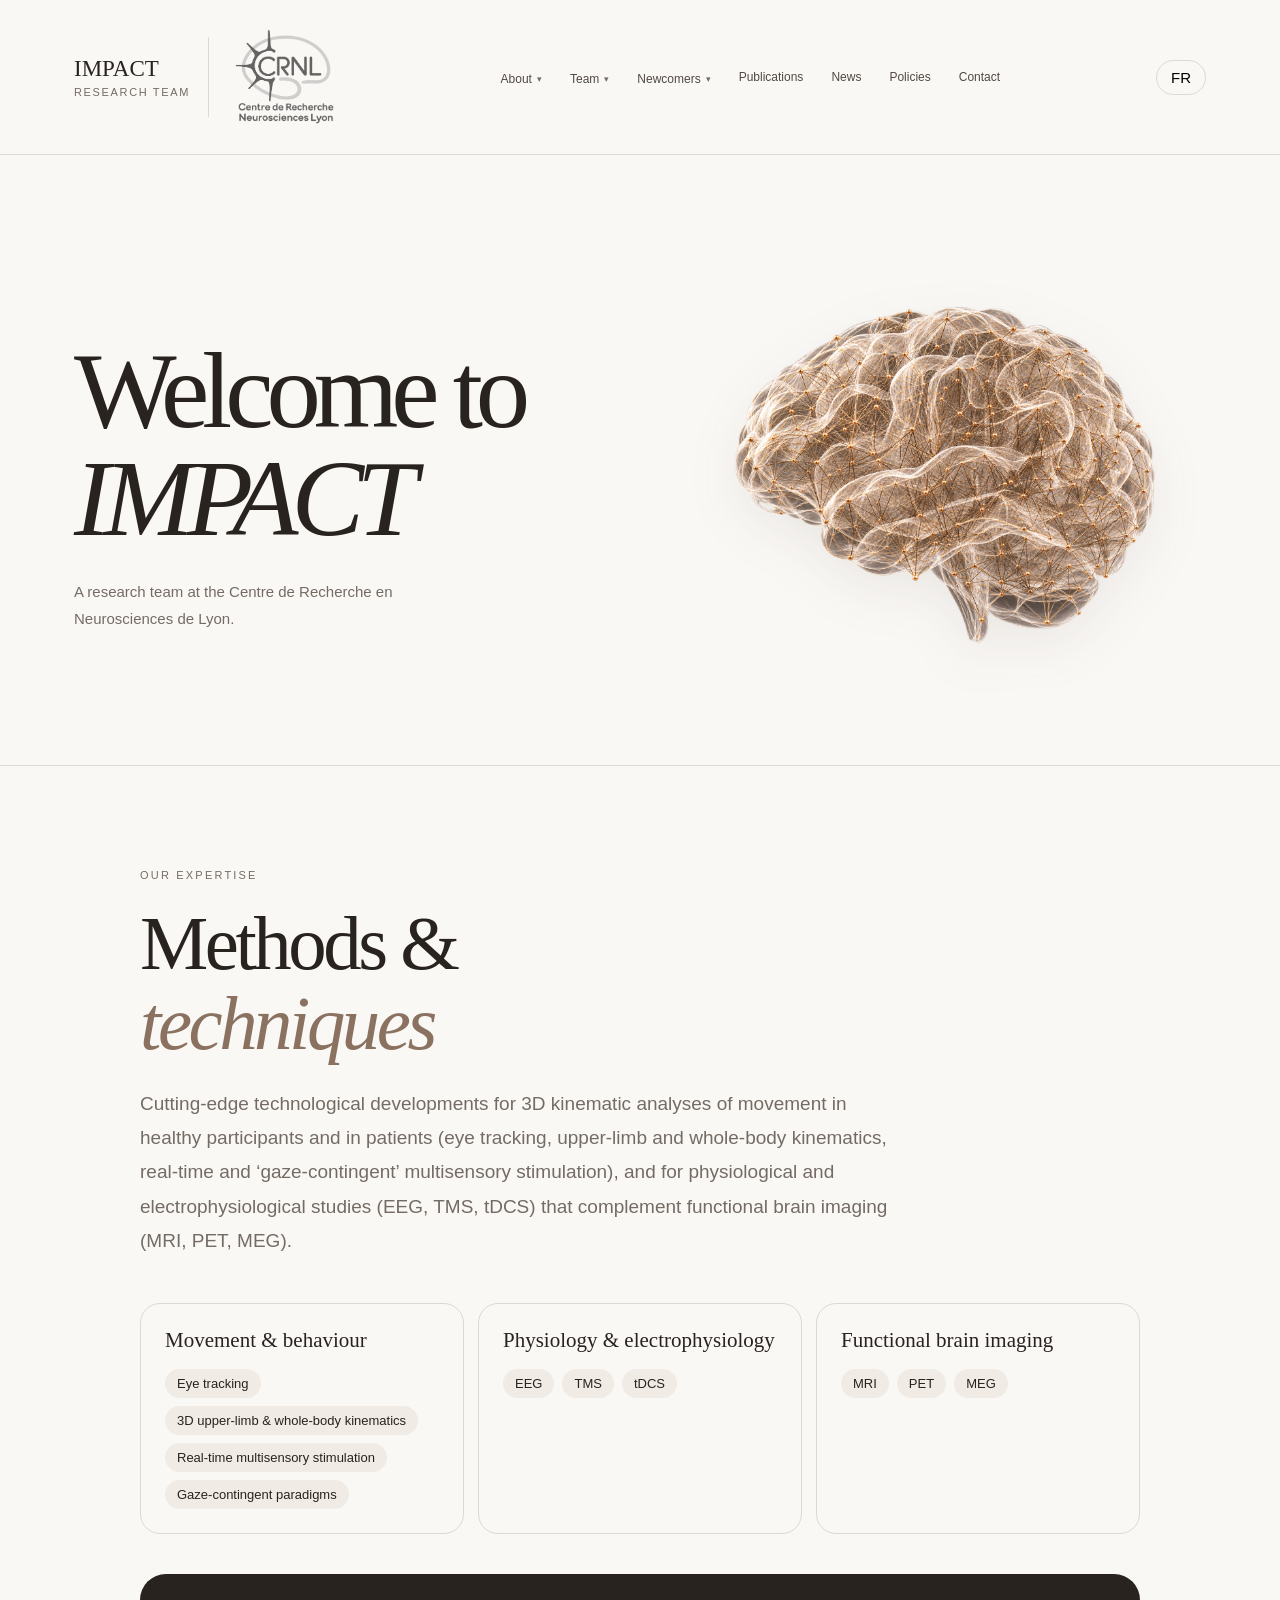
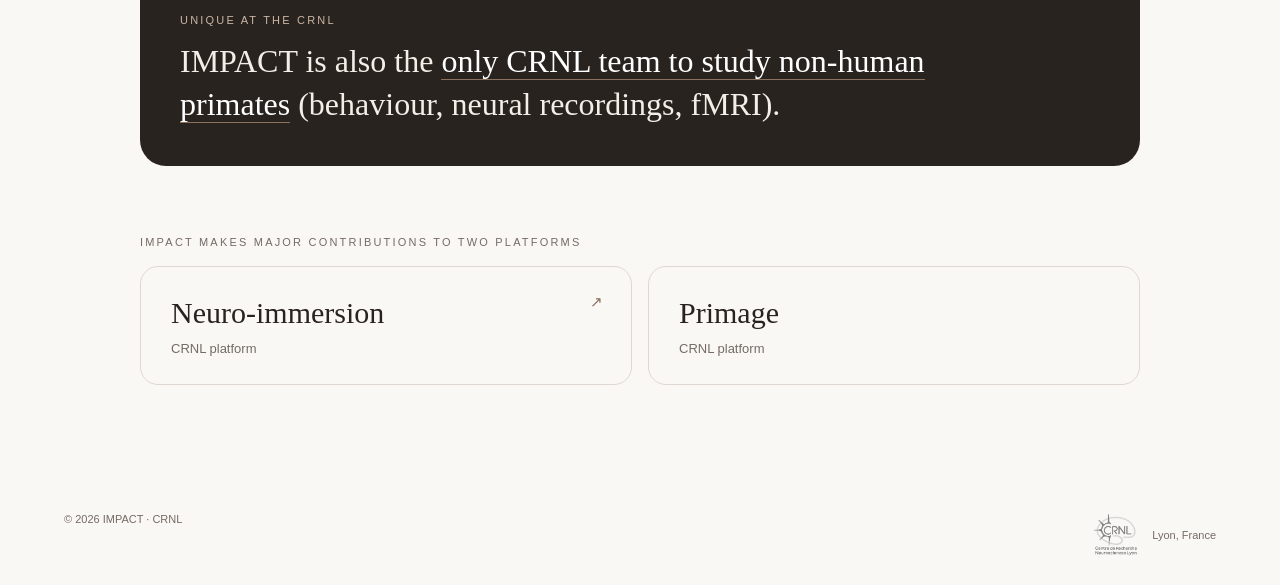
<file: index.html>
<!doctype html>
<html lang="en">
 <head>
  <meta charset="utf-8"/>
  <meta content="width=device-width, initial-scale=1" name="viewport"/>
  <meta content="IMPACT, a research team at the Centre de Recherche en Neurosciences de Lyon (CRNL)." name="description"/>
  <title>IMPACT — CRNL</title>
  <link rel="stylesheet" href="style.css"/>
 </head>
 <body data-page="home">
  <header>
   <div class="nav">

<!-- IMPACT TEAM AND CRNL AFFILIATION -->
<div class="brand-group">

  <a class="logo" href="index.html">
    IMPACT
    <small>RESEARCH TEAM</small>
  </a>

  <div class="brand-divider"></div>

  <a
    class="crnl-brand"
    href="https://www.crnl.fr/"
    target="_blank"
    rel="noopener noreferrer"
    aria-label="Centre de Recherche en Neurosciences de Lyon"
  >
    <img
      src="crnl-logo.png"
      alt="CRNL – Centre de Recherche en Neurosciences de Lyon"
      title="Centre de Recherche en Neurosciences de Lyon"
      class="crnl-logo"
      onerror="this.closest('.crnl-brand').style.display='none'; document.querySelector('.brand-divider').style.display='none';"
    />
  </a>

</div>

    <nav>
     <div class="dropdown">
      <a data-en="About" data-fr="À propos" href="about.html" data-page="about">About</a>
      <div class="dropdown-menu">
       <div class="dropdown-menu-inner">
        <a data-en="A CRNL team" data-fr="Une équipe du CRNL" href="about.html">A CRNL team</a>
       </div>
      </div>
     </div>
     <div class="dropdown">
      <a data-en="Team" data-fr="Équipe" href="team.html" data-page="team">Team</a>
      <div class="dropdown-menu">
       <div class="dropdown-menu-inner">
        <a data-en="Researchers" data-fr="Chercheurs" href="team.html#researchers">Researchers</a>
        <a data-en="Technical staff" data-fr="Personnel technique" href="team.html#technical-staff">Technical staff</a>
        <a data-en="Administrative staff" data-fr="Personnel administratif" href="team.html#administrative-staff">Administrative staff</a>
       </div>
      </div>
     </div>
     <div class="dropdown">
      <a data-en="Newcomers" data-fr="Nouveaux arrivants" href="newcomers.html" data-page="newcomers">Newcomers</a>
      <div class="dropdown-menu">
       <div class="dropdown-menu-inner">
        <a data-en="Guide" data-fr="Guide" href="newcomers.html">Guide</a>
       </div>
      </div>
     </div>
     <a href="publications.html" data-page="publications">Publications</a>
     <a data-en="News" data-fr="Actualités" href="news.html" data-page="news">News</a>
     <a data-en="Policies" data-fr="Règles et chartes" href="policies.html" data-page="policies">Policies</a>
     <a href="contact.html" data-page="contact">Contact</a>
    </nav>
    <button aria-label="Change language" class="language" id="language">
     FR
    </button>
   </div>
  </header>
  <main>
   <section class="hero" id="home">
    <div>


     <h1 data-en="Welcome to&lt;br&gt;&lt;em&gt;IMPACT&lt;/em&gt;" data-fr="Bienvenue chez&lt;br&gt;&lt;em&gt;IMPACT&lt;/em&gt;">
      Welcome to
      <br/>
      <em>
       IMPACT
      </em>
     </h1>
     <p data-en="A research team at the Centre de Recherche en Neurosciences de Lyon." data-fr="Une équipe de recherche du Centre de Recherche en Neurosciences de Lyon.">
      A research team at the Centre de Recherche en Neurosciences de Lyon.
     </p>
    </div>
    <div class="brain-wrap">
     <img alt="Illustration of a brain made of neural connections" class="brain" src="Translucent%20Neural%20Network%20Brain.png"/>
    </div>
   </section>

   <!-- ===== METHODS & TECHNIQUES ===== -->
   <section class="story-section" id="methods">
    <div class="story-inner">
     <div class="eyebrow reveal" data-en="Our expertise" data-fr="Notre expertise">Our expertise</div>
     <h2 class="reveal" data-en="Methods &amp;&lt;br&gt;&lt;em&gt;techniques&lt;/em&gt;" data-fr="Méthodes et&lt;br&gt;&lt;em&gt;techniques&lt;/em&gt;">Methods &amp;<br><em>techniques</em></h2>
     <p class="reveal about-text" data-en="Cutting-edge technological developments for 3D kinematic analyses of movement in healthy participants and in patients (eye tracking, upper-limb and whole-body kinematics, real-time and ‘gaze-contingent’ multisensory stimulation), and for physiological and electrophysiological studies (EEG, TMS, tDCS) that complement functional brain imaging (MRI, PET, MEG)." data-fr="Développements technologiques de pointe pour les analyses cinématiques en 3D des mouvements chez des sujets sains et chez les patients (oculométrie, cinématique des membres supérieurs et du corps entier, stimulations multisensorielles en temps réel et ‘gaze-contingent’) et pour des études physiologiques et électrophysiologiques complémentaires de l'imagerie cérébrale (EEG, TMS, tDCS) et fonctionnelle (IRM, TEP, MEG).">Cutting-edge technological developments for 3D kinematic analyses of movement in healthy participants and in patients (eye tracking, upper-limb and whole-body kinematics, real-time and ‘gaze-contingent’ multisensory stimulation), and for physiological and electrophysiological studies (EEG, TMS, tDCS) that complement functional brain imaging (MRI, PET, MEG).</p>

     <div class="tech-grid">
      <div class="tech-group reveal"><span class="tech-title" data-en="Movement &amp; behaviour" data-fr="Mouvement et comportement">Movement & behaviour</span><div class="chips-light"><span class="chip"><span data-en="Eye tracking" data-fr="Oculométrie">Eye tracking</span></span><span class="chip"><span data-en="3D upper-limb &amp; whole-body kinematics" data-fr="Cinématique 3D des membres supérieurs et du corps entier">3D upper-limb & whole-body kinematics</span></span><span class="chip"><span data-en="Real-time multisensory stimulation" data-fr="Stimulations multisensorielles en temps réel">Real-time multisensory stimulation</span></span><span class="chip"><span data-en="Gaze-contingent paradigms" data-fr="Paradigmes « gaze-contingent »">Gaze-contingent paradigms</span></span></div></div>
      <div class="tech-group reveal delay-1"><span class="tech-title" data-en="Physiology &amp; electrophysiology" data-fr="Physiologie et électrophysiologie">Physiology & electrophysiology</span><div class="chips-light"><span class="chip"><span data-en="EEG" data-fr="EEG">EEG</span></span><span class="chip"><span data-en="TMS" data-fr="TMS">TMS</span></span><span class="chip"><span data-en="tDCS" data-fr="tDCS">tDCS</span></span></div></div>
      <div class="tech-group reveal delay-2"><span class="tech-title" data-en="Functional brain imaging" data-fr="Imagerie cérébrale fonctionnelle">Functional brain imaging</span><div class="chips-light"><span class="chip"><span data-en="MRI" data-fr="IRM">MRI</span></span><span class="chip"><span data-en="PET" data-fr="TEP">PET</span></span><span class="chip"><span data-en="MEG" data-fr="MEG">MEG</span></span></div></div>
     </div>

     <div class="highlight reveal">
      <div class="highlight-kicker" data-en="Unique at the CRNL" data-fr="Unique au CRNL">Unique at the CRNL</div>
      <p data-en="IMPACT is also the &lt;b&gt;only CRNL team to study non-human primates&lt;/b&gt; (behaviour, neural recordings, fMRI)." data-fr="IMPACT est également la &lt;b&gt;seule équipe du CRNL à étudier les primates non humains&lt;/b&gt; (comportement, enregistrement neuronal, IRMf).">IMPACT is also the <b>only CRNL team to study non-human primates</b> (behaviour, neural recordings, fMRI).</p>
     </div>

     <span class="leads-title reveal" data-en="IMPACT makes major contributions to two platforms" data-fr="IMPACT offre des contributions majeures aux plateformes">IMPACT makes major contributions to two platforms</span>
     <div class="leads">
      <a class="lead-card platform reveal" href="https://www.crnl.fr/fr/plateforme/neuro-immersion" target="_blank" rel="noopener noreferrer"><strong>Neuro-immersion</strong><span data-en="CRNL platform" data-fr="Plateforme du CRNL">CRNL platform</span><i aria-hidden="true">↗</i></a>
      <div class="lead-card platform reveal delay-1"><strong>Primage</strong><span data-en="CRNL platform" data-fr="Plateforme du CRNL">CRNL platform</span></div>
     </div>
    </div>
   </section>

  </main>
  <footer>
   <span>
    ©
    <span id="year">
    </span>
    IMPACT · CRNL
   </span>
   <a class="footer-brand" href="https://www.crnl.fr/" target="_blank" rel="noopener noreferrer">
    <img src="crnl-logo.png" alt="CRNL" class="footer-logo" onerror="this.style.display='none'"/>
    Lyon, France
   </a>
  </footer>
  <script src="main.js"></script>
 </body>
</html>
</file>
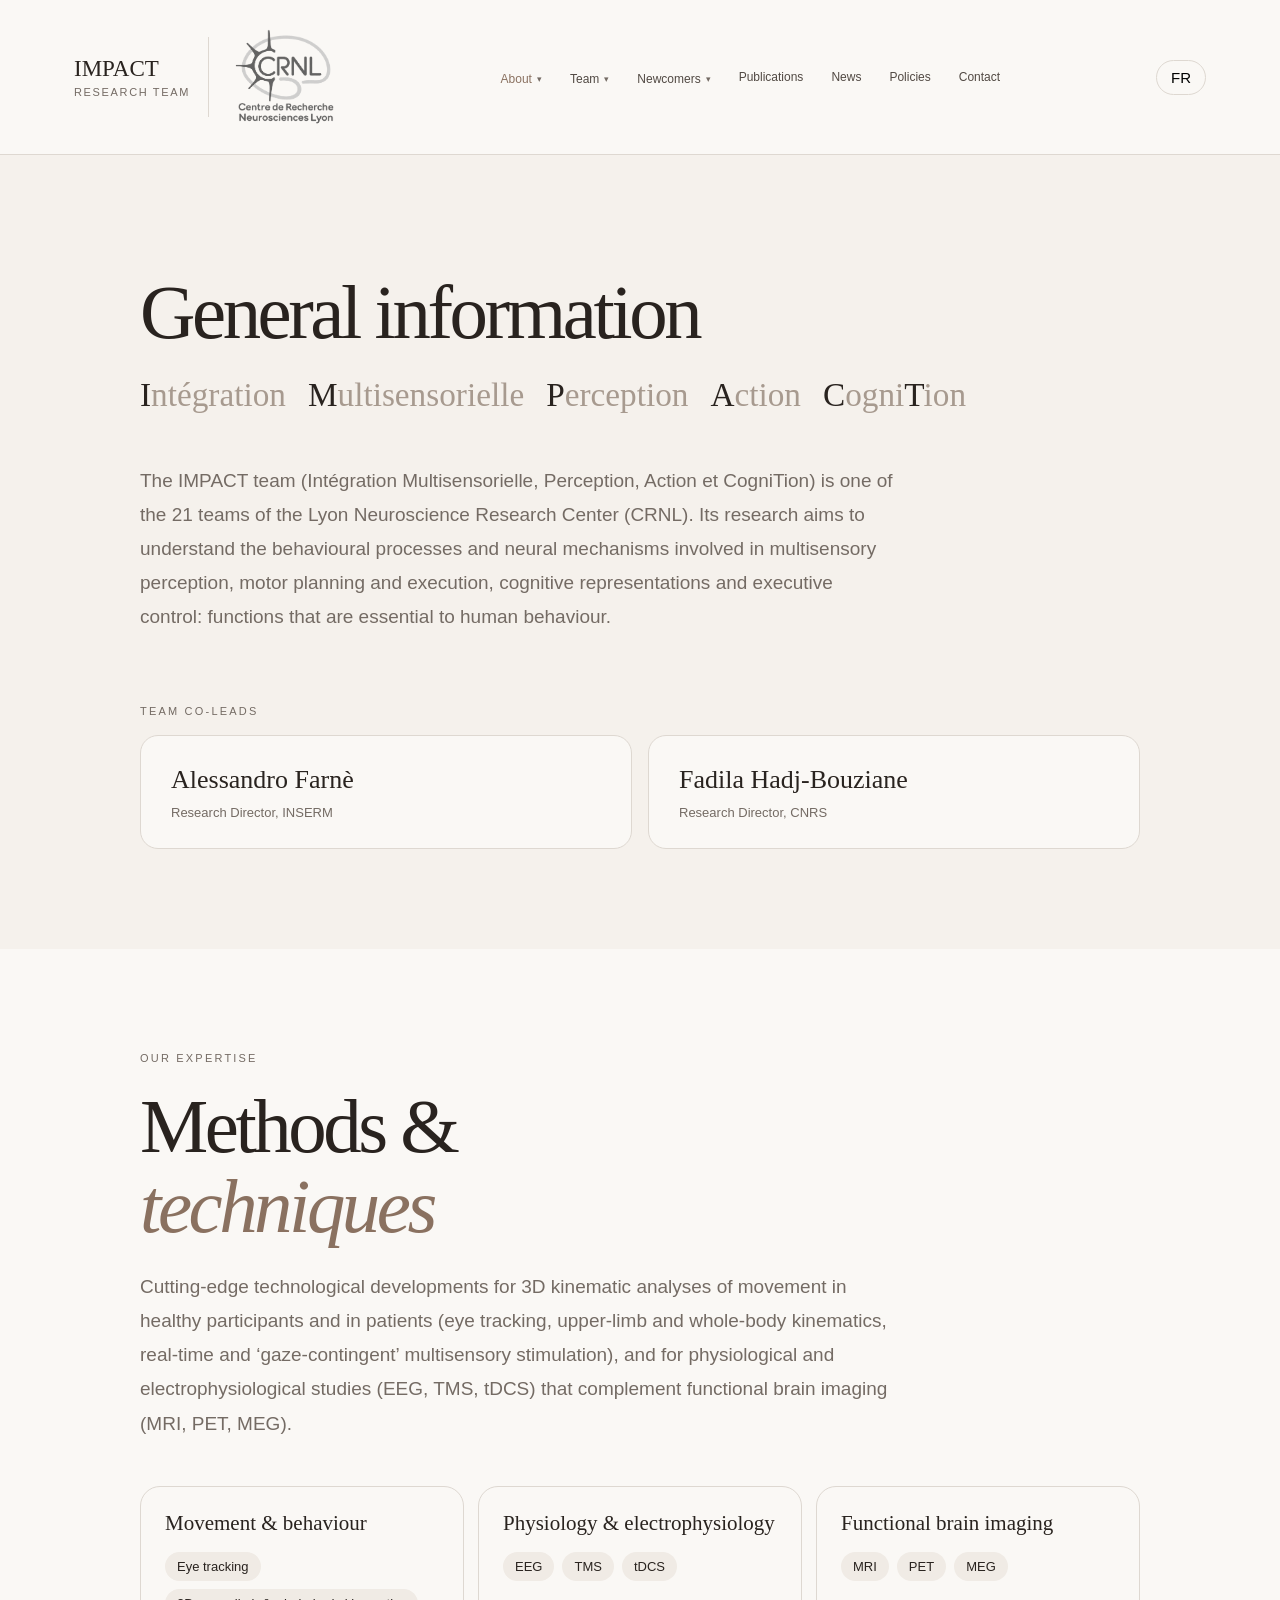
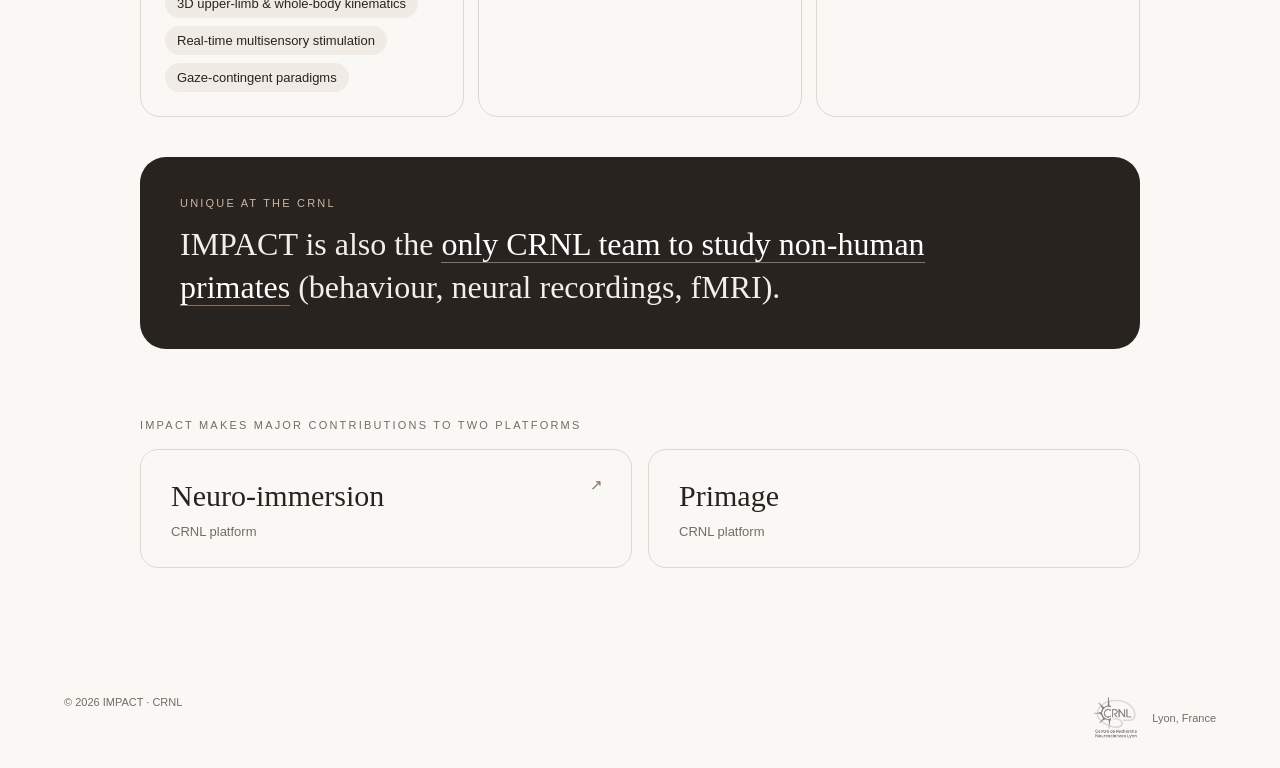
<file: about.html>
<!doctype html>
<html lang="en">
 <head>
  <meta charset="utf-8"/>
  <meta content="width=device-width, initial-scale=1" name="viewport"/>
  <meta content="IMPACT, a research team at the Centre de Recherche en Neurosciences de Lyon (CRNL)." name="description"/>
  <title>About — IMPACT · CRNL</title>
  <link rel="stylesheet" href="style.css"/>
 </head>
 <body data-page="about">
  <header>
   <div class="nav">

<!-- IMPACT TEAM AND CRNL AFFILIATION -->
<div class="brand-group">

  <a class="logo" href="index.html">
    IMPACT
    <small>RESEARCH TEAM</small>
  </a>

  <div class="brand-divider"></div>

  <a
    class="crnl-brand"
    href="https://www.crnl.fr/"
    target="_blank"
    rel="noopener noreferrer"
    aria-label="Centre de Recherche en Neurosciences de Lyon"
  >
    <img
      src="crnl-logo.png"
      alt="CRNL – Centre de Recherche en Neurosciences de Lyon"
      title="Centre de Recherche en Neurosciences de Lyon"
      class="crnl-logo"
      onerror="this.closest('.crnl-brand').style.display='none'; document.querySelector('.brand-divider').style.display='none';"
    />
  </a>

</div>

    <nav>
     <div class="dropdown">
      <a data-en="About" data-fr="À propos" href="about.html" data-page="about">About</a>
      <div class="dropdown-menu">
       <div class="dropdown-menu-inner">
        <a data-en="A CRNL team" data-fr="Une équipe du CRNL" href="about.html">A CRNL team</a>
       </div>
      </div>
     </div>
     <div class="dropdown">
      <a data-en="Team" data-fr="Équipe" href="team.html" data-page="team">Team</a>
      <div class="dropdown-menu">
       <div class="dropdown-menu-inner">
        <a data-en="Researchers" data-fr="Chercheurs" href="team.html#researchers">Researchers</a>
        <a data-en="Technical staff" data-fr="Personnel technique" href="team.html#technical-staff">Technical staff</a>
        <a data-en="Administrative staff" data-fr="Personnel administratif" href="team.html#administrative-staff">Administrative staff</a>
       </div>
      </div>
     </div>
     <div class="dropdown">
      <a data-en="Newcomers" data-fr="Nouveaux arrivants" href="newcomers.html" data-page="newcomers">Newcomers</a>
      <div class="dropdown-menu">
       <div class="dropdown-menu-inner">
        <a data-en="Guide" data-fr="Guide" href="newcomers.html">Guide</a>
       </div>
      </div>
     </div>
     <a href="publications.html" data-page="publications">Publications</a>
     <a data-en="News" data-fr="Actualités" href="news.html" data-page="news">News</a>
     <a data-en="Policies" data-fr="Règles et chartes" href="policies.html" data-page="policies">Policies</a>
     <a href="contact.html" data-page="contact">Contact</a>
    </nav>
    <button aria-label="Change language" class="language" id="language">
     FR
    </button>
   </div>
  </header>
  <main class="story">
   <!-- ===== GENERAL INFORMATION ===== -->
   <section class="story-section" id="general-information">
    <div class="story-inner">
     <h2 class="reveal" data-en="General information" data-fr="Informations générales">General information</h2>

     <div class="acronym reveal delay-1" aria-label="IMPACT : Intégration Multisensorielle, Perception, Action et CogniTion">
      <span><b>I</b>ntégration</span>
      <span><b>M</b>ultisensorielle</span>
      <span><b>P</b>erception</span>
      <span><b>A</b>ction</span>
      <span><b>C</b>ogni<b>T</b>ion</span>
     </div>

     <p class="reveal about-text" data-en="The IMPACT team (Intégration Multisensorielle, Perception, Action et CogniTion) is one of the 21 teams of the Lyon Neuroscience Research Center (CRNL). Its research aims to understand the behavioural processes and neural mechanisms involved in multisensory perception, motor planning and execution, cognitive representations and executive control: functions that are essential to human behaviour." data-fr="L'équipe IMPACT (Intégration Multisensorielle, Perception, Action et CogniTion) est l'une des 21 équipes du Centre de Recherche en Neurosciences de Lyon (CRNL). Ses recherches visent à comprendre les processus comportementaux et les mécanismes neuronaux impliqués dans la perception multisensorielle, la planification et l'exécution motrices, les représentations cognitives et le contrôle exécutif, des fonctions essentielles au comportement humain.">The IMPACT team (Intégration Multisensorielle, Perception, Action et CogniTion) is one of the 21 teams of the Lyon Neuroscience Research Center (CRNL). Its research aims to understand the behavioural processes and neural mechanisms involved in multisensory perception, motor planning and execution, cognitive representations and executive control: functions that are essential to human behaviour.</p>

     <div class="leads-title reveal" data-en="Team co-leads" data-fr="Codirection de l'équipe">Team co-leads</div>
     <div class="leads">
      <div class="lead-card reveal">
       <strong>Alessandro Farnè</strong>
       <span data-en="Research Director, INSERM" data-fr="Directeur de recherche, INSERM">Research Director, INSERM</span>
      </div>
      <div class="lead-card reveal delay-1">
       <strong>Fadila Hadj-Bouziane</strong>
       <span data-en="Research Director, CNRS" data-fr="Directrice de recherche, CNRS">Research Director, CNRS</span>
      </div>
     </div>
    </div>
   </section>

   <!-- ===== METHODS & TECHNIQUES ===== -->
   <section class="story-section" id="methods">
    <div class="story-inner">
     <div class="eyebrow reveal" data-en="Our expertise" data-fr="Notre expertise">Our expertise</div>
     <h2 class="reveal" data-en="Methods &amp;&lt;br&gt;&lt;em&gt;techniques&lt;/em&gt;" data-fr="Méthodes et&lt;br&gt;&lt;em&gt;techniques&lt;/em&gt;">Methods &amp;<br><em>techniques</em></h2>
     <p class="reveal about-text" data-en="Cutting-edge technological developments for 3D kinematic analyses of movement in healthy participants and in patients (eye tracking, upper-limb and whole-body kinematics, real-time and ‘gaze-contingent’ multisensory stimulation), and for physiological and electrophysiological studies (EEG, TMS, tDCS) that complement functional brain imaging (MRI, PET, MEG)." data-fr="Développements technologiques de pointe pour les analyses cinématiques en 3D des mouvements chez des sujets sains et chez les patients (oculométrie, cinématique des membres supérieurs et du corps entier, stimulations multisensorielles en temps réel et ‘gaze-contingent’) et pour des études physiologiques et électrophysiologiques complémentaires de l'imagerie cérébrale (EEG, TMS, tDCS) et fonctionnelle (IRM, TEP, MEG).">Cutting-edge technological developments for 3D kinematic analyses of movement in healthy participants and in patients (eye tracking, upper-limb and whole-body kinematics, real-time and ‘gaze-contingent’ multisensory stimulation), and for physiological and electrophysiological studies (EEG, TMS, tDCS) that complement functional brain imaging (MRI, PET, MEG).</p>

     <div class="tech-grid">
      <div class="tech-group reveal"><span class="tech-title" data-en="Movement &amp; behaviour" data-fr="Mouvement et comportement">Movement & behaviour</span><div class="chips-light"><span class="chip"><span data-en="Eye tracking" data-fr="Oculométrie">Eye tracking</span></span><span class="chip"><span data-en="3D upper-limb &amp; whole-body kinematics" data-fr="Cinématique 3D des membres supérieurs et du corps entier">3D upper-limb & whole-body kinematics</span></span><span class="chip"><span data-en="Real-time multisensory stimulation" data-fr="Stimulations multisensorielles en temps réel">Real-time multisensory stimulation</span></span><span class="chip"><span data-en="Gaze-contingent paradigms" data-fr="Paradigmes « gaze-contingent »">Gaze-contingent paradigms</span></span></div></div>
      <div class="tech-group reveal delay-1"><span class="tech-title" data-en="Physiology &amp; electrophysiology" data-fr="Physiologie et électrophysiologie">Physiology & electrophysiology</span><div class="chips-light"><span class="chip"><span data-en="EEG" data-fr="EEG">EEG</span></span><span class="chip"><span data-en="TMS" data-fr="TMS">TMS</span></span><span class="chip"><span data-en="tDCS" data-fr="tDCS">tDCS</span></span></div></div>
      <div class="tech-group reveal delay-2"><span class="tech-title" data-en="Functional brain imaging" data-fr="Imagerie cérébrale fonctionnelle">Functional brain imaging</span><div class="chips-light"><span class="chip"><span data-en="MRI" data-fr="IRM">MRI</span></span><span class="chip"><span data-en="PET" data-fr="TEP">PET</span></span><span class="chip"><span data-en="MEG" data-fr="MEG">MEG</span></span></div></div>
     </div>

     <div class="highlight reveal">
      <div class="highlight-kicker" data-en="Unique at the CRNL" data-fr="Unique au CRNL">Unique at the CRNL</div>
      <p data-en="IMPACT is also the &lt;b&gt;only CRNL team to study non-human primates&lt;/b&gt; (behaviour, neural recordings, fMRI)." data-fr="IMPACT est également la &lt;b&gt;seule équipe du CRNL à étudier les primates non humains&lt;/b&gt; (comportement, enregistrement neuronal, IRMf).">IMPACT is also the <b>only CRNL team to study non-human primates</b> (behaviour, neural recordings, fMRI).</p>
     </div>

     <span class="leads-title reveal" data-en="IMPACT makes major contributions to two platforms" data-fr="IMPACT offre des contributions majeures aux plateformes">IMPACT makes major contributions to two platforms</span>
     <div class="leads">
      <a class="lead-card platform reveal" href="https://www.crnl.fr/fr/plateforme/neuro-immersion" target="_blank" rel="noopener noreferrer"><strong>Neuro-immersion</strong><span data-en="CRNL platform" data-fr="Plateforme du CRNL">CRNL platform</span><i aria-hidden="true">↗</i></a>
      <div class="lead-card platform reveal delay-1"><strong>Primage</strong><span data-en="CRNL platform" data-fr="Plateforme du CRNL">CRNL platform</span></div>
     </div>
    </div>
   </section>
  </main>
  <footer>
   <span>
    ©
    <span id="year">
    </span>
    IMPACT · CRNL
   </span>
   <a class="footer-brand" href="https://www.crnl.fr/" target="_blank" rel="noopener noreferrer">
    <img src="crnl-logo.png" alt="CRNL" class="footer-logo" onerror="this.style.display='none'"/>
    Lyon, France
   </a>
  </footer>
  <script src="main.js"></script>
 </body>
</html>
</file>
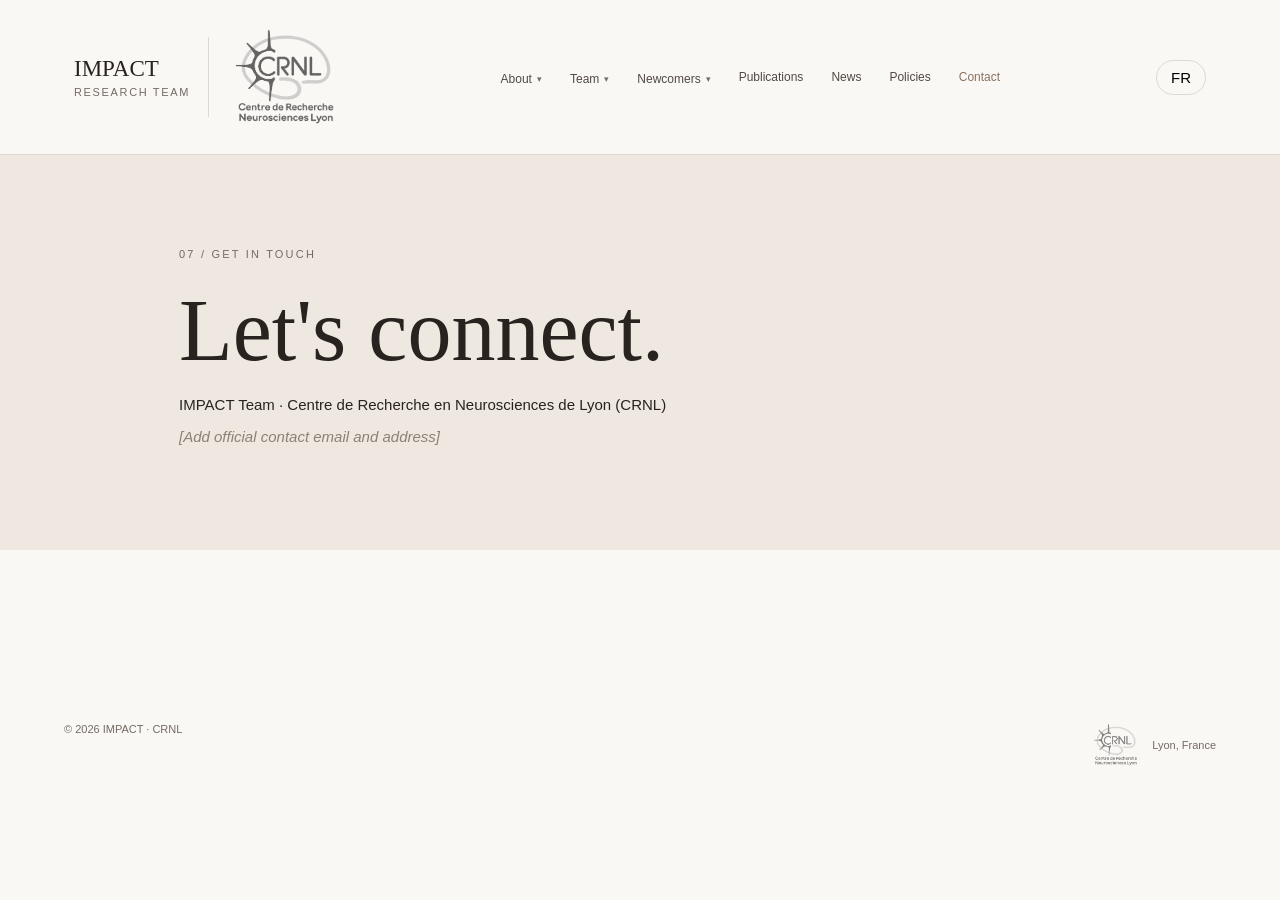
<file: contact.html>
<!doctype html>
<html lang="en">
 <head>
  <meta charset="utf-8"/>
  <meta content="width=device-width, initial-scale=1" name="viewport"/>
  <meta content="IMPACT, a research team at the Centre de Recherche en Neurosciences de Lyon (CRNL)." name="description"/>
  <title>Contact — IMPACT · CRNL</title>
  <link rel="stylesheet" href="style.css"/>
 </head>
 <body data-page="contact">
  <header>
   <div class="nav">

<!-- IMPACT TEAM AND CRNL AFFILIATION -->
<div class="brand-group">

  <a class="logo" href="index.html">
    IMPACT
    <small>RESEARCH TEAM</small>
  </a>

  <div class="brand-divider"></div>

  <a
    class="crnl-brand"
    href="https://www.crnl.fr/"
    target="_blank"
    rel="noopener noreferrer"
    aria-label="Centre de Recherche en Neurosciences de Lyon"
  >
    <img
      src="crnl-logo.png"
      alt="CRNL – Centre de Recherche en Neurosciences de Lyon"
      title="Centre de Recherche en Neurosciences de Lyon"
      class="crnl-logo"
      onerror="this.closest('.crnl-brand').style.display='none'; document.querySelector('.brand-divider').style.display='none';"
    />
  </a>

</div>

    <nav>
     <div class="dropdown">
      <a data-en="About" data-fr="À propos" href="about.html" data-page="about">About</a>
      <div class="dropdown-menu">
       <div class="dropdown-menu-inner">
        <a data-en="A CRNL team" data-fr="Une équipe du CRNL" href="about.html">A CRNL team</a>
       </div>
      </div>
     </div>
     <div class="dropdown">
      <a data-en="Team" data-fr="Équipe" href="team.html" data-page="team">Team</a>
      <div class="dropdown-menu">
       <div class="dropdown-menu-inner">
        <a data-en="Researchers" data-fr="Chercheurs" href="team.html#researchers">Researchers</a>
        <a data-en="Technical staff" data-fr="Personnel technique" href="team.html#technical-staff">Technical staff</a>
        <a data-en="Administrative staff" data-fr="Personnel administratif" href="team.html#administrative-staff">Administrative staff</a>
       </div>
      </div>
     </div>
     <div class="dropdown">
      <a data-en="Newcomers" data-fr="Nouveaux arrivants" href="newcomers.html" data-page="newcomers">Newcomers</a>
      <div class="dropdown-menu">
       <div class="dropdown-menu-inner">
        <a data-en="Guide" data-fr="Guide" href="newcomers.html">Guide</a>
       </div>
      </div>
     </div>
     <a href="publications.html" data-page="publications">Publications</a>
     <a data-en="News" data-fr="Actualités" href="news.html" data-page="news">News</a>
     <a data-en="Policies" data-fr="Règles et chartes" href="policies.html" data-page="policies">Policies</a>
     <a href="contact.html" data-page="contact">Contact</a>
    </nav>
    <button aria-label="Change language" class="language" id="language">
     FR
    </button>
   </div>
  </header>
  <main class="page">
   <section class="contact" id="contact">
    <div class="inner">
     <div class="eyebrow" data-en="07 / Get in touch" data-fr="07 / Nous contacter">
      07 / Get in touch
     </div>
     <h2 data-en="Let's connect." data-fr="Échangeons.">
      Let's connect.
     </h2>
     <p>
      IMPACT Team · Centre de Recherche en Neurosciences de Lyon (CRNL)
     </p>
     <p class="placeholder" data-en="[Add official contact email and address]" data-fr="[Ajouter l'adresse et l'e-mail officiels]">
      [Add official contact email and address]
     </p>
    </div>
   </section>
  </main>
  <footer>
   <span>
    ©
    <span id="year">
    </span>
    IMPACT · CRNL
   </span>
   <a class="footer-brand" href="https://www.crnl.fr/" target="_blank" rel="noopener noreferrer">
    <img src="crnl-logo.png" alt="CRNL" class="footer-logo" onerror="this.style.display='none'"/>
    Lyon, France
   </a>
  </footer>
  <script src="main.js"></script>
 </body>
</html>
</file>
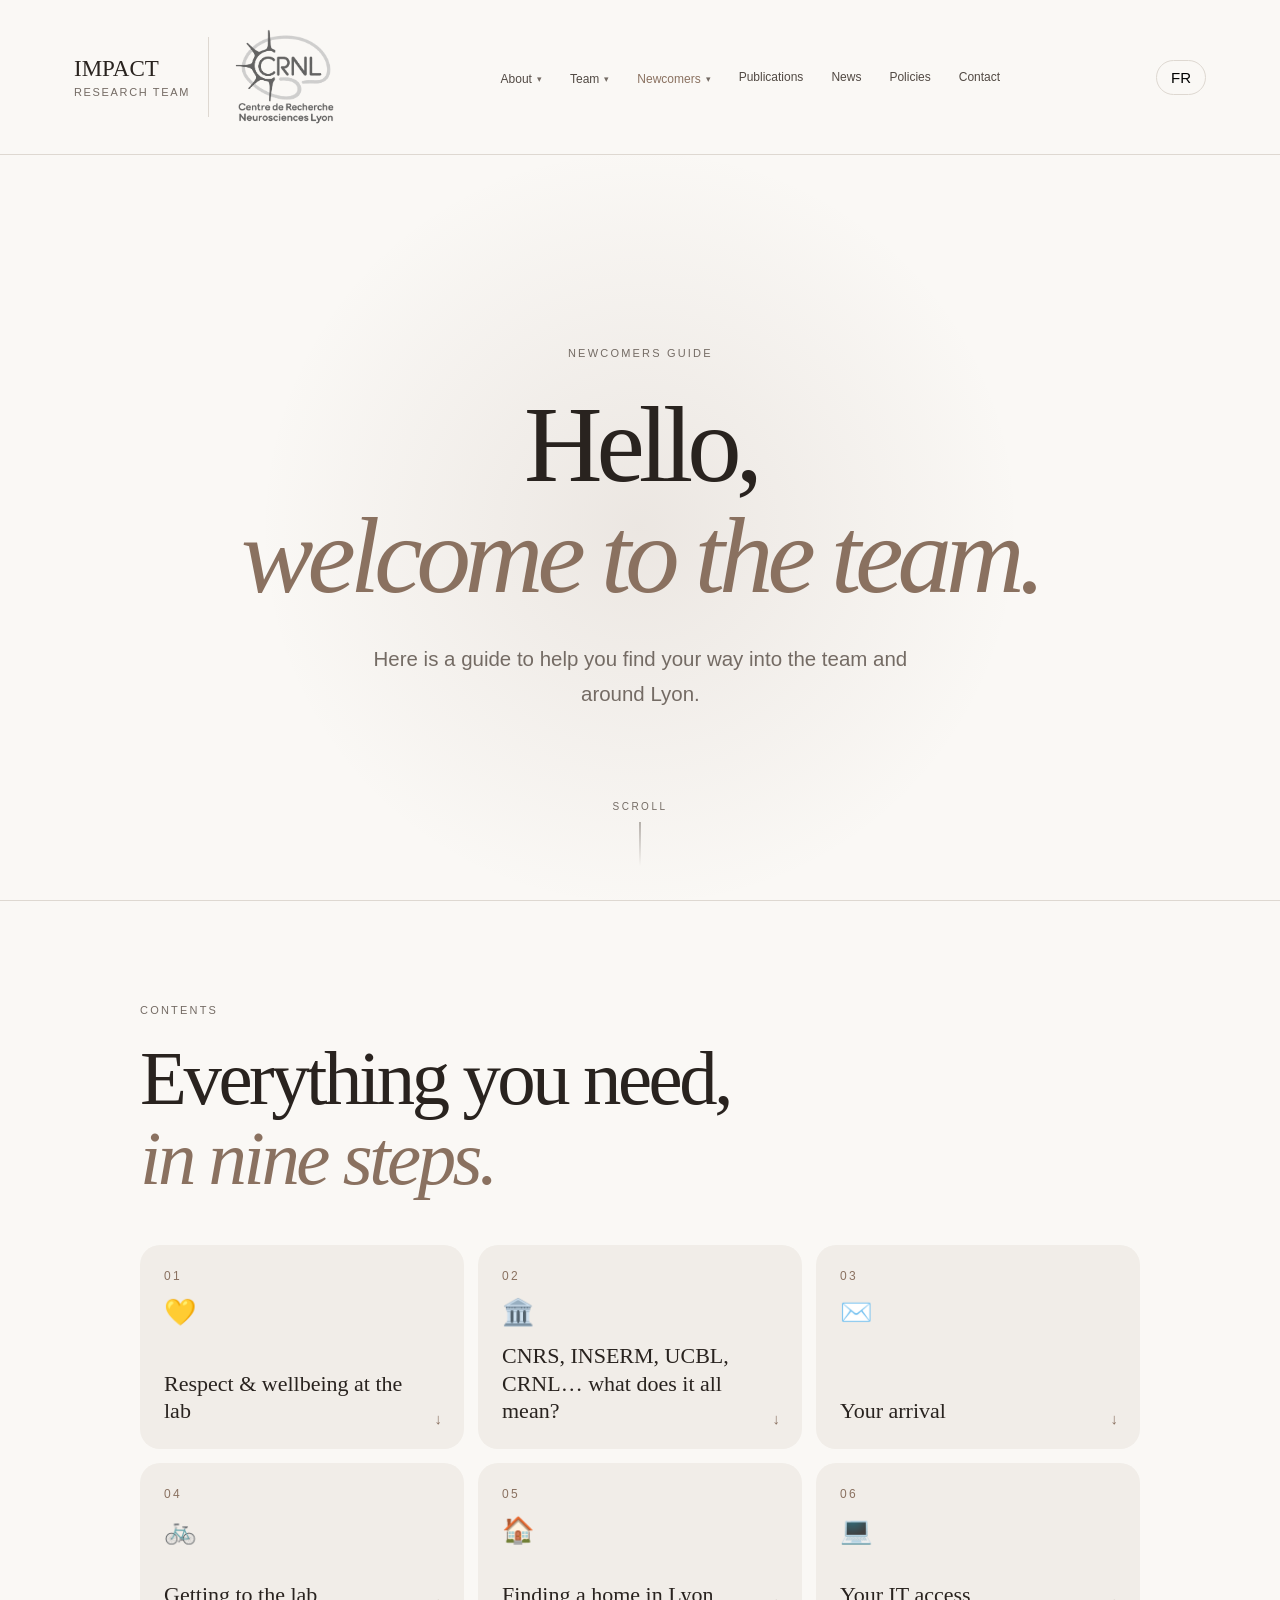
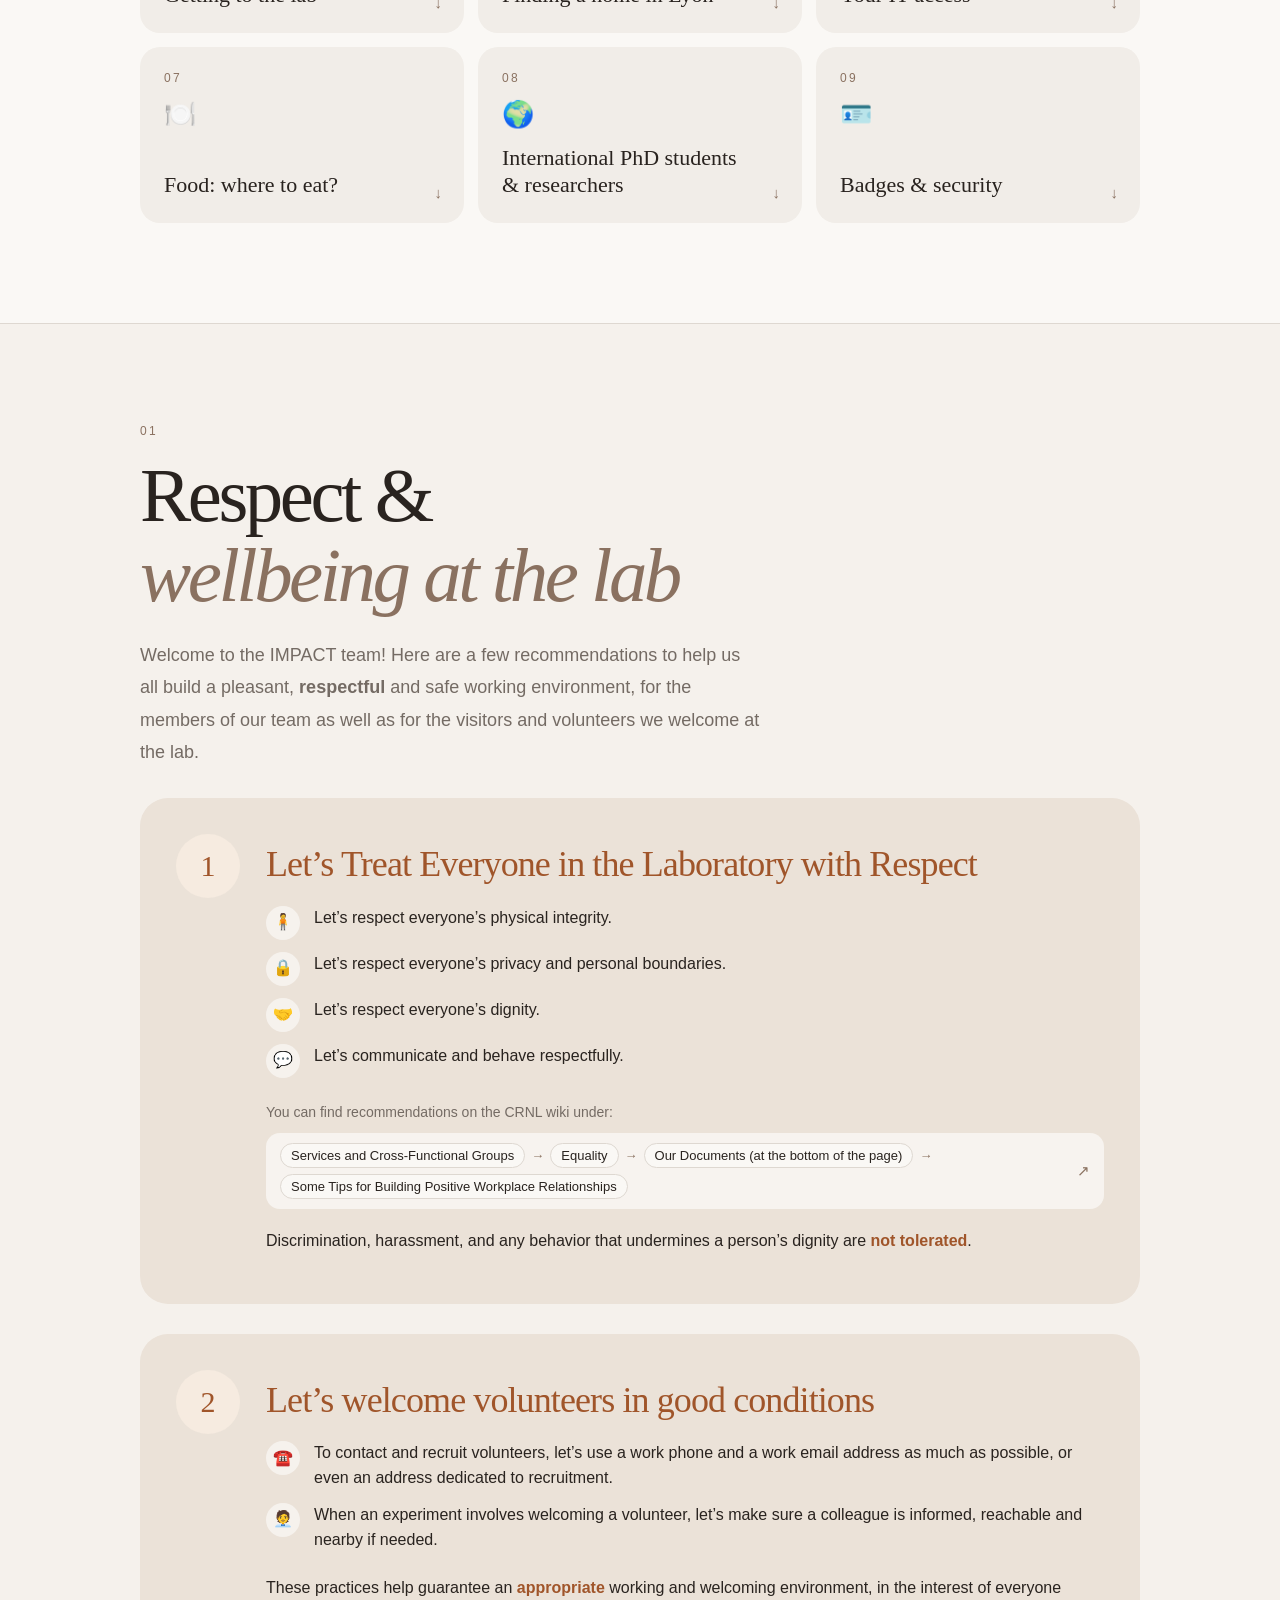
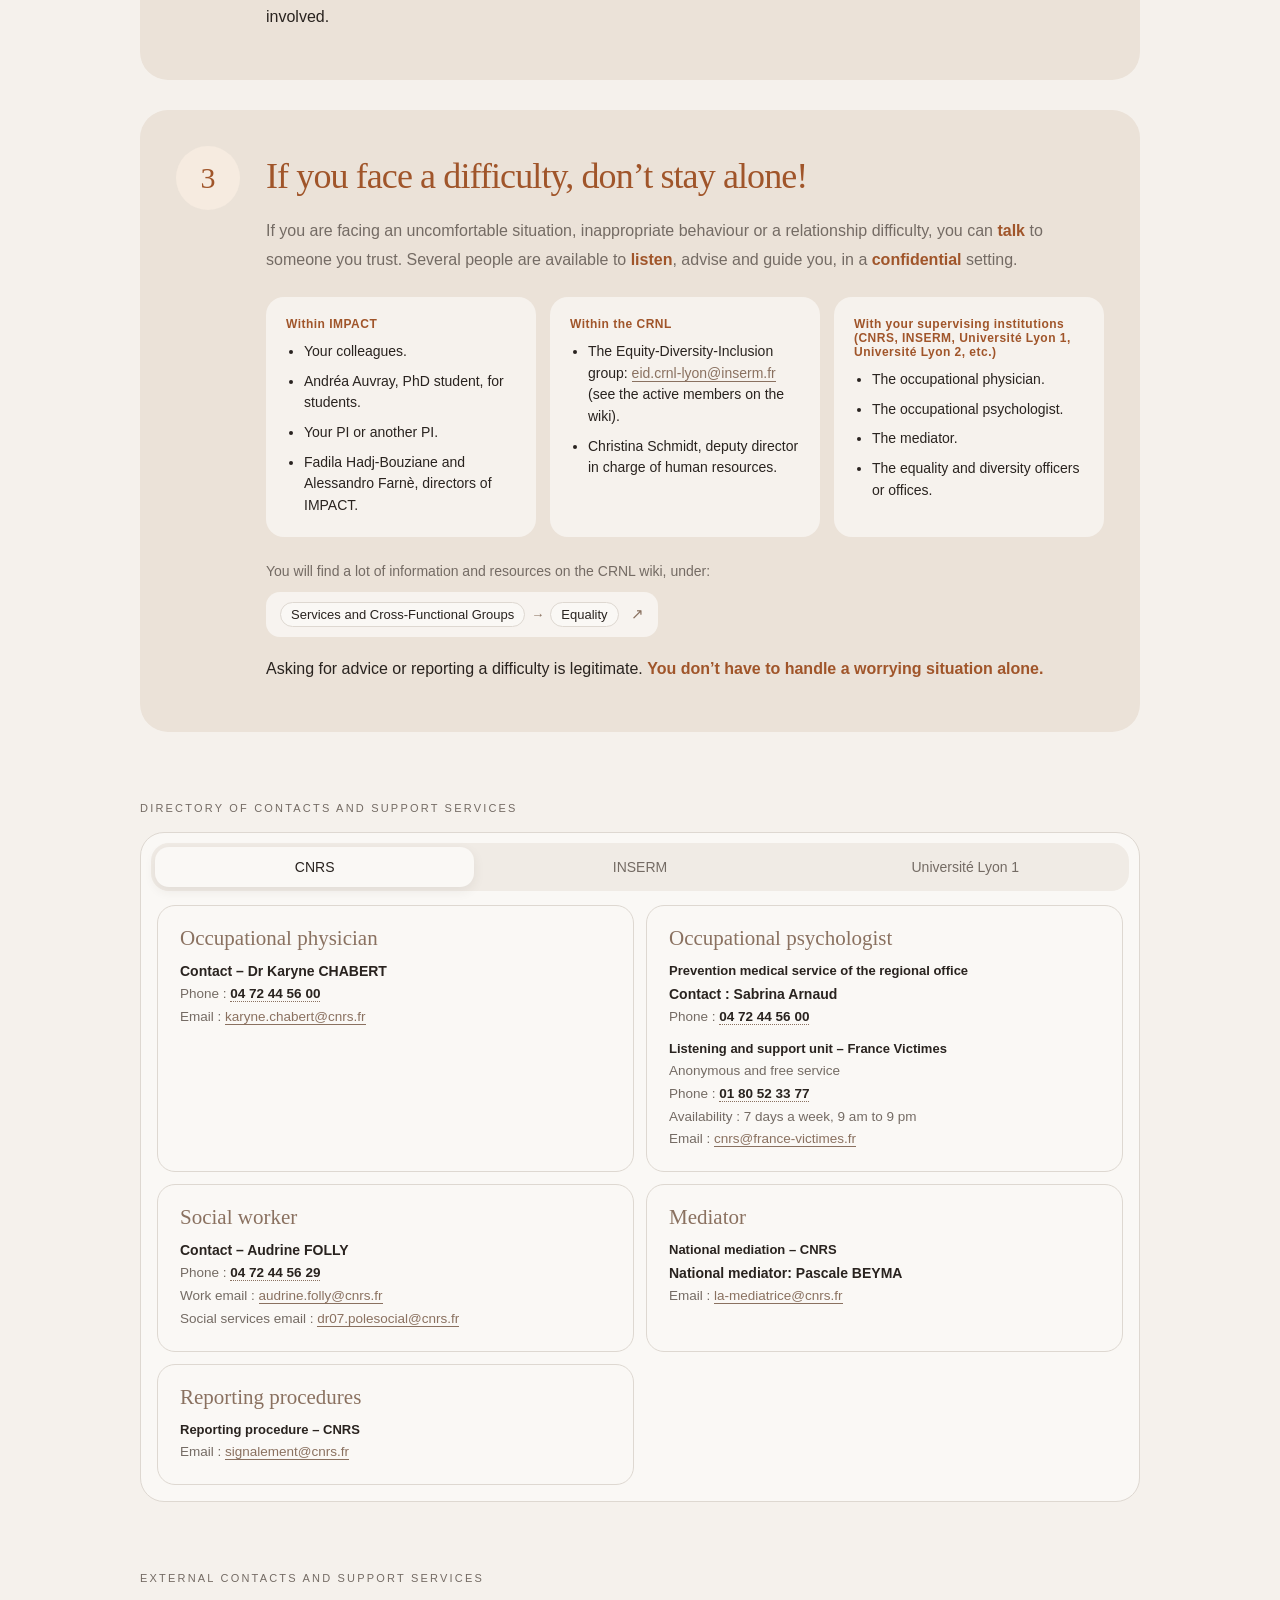
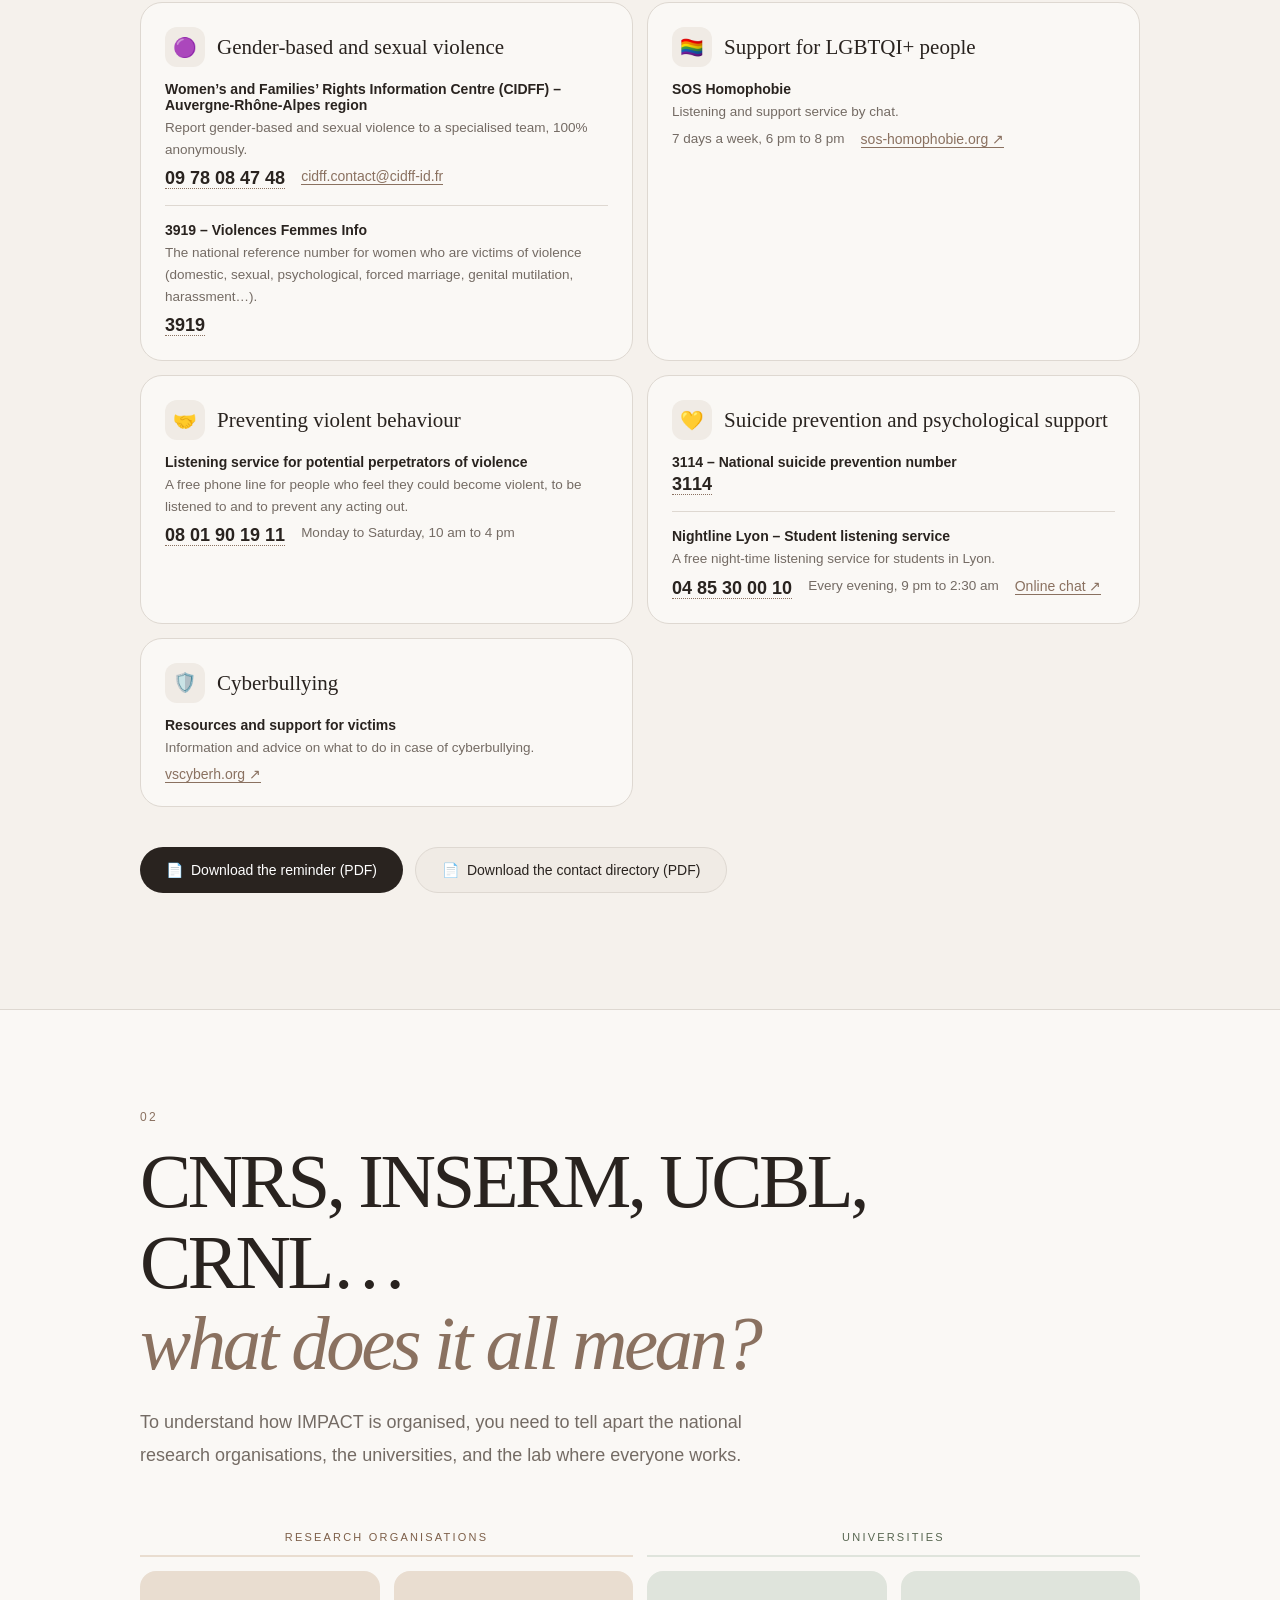
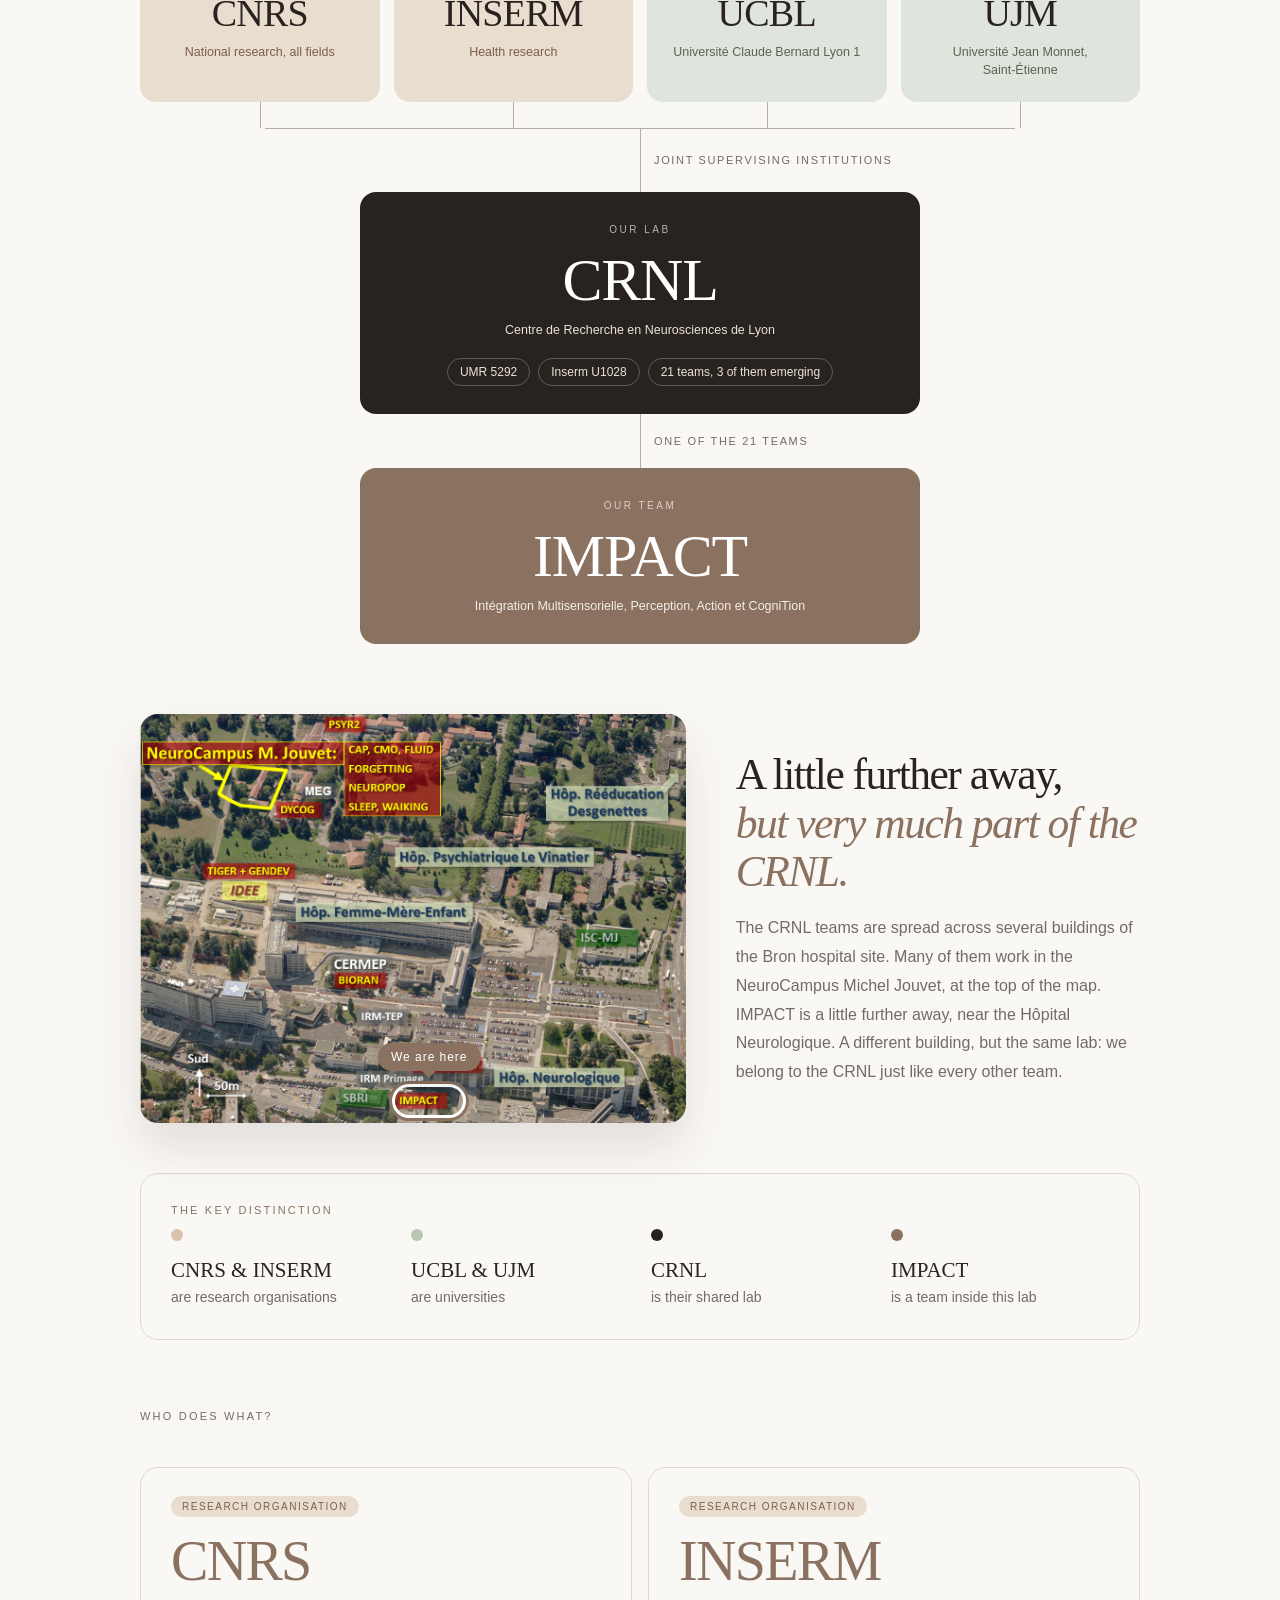
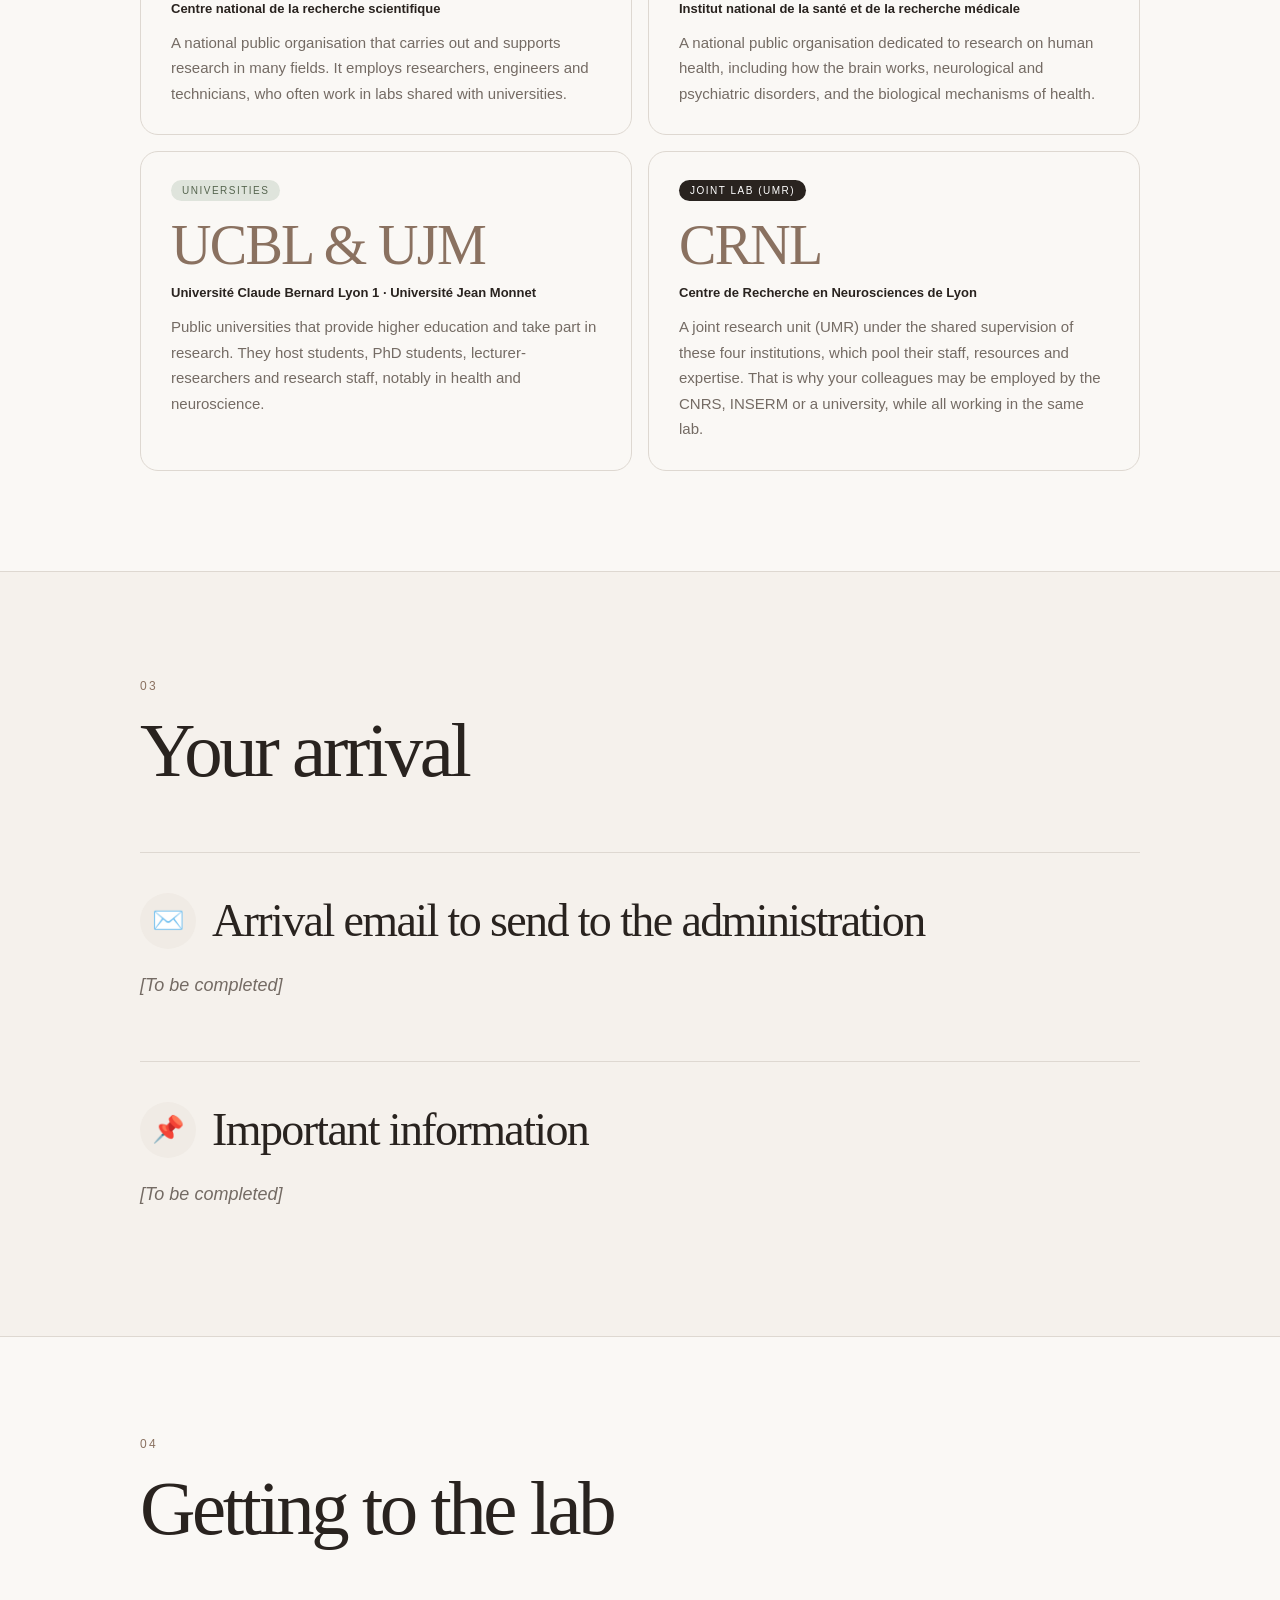
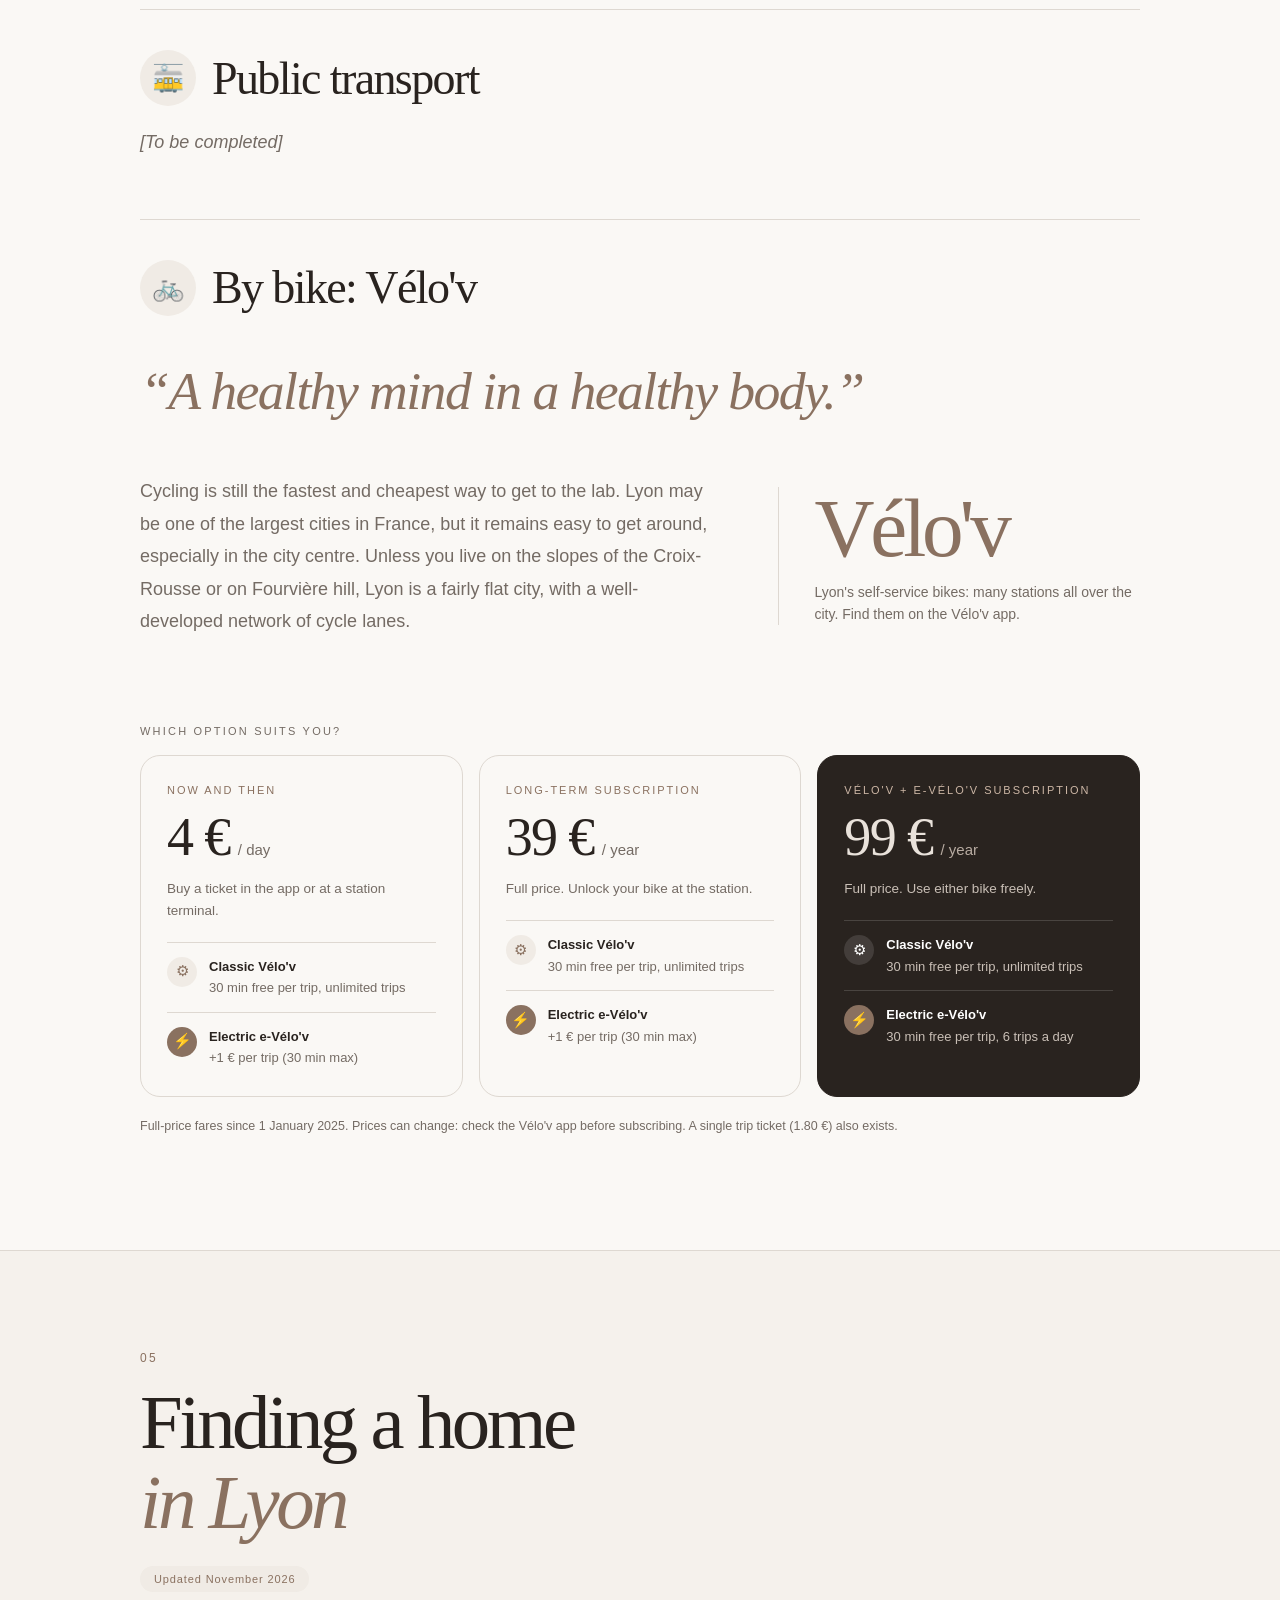
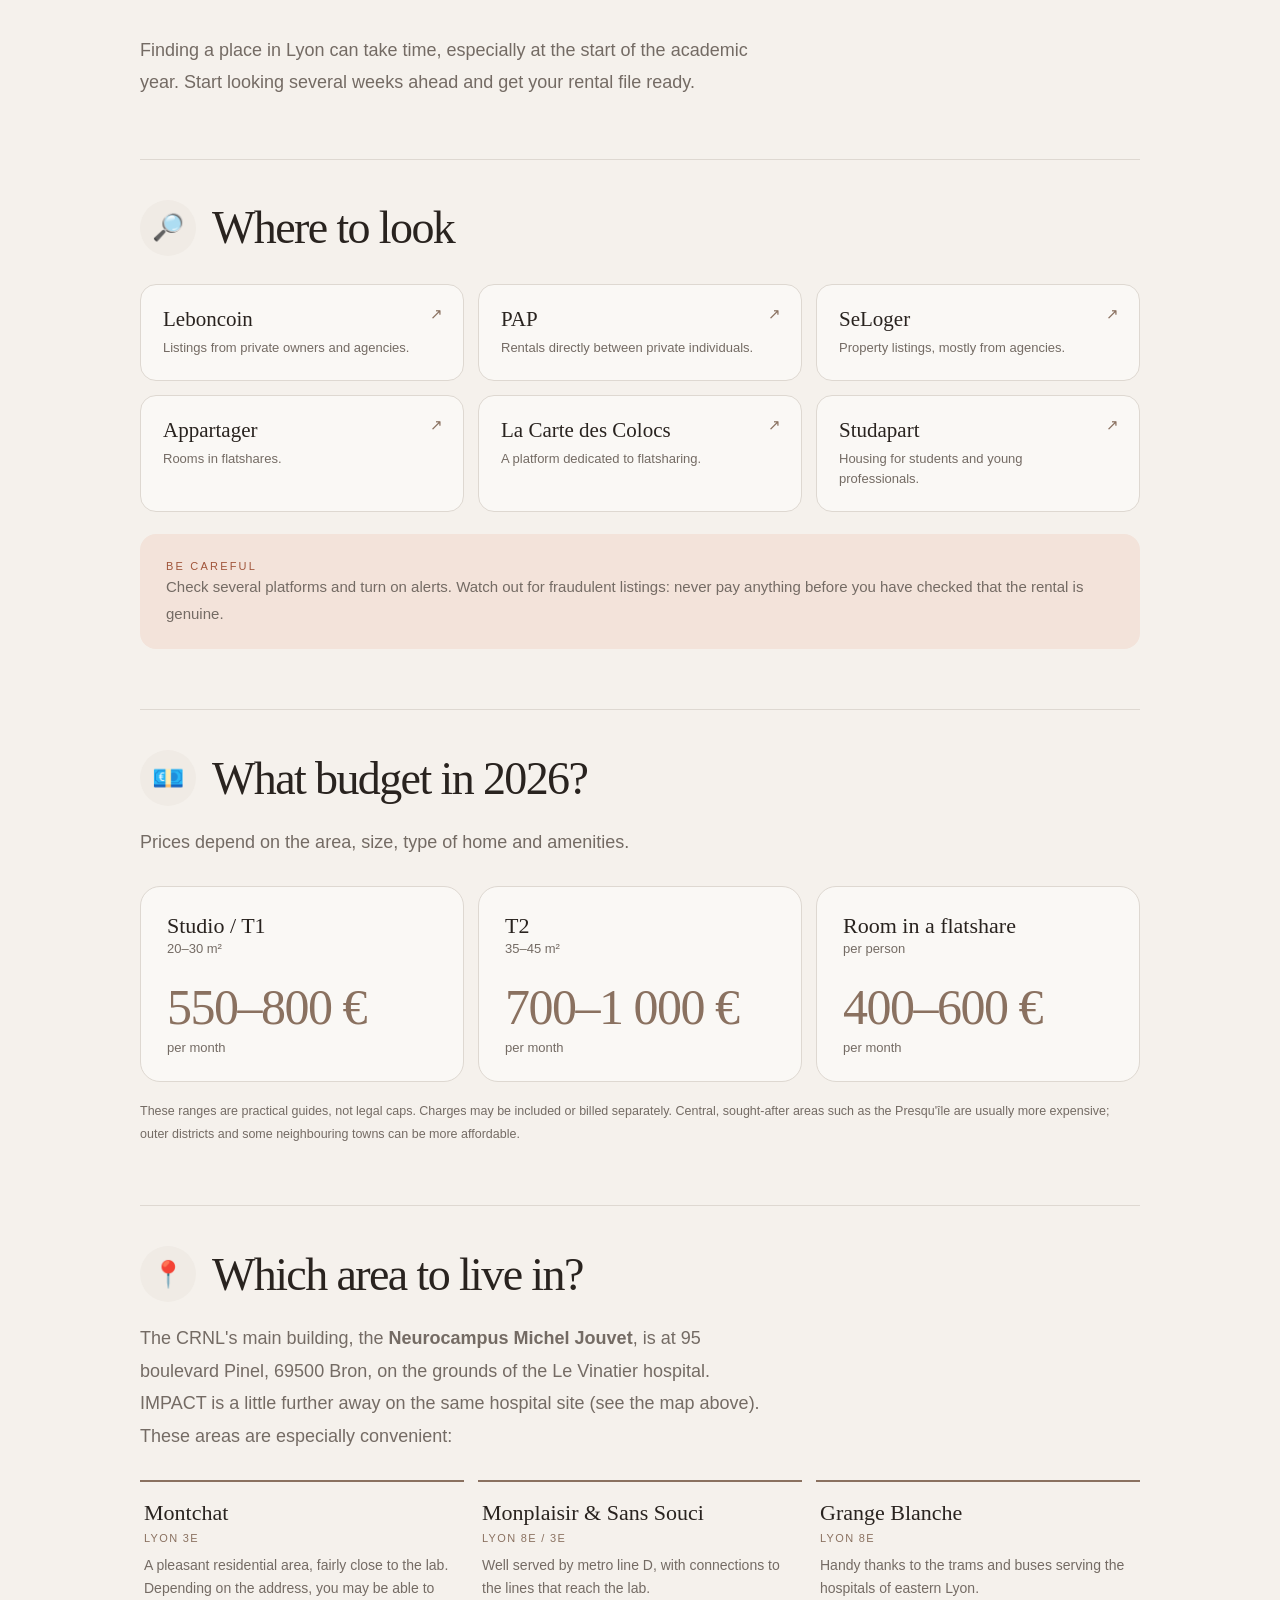
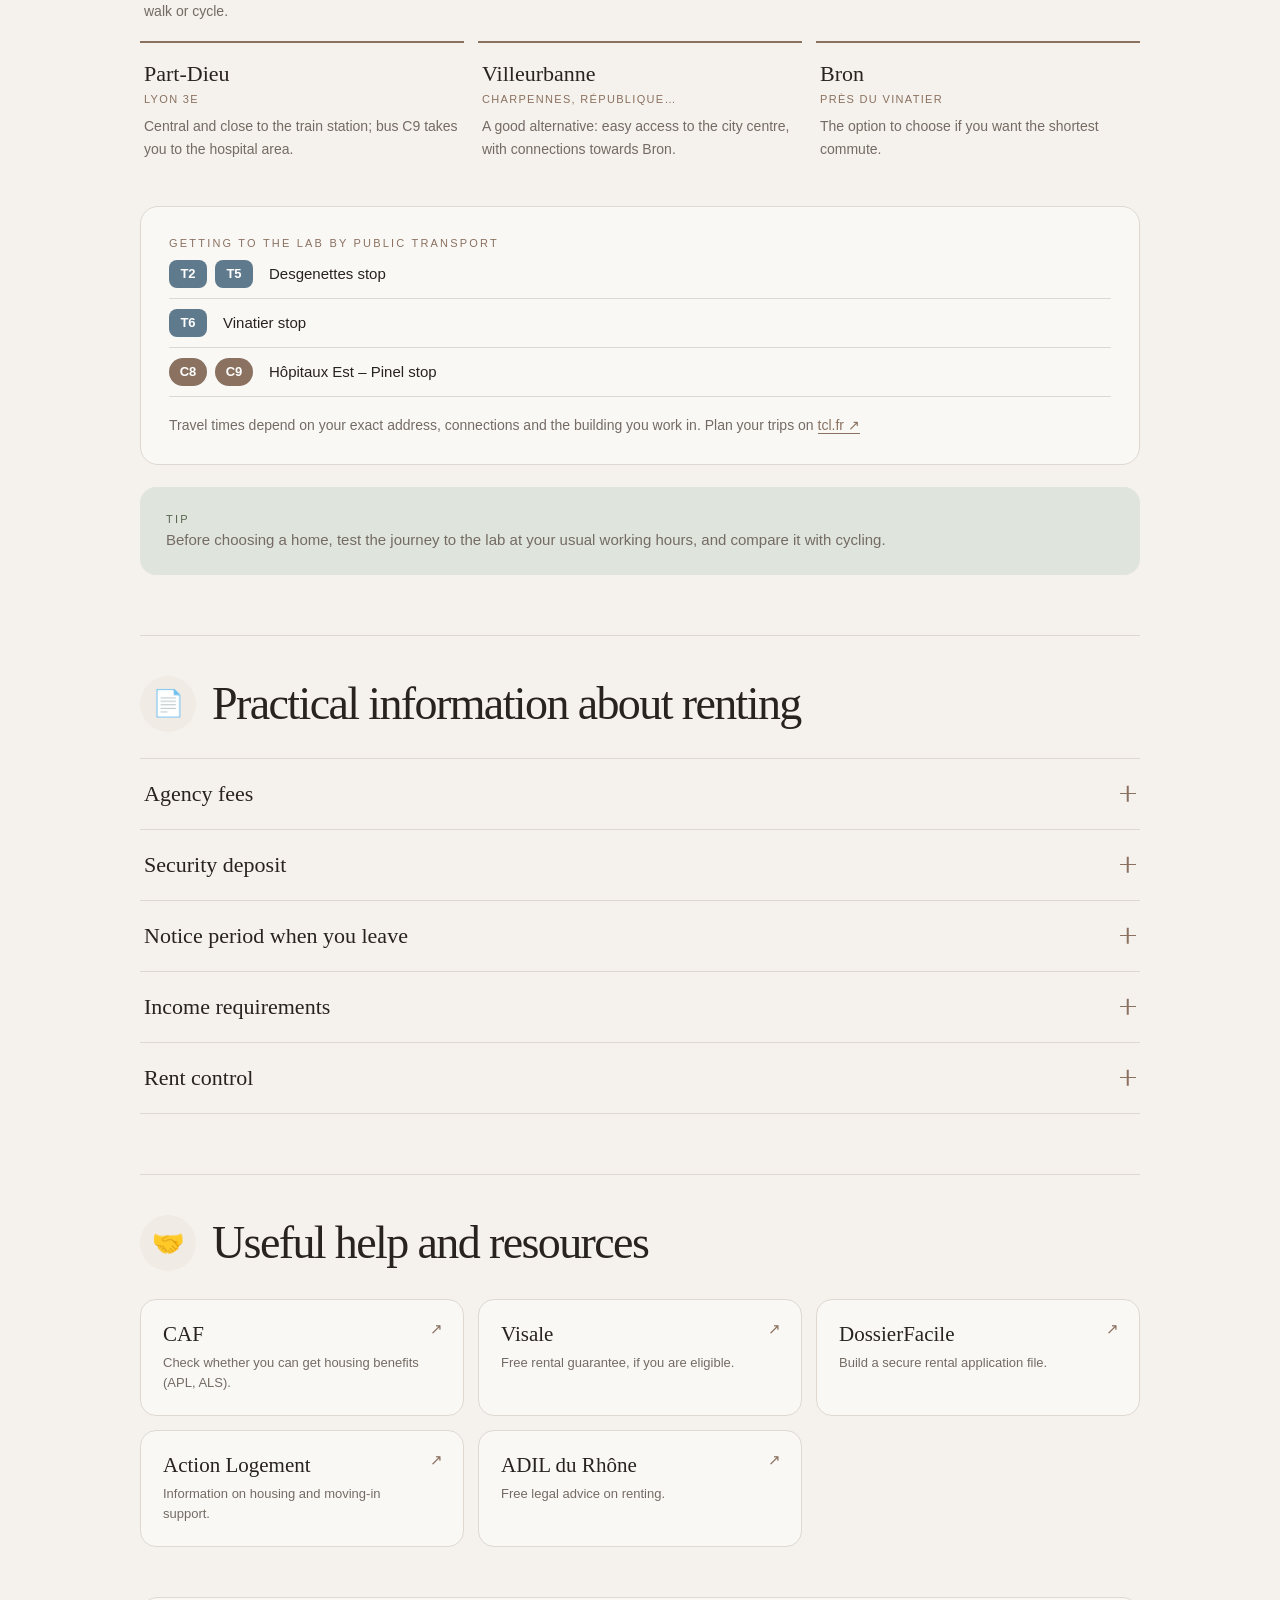
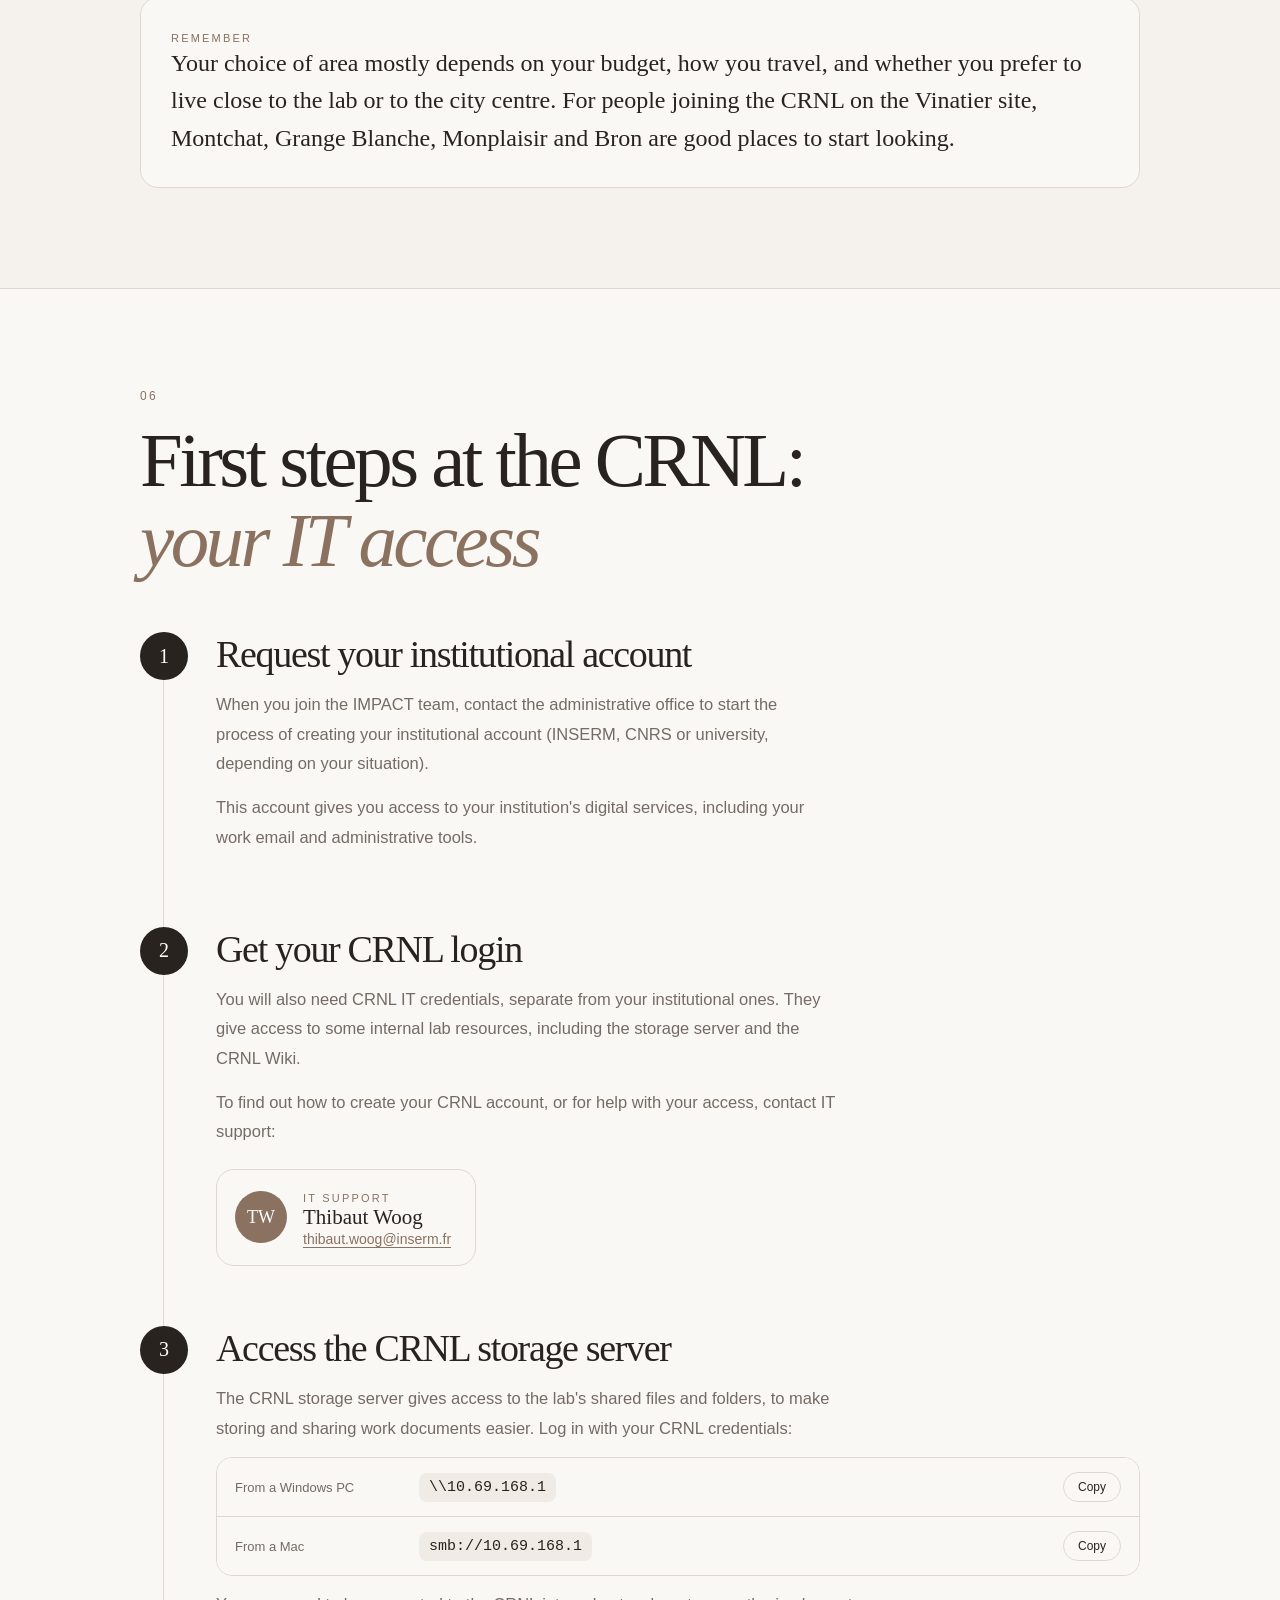
<file: newcomers.html>
<!doctype html>
<html lang="en">
 <head>
  <meta charset="utf-8"/>
  <meta content="width=device-width, initial-scale=1" name="viewport"/>
  <meta content="IMPACT, a research team at the Centre de Recherche en Neurosciences de Lyon (CRNL)." name="description"/>
  <title>Newcomers guide — IMPACT · CRNL</title>
  <link rel="stylesheet" href="style.css"/>
 </head>
 <body data-page="newcomers">
  <header>
   <div class="nav">

<!-- IMPACT TEAM AND CRNL AFFILIATION -->
<div class="brand-group">

  <a class="logo" href="index.html">
    IMPACT
    <small>RESEARCH TEAM</small>
  </a>

  <div class="brand-divider"></div>

  <a
    class="crnl-brand"
    href="https://www.crnl.fr/"
    target="_blank"
    rel="noopener noreferrer"
    aria-label="Centre de Recherche en Neurosciences de Lyon"
  >
    <img
      src="crnl-logo.png"
      alt="CRNL – Centre de Recherche en Neurosciences de Lyon"
      title="Centre de Recherche en Neurosciences de Lyon"
      class="crnl-logo"
      onerror="this.closest('.crnl-brand').style.display='none'; document.querySelector('.brand-divider').style.display='none';"
    />
  </a>

</div>

    <nav>
     <div class="dropdown">
      <a data-en="About" data-fr="À propos" href="about.html" data-page="about">About</a>
      <div class="dropdown-menu">
       <div class="dropdown-menu-inner">
        <a data-en="A CRNL team" data-fr="Une équipe du CRNL" href="about.html">A CRNL team</a>
       </div>
      </div>
     </div>
     <div class="dropdown">
      <a data-en="Team" data-fr="Équipe" href="team.html" data-page="team">Team</a>
      <div class="dropdown-menu">
       <div class="dropdown-menu-inner">
        <a data-en="Researchers" data-fr="Chercheurs" href="team.html#researchers">Researchers</a>
        <a data-en="Technical staff" data-fr="Personnel technique" href="team.html#technical-staff">Technical staff</a>
        <a data-en="Administrative staff" data-fr="Personnel administratif" href="team.html#administrative-staff">Administrative staff</a>
       </div>
      </div>
     </div>
     <div class="dropdown">
      <a data-en="Newcomers" data-fr="Nouveaux arrivants" href="newcomers.html" data-page="newcomers">Newcomers</a>
      <div class="dropdown-menu">
       <div class="dropdown-menu-inner">
        <a data-en="Guide" data-fr="Guide" href="newcomers.html">Guide</a>
       </div>
      </div>
     </div>
     <a href="publications.html" data-page="publications">Publications</a>
     <a data-en="News" data-fr="Actualités" href="news.html" data-page="news">News</a>
     <a data-en="Policies" data-fr="Règles et chartes" href="policies.html" data-page="policies">Policies</a>
     <a href="contact.html" data-page="contact">Contact</a>
    </nav>
    <button aria-label="Change language" class="language" id="language">
     FR
    </button>
   </div>
  </header>
  <main class="story">
   <!-- ===== SECTION 1: WELCOME ===== -->
   <section class="story-hero" id="welcome">
    <div class="story-hero-inner">
     <div class="eyebrow reveal" data-en="Newcomers guide" data-fr="Guide des nouveaux arrivants">Newcomers guide</div>
     <h1 class="story-title">
      <span class="line reveal" data-en="Hello," data-fr="Bonjour,">Hello,</span>
      <span class="line reveal delay-1" data-en="&lt;em&gt;welcome to the team.&lt;/em&gt;" data-fr="&lt;em&gt;bienvenue dans l'équipe.&lt;/em&gt;"><em>welcome to the team.</em></span>
     </h1>
     <p class="story-lead reveal delay-2" data-en="Here is a guide to help you find your way into the team and around Lyon." data-fr="Voici un guide pour vous aider à trouver vos repères dans l'équipe et à Lyon.">Here is a guide to help you find your way into the team and around Lyon.</p>
    </div>
    <a class="scroll-cue reveal delay-3" href="#sommaire" aria-label="Scroll down">
     <span data-en="Scroll" data-fr="Défiler">Scroll</span>
     <i></i>
    </a>
   </section>

   <!-- ===== CONTENTS ===== -->
   <section class="story-section toc-section" id="sommaire">
    <div class="story-inner">
     <div class="eyebrow reveal" data-en="Contents" data-fr="Sommaire">Contents</div>
     <h2 class="reveal" data-en="Everything you need,&lt;br&gt;&lt;em&gt;in nine steps.&lt;/em&gt;" data-fr="Tout ce qu'il faut savoir,&lt;br&gt;&lt;em&gt;en neuf étapes.&lt;/em&gt;">Everything you need,<br><em>in nine steps.</em></h2>
     <div class="toc-grid">
      <a class="toc-card reveal delay-1" href="#part-respect">
       <span class="toc-num">01</span><span class="toc-icon" aria-hidden="true">💛</span>
       <b data-en="Respect &amp; wellbeing at the lab" data-fr="Respect et bien-être au labo">Respect &amp; wellbeing at the lab</b><i aria-hidden="true">↓</i>
      </a>
      <a class="toc-card reveal delay-1" href="#part-2">
       <span class="toc-num">02</span><span class="toc-icon" aria-hidden="true">🏛️</span>
       <b data-en="CNRS, INSERM, UCBL, CRNL… what does it all mean?" data-fr="CNRS, INSERM, UCBL, CRNL… de quoi parle-t-on ?">CNRS, INSERM, UCBL, CRNL… what does it all mean?</b><i aria-hidden="true">↓</i>
      </a>
      <a class="toc-card reveal delay-2" href="#part-arrival">
       <span class="toc-num">03</span><span class="toc-icon" aria-hidden="true">✉️</span>
       <b data-en="Your arrival" data-fr="Votre arrivée">Your arrival</b><i aria-hidden="true">↓</i>
      </a>
      <a class="toc-card reveal" href="#part-3">
       <span class="toc-num">04</span><span class="toc-icon" aria-hidden="true">🚲</span>
       <b data-en="Getting to the lab" data-fr="Comment venir au laboratoire ?">Getting to the lab</b><i aria-hidden="true">↓</i>
      </a>
      <a class="toc-card reveal delay-1" href="#part-4">
       <span class="toc-num">05</span><span class="toc-icon" aria-hidden="true">🏠</span>
       <b data-en="Finding a home in Lyon" data-fr="Se loger à Lyon">Finding a home in Lyon</b><i aria-hidden="true">↓</i>
      </a>
      <a class="toc-card reveal delay-2" href="#part-it">
       <span class="toc-num">06</span><span class="toc-icon" aria-hidden="true">💻</span>
       <b data-en="Your IT access" data-fr="Vos accès informatiques">Your IT access</b><i aria-hidden="true">↓</i>
      </a>
      <a class="toc-card reveal" href="#part-food">
       <span class="toc-num">07</span><span class="toc-icon" aria-hidden="true">🍽️</span>
       <b data-en="Food: where to eat?" data-fr="Nourriture : où manger ?">Food: where to eat?</b><i aria-hidden="true">↓</i>
      </a>
      <a class="toc-card reveal delay-1" href="#part-international">
       <span class="toc-num">08</span><span class="toc-icon" aria-hidden="true">🌍</span>
       <b data-en="International PhD students &amp; researchers" data-fr="Doctorants et chercheurs internationaux">International PhD students & researchers</b><i aria-hidden="true">↓</i>
      </a>
      <a class="toc-card reveal delay-2" href="#part-security">
       <span class="toc-num">09</span><span class="toc-icon" aria-hidden="true">🪪</span>
       <b data-en="Badges &amp; security" data-fr="Badges &amp; sécurité">Badges & security</b><i aria-hidden="true">↓</i>
      </a>
     </div>
    </div>
   </section>

   <!-- Side navigation dots (desktop) -->
   <nav class="side-dots" aria-label="Guide sections">
    <a href="#part-respect" data-target="part-respect"><span class="dot-label" data-en="Respect &amp; wellbeing at the lab" data-fr="Respect et bien-être au labo">Respect &amp; wellbeing at the lab</span></a>
    <a href="#part-2" data-target="part-2"><span class="dot-label" data-en="CNRS, INSERM, UCBL, CRNL… what does it all mean?" data-fr="CNRS, INSERM, UCBL, CRNL… de quoi parle-t-on ?">CNRS, INSERM, UCBL, CRNL… what does it all mean?</span></a>
    <a href="#part-arrival" data-target="part-arrival"><span class="dot-label" data-en="Your arrival" data-fr="Votre arrivée">Your arrival</span></a>
    <a href="#part-3" data-target="part-3"><span class="dot-label" data-en="Getting to the lab" data-fr="Comment venir au laboratoire ?">Getting to the lab</span></a>
    <a href="#part-4" data-target="part-4"><span class="dot-label" data-en="Finding a home in Lyon" data-fr="Se loger à Lyon">Finding a home in Lyon</span></a>
    <a href="#part-it" data-target="part-it"><span class="dot-label" data-en="Your IT access" data-fr="Vos accès informatiques">Your IT access</span></a>
    <a href="#part-food" data-target="part-food"><span class="dot-label" data-en="Food: where to eat?" data-fr="Nourriture : où manger ?">Food: where to eat?</span></a>
    <a href="#part-international" data-target="part-international"><span class="dot-label" data-en="International PhD students &amp; researchers" data-fr="Doctorants et chercheurs internationaux">International PhD students & researchers</span></a>
    <a href="#part-security" data-target="part-security"><span class="dot-label" data-en="Badges &amp; security" data-fr="Badges &amp; sécurité">Badges & security</span></a>
   </nav>

   <!-- ===== SECTION 01: RESPECT & WELLBEING ===== -->
   <section class="story-section" id="part-respect">
    <div class="story-inner">
     <div class="story-number reveal">01</div>
     <h2 class="reveal" data-en="Respect &amp;&lt;br&gt;&lt;em&gt;wellbeing at the lab&lt;/em&gt;" data-fr="Respect et&lt;br&gt;&lt;em&gt;bien-être au labo&lt;/em&gt;">Respect &amp;<br><em>wellbeing at the lab</em></h2>
     <p class="reveal" data-en="Welcome to the IMPACT team! Here are a few recommendations to help us all build a pleasant, &lt;b&gt;respectful&lt;/b&gt; and safe working environment, for the members of our team as well as for the visitors and volunteers we welcome at the lab." data-fr="Bienvenue dans l’équipe IMPACT ! Voici quelques recommandations pour contribuer collectivement à un environnement de travail agréable, &lt;b&gt;respectueux&lt;/b&gt; et sécurisant, pour les membres de notre équipe comme pour les visiteurs ou volontaires accueillis au laboratoire.">Welcome to the IMPACT team! Here are a few recommendations to help us all build a pleasant, <b>respectful</b> and safe working environment, for the members of our team as well as for the visitors and volunteers we welcome at the lab.</p>

     <div class="r-card reveal">
      <div class="r-num">1</div>
      <div class="r-body">
       <h3 data-en="Let’s Treat Everyone in the Laboratory with Respect" data-fr="Respectons chaque personne au laboratoire">Let’s Treat Everyone in the Laboratory with Respect</h3>
       <div class="r-icons">
        <div><span aria-hidden="true">🧍</span><span data-en="Let’s respect everyone’s physical integrity." data-fr="Respectons l’intégrité physique de chacun et chacune.">Let’s respect everyone’s physical integrity.</span></div>
        <div><span aria-hidden="true">🔒</span><span data-en="Let’s respect everyone’s privacy and personal boundaries." data-fr="Respectons l’intimité et la vie privée.">Let’s respect everyone’s privacy and personal boundaries.</span></div>
        <div><span aria-hidden="true">🤝</span><span data-en="Let’s respect everyone’s dignity." data-fr="Respectons la dignité de toutes et tous.">Let’s respect everyone’s dignity.</span></div>
        <div><span aria-hidden="true">💬</span><span data-en="Let’s communicate and behave respectfully." data-fr="Adoptons une communication et des comportements respectueux.">Let’s communicate and behave respectfully.</span></div>
       </div>
       <p class="r-small" data-en="You can find recommendations on the CRNL wiki under:" data-fr="Vous trouverez des recommandations sur le wiki du CRNL, dans la rubrique :">You can find recommendations on the CRNL wiki under:</p>
       <a class="crumb-link" href="https://wiki.crnl.fr" target="_blank" rel="noopener noreferrer"><div class="crumbs"><span data-en="Services and Cross-Functional Groups" data-fr="Services et Groupes Transversaux">Services and Cross-Functional Groups</span><i>→</i><span data-en="Equality" data-fr="Égalité">Equality</span><i>→</i><span data-en="Our Documents (at the bottom of the page)" data-fr="Nos documents (en bas de la page)">Our Documents (at the bottom of the page)</span><i>→</i><span data-en="Some Tips for Building Positive Workplace Relationships" data-fr="Quelques clés pour de bonnes relations au travail">Some Tips for Building Positive Workplace Relationships</span></div><b>↗</b></a>
       <p class="r-strong" data-en="Discrimination, harassment, and any behavior that undermines a person’s dignity are &lt;b&gt;not tolerated&lt;/b&gt;." data-fr="La discrimination, le harcèlement et tout comportement portant atteinte à la dignité des personnes ne sont &lt;b&gt;pas tolérés&lt;/b&gt;.">Discrimination, harassment, and any behavior that undermines a person’s dignity are <b>not tolerated</b>.</p>
      </div>
     </div>

     <div class="r-card reveal">
      <div class="r-num">2</div>
      <div class="r-body">
       <h3 data-en="Let’s welcome volunteers in good conditions" data-fr="Organisons l’accueil des volontaires dans de bonnes conditions">Let’s welcome volunteers in good conditions</h3>
       <div class="r-icons">
        <div><span aria-hidden="true">☎️</span><span data-en="To contact and recruit volunteers, let’s use a work phone and a work email address as much as possible, or even an address dedicated to recruitment." data-fr="Pour contacter et recruter des volontaires, utilisons autant que possible un téléphone et une adresse électronique professionnels, voire une adresse dédiée au recrutement.">To contact and recruit volunteers, let’s use a work phone and a work email address as much as possible, or even an address dedicated to recruitment.</span></div>
        <div><span aria-hidden="true">🧑‍💼</span><span data-en="When an experiment involves welcoming a volunteer, let’s make sure a colleague is informed, reachable and nearby if needed." data-fr="Lorsqu’une expérience implique l’accueil d’un volontaire, organisons-nous pour qu’un ou une collègue soit informé·e, joignable et à proximité si besoin.">When an experiment involves welcoming a volunteer, let’s make sure a colleague is informed, reachable and nearby if needed.</span></div>
       </div>
       <p class="r-strong" data-en="These practices help guarantee an &lt;b&gt;appropriate&lt;/b&gt; working and welcoming environment, in the interest of everyone involved." data-fr="Ces pratiques contribuent à garantir un cadre de travail et d’accueil &lt;b&gt;adapté&lt;/b&gt;, dans l’intérêt de toutes les personnes concernées.">These practices help guarantee an <b>appropriate</b> working and welcoming environment, in the interest of everyone involved.</p>
      </div>
     </div>

     <div class="r-card reveal">
      <div class="r-num">3</div>
      <div class="r-body">
       <h3 data-en="If you face a difficulty, don’t stay alone!" data-fr="En cas de difficulté, ne restez pas seul·e !">If you face a difficulty, don’t stay alone!</h3>
       <p data-en="If you are facing an uncomfortable situation, inappropriate behaviour or a relationship difficulty, you can &lt;b&gt;talk&lt;/b&gt; to someone you trust. Several people are available to &lt;b&gt;listen&lt;/b&gt;, advise and guide you, in a &lt;b&gt;confidential&lt;/b&gt; setting." data-fr="Si vous êtes confronté·e à une situation inconfortable, à un comportement inapproprié ou à une difficulté relationnelle, vous pouvez en &lt;b&gt;parler&lt;/b&gt; à une personne de confiance. Plusieurs interlocuteurs sont disponibles pour vous &lt;b&gt;écouter&lt;/b&gt;, vous conseiller et vous orienter, dans un cadre &lt;b&gt;confidentiel&lt;/b&gt;.">If you are facing an uncomfortable situation, inappropriate behaviour or a relationship difficulty, you can <b>talk</b> to someone you trust. Several people are available to <b>listen</b>, advise and guide you, in a <b>confidential</b> setting.</p>
       <div class="who-grid">
        <div class="who"><span class="who-title" data-en="Within IMPACT" data-fr="Au sein d’IMPACT">Within IMPACT</span><ul class="r-list"><li><span data-en="Your colleagues." data-fr="Vos collègues.">Your colleagues.</span></li><li><span data-en="Andréa Auvray, PhD student, for students." data-fr="Andréa Auvray, doctorante, pour les étudiant·es.">Andréa Auvray, PhD student, for students.</span></li><li><span data-en="Your PI or another PI." data-fr="Votre PI ou un·e autre PI.">Your PI or another PI.</span></li><li><span data-en="Fadila Hadj-Bouziane and Alessandro Farnè, directors of IMPACT." data-fr="Fadila Hadj-Bouziane et Alessandro Farnè, directrice et directeur d’IMPACT.">Fadila Hadj-Bouziane and Alessandro Farnè, directors of IMPACT.</span></li></ul></div>
        <div class="who"><span class="who-title" data-en="Within the CRNL" data-fr="Au sein du CRNL">Within the CRNL</span><ul class="r-list"><li><span data-en="The Equity-Diversity-Inclusion group:" data-fr="Le groupe Équité-Diversité-Inclusion :">The Equity-Diversity-Inclusion group:</span> <a class="mail-link" href="mailto:eid.crnl-lyon@inserm.fr">eid.crnl-lyon@inserm.fr</a> <span data-en="(see the active members on the wiki)." data-fr="(voir les membres actifs sur le wiki).">(see the active members on the wiki).</span></li><li><span data-en="Christina Schmidt, deputy director in charge of human resources." data-fr="Christina Schmidt, directrice adjointe en charge des ressources humaines.">Christina Schmidt, deputy director in charge of human resources.</span></li></ul></div>
        <div class="who"><span class="who-title" data-en="With your supervising institutions (CNRS, INSERM, Université Lyon 1, Université Lyon 2, etc.)" data-fr="Auprès de vos tutelles (CNRS, INSERM, Université Lyon 1, Université Lyon 2, etc.)">With your supervising institutions (CNRS, INSERM, Université Lyon 1, Université Lyon 2, etc.)</span><ul class="r-list"><li><span data-en="The occupational physician." data-fr="Le ou la médecin du travail.">The occupational physician.</span></li><li><span data-en="The occupational psychologist." data-fr="Le ou la psychologue du travail.">The occupational psychologist.</span></li><li><span data-en="The mediator." data-fr="Le ou la médiateur·rice.">The mediator.</span></li><li><span data-en="The equality and diversity officers or offices." data-fr="Les référent·es ou missions chargé·es de l’égalité et de la diversité.">The equality and diversity officers or offices.</span></li></ul></div>
       </div>
       <p class="r-small" data-en="You will find a lot of information and resources on the CRNL wiki, under:" data-fr="Vous trouverez de nombreuses informations et ressources sur le wiki du CRNL, dans la rubrique :">You will find a lot of information and resources on the CRNL wiki, under:</p>
       <a class="crumb-link" href="https://wiki.crnl.fr" target="_blank" rel="noopener noreferrer"><div class="crumbs"><span data-en="Services and Cross-Functional Groups" data-fr="Services et Groupes Transversaux">Services and Cross-Functional Groups</span><i>→</i><span data-en="Equality" data-fr="Égalité">Equality</span></div><b>↗</b></a>
       <p class="r-strong" data-en="Asking for advice or reporting a difficulty is legitimate. &lt;b&gt;You don’t have to handle a worrying situation alone.&lt;/b&gt;" data-fr="Demander conseil ou signaler une difficulté est légitime. &lt;b&gt;Vous n’avez pas à gérer seul·e une situation qui vous préoccupe.&lt;/b&gt;">Asking for advice or reporting a difficulty is legitimate. <b>You don’t have to handle a worrying situation alone.</b></p>
      </div>
     </div>

     <!-- Directory -->
     <div class="leads-title reveal" data-en="Directory of contacts and support services" data-fr="Annuaire des contacts et dispositifs de soutien">Directory of contacts and support services</div>
     <div class="tabs-wrap reveal">
      <div class="tabs" role="tablist"><button class="tab active" type="button" data-tab="tab0">CNRS</button><button class="tab" type="button" data-tab="tab1">INSERM</button><button class="tab" type="button" data-tab="tab2">Université Lyon 1</button></div>
       <div class="tab-panel active" id="tab0">
        <div class="c-card"><div class="c-title"><span data-en="Occupational physician" data-fr="Médecin du travail">Occupational physician</span></div><div class="c-name">Contact – Dr Karyne CHABERT</div><div class="c-line"><span class="c-label" data-en="Phone :" data-fr="Téléphone :">Phone :</span> <a class="tel" href="tel:+33472445600">04 72 44 56 00</a></div><div class="c-line"><span class="c-label" data-en="Email :" data-fr="Adresse e-mail :">Email :</span> <a class="mail-link" href="mailto:karyne.chabert@cnrs.fr">karyne.chabert@cnrs.fr</a></div></div>
        <div class="c-card"><div class="c-title"><span data-en="Occupational psychologist" data-fr="Psychologue du travail">Occupational psychologist</span></div><div class="c-head"><span data-en="Prevention medical service of the regional office" data-fr="Service médical de prévention de la délégation">Prevention medical service of the regional office</span></div><div class="c-name">Contact : Sabrina Arnaud</div><div class="c-line"><span class="c-label" data-en="Phone :" data-fr="Téléphone :">Phone :</span> <a class="tel" href="tel:+33472445600">04 72 44 56 00</a></div><div class="c-head"><span data-en="Listening and support unit – France Victimes" data-fr="Cellule d’écoute et de soutien – France Victimes">Listening and support unit – France Victimes</span></div><div class="c-line"><span class="c-label" data-en="Anonymous and free service" data-fr="Service anonyme et gratuit">Anonymous and free service</span> </div><div class="c-line"><span class="c-label" data-en="Phone :" data-fr="Téléphone :">Phone :</span> <a class="tel" href="tel:+33180523377">01 80 52 33 77</a></div><div class="c-line"><span class="c-label" data-en="Availability :" data-fr="Disponibilité :">Availability :</span> <span data-en="7 days a week, 9 am to 9 pm" data-fr="7 jours sur 7, de 9 h à 21 h">7 days a week, 9 am to 9 pm</span></div><div class="c-line"><span class="c-label" data-en="Email :" data-fr="Adresse e-mail :">Email :</span> <a class="mail-link" href="mailto:cnrs@france-victimes.fr">cnrs@france-victimes.fr</a></div></div>
        <div class="c-card"><div class="c-title"><span data-en="Social worker" data-fr="Assistant(e) de service social">Social worker</span></div><div class="c-name">Contact – Audrine FOLLY</div><div class="c-line"><span class="c-label" data-en="Phone :" data-fr="Téléphone :">Phone :</span> <a class="tel" href="tel:+33472445629">04 72 44 56 29</a></div><div class="c-line"><span class="c-label" data-en="Work email :" data-fr="Adresse e-mail professionnelle :">Work email :</span> <a class="mail-link" href="mailto:audrine.folly@cnrs.fr">audrine.folly@cnrs.fr</a></div><div class="c-line"><span class="c-label" data-en="Social services email :" data-fr="Adresse e-mail du pôle social :">Social services email :</span> <a class="mail-link" href="mailto:dr07.polesocial@cnrs.fr">dr07.polesocial@cnrs.fr</a></div></div>
        <div class="c-card"><div class="c-title"><span data-en="Mediator" data-fr="Médiateur">Mediator</span></div><div class="c-head"><span data-en="National mediation – CNRS" data-fr="Médiation nationale – CNRS">National mediation – CNRS</span></div><div class="c-name"><span data-en="National mediator: Pascale BEYMA" data-fr="Médiatrice nationale : Pascale BEYMA">National mediator: Pascale BEYMA</span></div><div class="c-line"><span class="c-label" data-en="Email :" data-fr="Adresse e-mail :">Email :</span> <a class="mail-link" href="mailto:la-mediatrice@cnrs.fr">la-mediatrice@cnrs.fr</a></div></div>
        <div class="c-card"><div class="c-title"><span data-en="Reporting procedures" data-fr="Dispositifs de signalement">Reporting procedures</span></div><div class="c-head"><span data-en="Reporting procedure – CNRS" data-fr="Dispositif de signalement – CNRS">Reporting procedure – CNRS</span></div><div class="c-line"><span class="c-label" data-en="Email :" data-fr="Adresse e-mail :">Email :</span> <a class="mail-link" href="mailto:signalement@cnrs.fr">signalement@cnrs.fr</a></div></div>
       </div>
       <div class="tab-panel" id="tab1">
        <div class="c-card"><div class="c-title"><span data-en="Occupational physician" data-fr="Médecin du travail">Occupational physician</span></div><div class="c-name">Contact – Dr Anne-Marie THOMAS</div><div class="c-line"><span class="c-label" data-en="Phone :" data-fr="Téléphone :">Phone :</span> <a class="tel" href="tel:+33472138880">04 72 13 88 80</a></div><div class="c-line"><span class="c-label" data-en="Work email :" data-fr="Adresse e-mail professionnelle :">Work email :</span> <a class="mail-link" href="mailto:anne-marie.thomas@inserm.fr">anne-marie.thomas@inserm.fr</a></div><div class="c-line"><span class="c-label" data-en="Medical service email :" data-fr="Adresse e-mail du service médical :">Medical service email :</span> <a class="mail-link" href="mailto:medecine.lyon@inserm.fr">medecine.lyon@inserm.fr</a></div></div>
        <div class="c-card"><div class="c-title"><span data-en="Occupational psychologist" data-fr="Psychologue du travail">Occupational psychologist</span></div><div class="c-head"><span data-en="Preventive medicine service – Inserm" data-fr="Service de médecine de prévention – Inserm">Preventive medicine service – Inserm</span></div><div class="c-line"><span class="c-label" data-en="Auvergne-Rhône-Alpes regional office | Bron" data-fr="Délégation Auvergne-Rhône-Alpes | Bron">Auvergne-Rhône-Alpes regional office | Bron</span> </div><div class="c-line"><span class="c-label" data-en="Phone :" data-fr="Téléphone :">Phone :</span> <a class="tel" href="tel:+33472138800">04 72 13 88 00</a></div></div>
        <div class="c-card"><div class="c-title"><span data-en="Social worker" data-fr="Assistant(e) de service social">Social worker</span></div><div class="c-head"><span data-en="Social services – Inserm" data-fr="Service social – Inserm">Social services – Inserm</span></div><div class="c-name">Djamila FEKIR</div><div class="c-line"><span class="c-label" data-en="Role :" data-fr="Fonction :">Role :</span> <span data-en="National coordinator of social services (social workers)" data-fr="Coordonnatrice nationale du service social (assistantes sociales)">National coordinator of social services (social workers)</span></div><div class="c-line"><span class="c-label" data-en="Email :" data-fr="Adresse e-mail :">Email :</span> <a class="mail-link" href="mailto:djamila.fekir@inserm.fr">djamila.fekir@inserm.fr</a></div><div class="c-name">Lydie SOSSON</div><div class="c-line"><span class="c-label" data-en="Role :" data-fr="Fonction :">Role :</span> <span data-en="Social and family economics adviser" data-fr="Conseillère en économie sociale et familiale">Social and family economics adviser</span></div><div class="c-line"><span class="c-label" data-en="Email :" data-fr="Adresse e-mail :">Email :</span> <a class="mail-link" href="mailto:lydie.sosson@inserm.fr">lydie.sosson@inserm.fr</a></div></div>
        <div class="c-card"><div class="c-title"><span data-en="Mediator" data-fr="Médiateur">Mediator</span></div><div class="c-head"><span data-en="Mediation unit – Inserm" data-fr="Cellule de médiation – Inserm">Mediation unit – Inserm</span></div><div class="c-name"><span data-en="Mediator: Nathalie THÉRET" data-fr="Médiatrice : Nathalie THÉRET">Mediator: Nathalie THÉRET</span></div><div class="c-line"><span class="c-label" data-en="Service email :" data-fr="Adresse e-mail du service :">Service email :</span> <a class="mail-link" href="mailto:mediation@inserm.fr">mediation@inserm.fr</a></div><div class="c-line"><span class="c-label" data-en="Direct email :" data-fr="Adresse e-mail directe :">Direct email :</span> <a class="mail-link" href="mailto:nathalie.theret@inserm.fr">nathalie.theret@inserm.fr</a></div></div>
        <div class="c-card"><div class="c-title"><span data-en="Reporting procedures" data-fr="Dispositifs de signalement">Reporting procedures</span></div><div class="c-head"><span data-en="Reporting procedure – Inserm" data-fr="Dispositif de signalement – Inserm">Reporting procedure – Inserm</span></div><div class="c-line"><span class="c-label" data-en="Email :" data-fr="Adresse e-mail :">Email :</span> <a class="mail-link" href="mailto:signalement@inserm.fr">signalement@inserm.fr</a></div></div>
       </div>
       <div class="tab-panel" id="tab2">
        <div class="c-card"><div class="c-title"><span data-en="Occupational physician" data-fr="Médecin du travail">Occupational physician</span></div><div class="c-head"><span data-en="Staff Occupational Health Service (SMSTP)" data-fr="Service de Médecine et Santé au Travail du Personnel (SMSTP)">Staff Occupational Health Service (SMSTP)</span></div><div class="c-name"><span data-en="Health sector – Campus Lyon Santé Est / Rockefeller" data-fr="Secteur Santé – Campus Lyon Santé Est / Rockefeller">Health sector – Campus Lyon Santé Est / Rockefeller</span></div><div class="c-line"><span class="c-label" data-en="Email :" data-fr="Adresse e-mail :">Email :</span> <a class="mail-link" href="mailto:SMSTP.IUT@univ-lyon1.fr">SMSTP.IUT@univ-lyon1.fr</a></div><div class="c-line"><span class="c-label" data-en="Doctor :" data-fr="Médecin :">Doctor :</span> <a class="tel" href="tel:+33478777574">04 78 77 75 74</a></div><div class="c-line"><span class="c-label" data-en="Nurse: Marine BENEDETTI :" data-fr="Infirmière : Marine BENEDETTI :">Nurse: Marine BENEDETTI :</span> <a class="tel" href="tel:+33478777256">04 78 77 72 56</a></div><div class="c-line"><span class="c-label" data-en="Secretary: Corinne BONNEL :" data-fr="Secrétaire : Corinne BONNEL :">Secretary: Corinne BONNEL :</span> <a class="tel" href="tel:+33478777577">04 78 77 75 77</a></div><div class="c-name">Campus LyonTech – La Doua</div><div class="c-line"><span class="c-label" data-en="Contact :" data-fr="Contact :">Contact :</span> Thérèse DE MALLMANN</div><div class="c-line"><span class="c-label" data-en="Secretariat :" data-fr="Secrétariat :">Secretariat :</span> <a class="tel" href="tel:+33472431201">04 72 43 12 01</a></div><div class="c-line"><span class="c-label" data-en="Occupational health nurse :" data-fr="Infirmière en santé au travail :">Occupational health nurse :</span> <a class="tel" href="tel:+33472448255">04 72 44 82 55</a></div><div class="c-line"><span class="c-label" data-en="Email :" data-fr="Adresse e-mail :">Email :</span> <a class="mail-link" href="mailto:service.medical-doua@univ-lyon1.fr">service.medical-doua@univ-lyon1.fr</a></div></div>
        <div class="c-card"><div class="c-title"><span data-en="Occupational psychologist" data-fr="Psychologue du travail">Occupational psychologist</span></div><div class="c-head"><span data-en="Work-related support" data-fr="Soutien en lien avec le travail">Work-related support</span></div><div class="c-line"><span class="c-label" data-en="Contact :" data-fr="Contact :">Contact :</span> <span data-en="SMSTP secretariat (see the details above)." data-fr="Secrétariat du SMSTP (voir les coordonnées indiquées ci-dessus).">SMSTP secretariat (see the details above).</span></div><div class="c-head"><span data-en="Personal psychological support" data-fr="Soutien psychologique personnel">Personal psychological support</span></div><div class="c-name"><span data-en="Psychology unit of the Student Health Service (SSE)" data-fr="Pôle psychologique du Service de Santé Étudiante (SSE)">Psychology unit of the Student Health Service (SSE)</span></div><div class="c-line"><span class="c-label" data-en="Phone :" data-fr="Téléphone :">Phone :</span> <a class="tel" href="tel:+33427465757">04 27 46 57 57</a></div><div class="c-line"><span class="c-label" data-en="Campuses :" data-fr="Campus concernés :">Campuses :</span> <span data-en="La Doua, Rockefeller and Lyon Sud" data-fr="La Doua, Rockefeller et Lyon Sud">La Doua, Rockefeller and Lyon Sud</span></div><div class="c-line"><span class="c-label" data-en="Book online :" data-fr="Prise de rendez-vous en ligne :">Book online :</span> <a class="mail-link" href="https://univ-lyon1.contactsante.fr/RendezVous" target="_blank" rel="noopener noreferrer">univ-lyon1.contactsante.fr ↗</a></div></div>
        <div class="c-card"><div class="c-title"><span data-en="Social worker" data-fr="Assistant(e) de service social">Social worker</span></div><div class="c-head"><span data-en="General Social Action Service (SGAS) – Université Lyon 1" data-fr="Service Général d’Action Sociale (SGAS) – Université Lyon 1">General Social Action Service (SGAS) – Université Lyon 1</span></div><div class="c-line"><span class="c-label" data-en="Phone :" data-fr="Téléphone :">Phone :</span> <a class="tel" href="tel:+33472448280">04 72 44 82 80</a></div><div class="c-line"><span class="c-label" data-en="Email :" data-fr="Adresse e-mail :">Email :</span> <a class="mail-link" href="mailto:sgas@univ-lyon1.fr">sgas@univ-lyon1.fr</a></div><div class="c-line"><span class="c-label" data-en="Website :" data-fr="Site internet :">Website :</span> <a class="mail-link" href="https://www.univ-lyon1.fr/universite/organisation/le-sgas" target="_blank" rel="noopener noreferrer">univ-lyon1.fr/…/le-sgas ↗</a></div><div class="c-line"><span class="c-label" data-en="Contact :" data-fr="Contact :">Contact :</span> Hafida MAKHLOUF</div><div class="c-line"><span class="c-label" data-en="Email :" data-fr="Adresse e-mail :">Email :</span> <a class="mail-link" href="mailto:hafida.makhlouf@univ-lyon1.fr">hafida.makhlouf@univ-lyon1.fr</a></div></div>
        <div class="c-card"><div class="c-title"><span data-en="Mediator" data-fr="Médiateur">Mediator</span></div><div class="c-line"><span class="c-label" data-en="Email :" data-fr="Adresse e-mail :">Email :</span> <a class="mail-link" href="mailto:egalite-diversite@univ-lyon1.fr">egalite-diversite@univ-lyon1.fr</a></div></div>
        <div class="c-card"><div class="c-title"><span data-en="Reporting procedures" data-fr="Dispositifs de signalement">Reporting procedures</span></div><div class="c-head"><span data-en="Reporting procedure – Université Lyon 1" data-fr="Dispositif de signalement – Université Lyon 1">Reporting procedure – Université Lyon 1</span></div><div class="c-line"><span class="c-label" data-en="Email :" data-fr="Adresse e-mail :">Email :</span> <a class="mail-link" href="mailto:signalement@univ-lyon1.fr">signalement@univ-lyon1.fr</a></div><div class="c-line"><span class="c-label" data-en="Online reporting form :" data-fr="Formulaire de signalement en ligne :">Online reporting form :</span> <a class="mail-link" href="https://www.univ-lyon1.fr/universite/organisation/mission-egalite-diversite/faire-un-signalement" target="_blank" rel="noopener noreferrer">univ-lyon1.fr/…/faire-un-signalement ↗</a></div></div>
       </div>
     </div>

     <div class="leads-title reveal" data-en="External contacts and support services" data-fr="Contacts et dispositifs de soutien externes">External contacts and support services</div>
     <div class="ext-grid">
      <div class="ext-card reveal"><div class="ext-head"><span class="ext-icon" aria-hidden="true">🟣</span><h4 data-en="Gender-based and sexual violence" data-fr="Violences sexistes et sexuelles">Gender-based and sexual violence</h4></div><div class="ext-item"><b data-en="Women’s and Families’ Rights Information Centre (CIDFF) – Auvergne-Rhône-Alpes region" data-fr="Centre d’Information sur les Droits des Femmes et des Familles (CIDFF) – Région Auvergne-Rhône-Alpes">Women’s and Families’ Rights Information Centre (CIDFF) – Auvergne-Rhône-Alpes region</b><p data-en="Report gender-based and sexual violence to a specialised team, 100% anonymously." data-fr="Signalement des violences sexistes et sexuelles auprès d’une équipe spécialisée, de manière 100 % anonyme.">Report gender-based and sexual violence to a specialised team, 100% anonymously.</p><div class="ext-vals"><span><a class="tel" href="tel:+33978084748">09 78 08 47 48</a></span><span><a class="mail-link" href="mailto:cidff.contact@cidff-id.fr">cidff.contact@cidff-id.fr</a></span></div></div><div class="ext-item"><b data-en="3919 – Violences Femmes Info" data-fr="3919 – Violences Femmes Info">3919 – Violences Femmes Info</b><p data-en="The national reference number for women who are victims of violence (domestic, sexual, psychological, forced marriage, genital mutilation, harassment…)." data-fr="Numéro national de référence pour les femmes victimes de violences (conjugales, sexuelles, psychologiques, mariages forcés, mutilations sexuelles, harcèlement…).">The national reference number for women who are victims of violence (domestic, sexual, psychological, forced marriage, genital mutilation, harassment…).</p><div class="ext-vals"><span><a class="tel" href="tel:3919">3919</a></span></div></div></div>
      <div class="ext-card reveal"><div class="ext-head"><span class="ext-icon" aria-hidden="true">🏳️‍🌈</span><h4 data-en="Support for LGBTQI+ people" data-fr="Soutien aux personnes LGBTQI+">Support for LGBTQI+ people</h4></div><div class="ext-item"><b data-en="SOS Homophobie" data-fr="SOS Homophobie">SOS Homophobie</b><p data-en="Listening and support service by chat." data-fr="Service d’écoute et de soutien par tchat.">Listening and support service by chat.</p><div class="ext-vals"><span><span data-en="7 days a week, 6 pm to 8 pm" data-fr="Disponibilité : 7 jours sur 7, de 18 h à 20 h">7 days a week, 6 pm to 8 pm</span></span><span><a class="mail-link" href="https://www.sos-homophobie.org" target="_blank" rel="noopener noreferrer">sos-homophobie.org ↗</a></span></div></div></div>
      <div class="ext-card reveal"><div class="ext-head"><span class="ext-icon" aria-hidden="true">🤝</span><h4 data-en="Preventing violent behaviour" data-fr="Prévention des comportements violents">Preventing violent behaviour</h4></div><div class="ext-item"><b data-en="Listening service for potential perpetrators of violence" data-fr="Dispositif d’écoute pour les auteurs potentiels de violences">Listening service for potential perpetrators of violence</b><p data-en="A free phone line for people who feel they could become violent, to be listened to and to prevent any acting out." data-fr="Numéro vert destiné aux personnes qui se sentent potentiellement violentes, afin de bénéficier d’une écoute et de prévenir un éventuel passage à l’acte.">A free phone line for people who feel they could become violent, to be listened to and to prevent any acting out.</p><div class="ext-vals"><span><a class="tel" href="tel:+33801901911">08 01 90 19 11</a></span><span><span data-en="Monday to Saturday, 10 am to 4 pm" data-fr="Du lundi au samedi, de 10 h à 16 h">Monday to Saturday, 10 am to 4 pm</span></span></div></div></div>
      <div class="ext-card reveal"><div class="ext-head"><span class="ext-icon" aria-hidden="true">💛</span><h4 data-en="Suicide prevention and psychological support" data-fr="Prévention du suicide et soutien psychologique">Suicide prevention and psychological support</h4></div><div class="ext-item"><b data-en="3114 – National suicide prevention number" data-fr="3114 – Numéro national de prévention du suicide">3114 – National suicide prevention number</b><div class="ext-vals"><span><a class="tel" href="tel:3114">3114</a></span></div></div><div class="ext-item"><b data-en="Nightline Lyon – Student listening service" data-fr="Nightline Lyon – Service d’écoute étudiante">Nightline Lyon – Student listening service</b><p data-en="A free night-time listening service for students in Lyon." data-fr="Service d’écoute nocturne gratuit destiné aux étudiant·e·s lyonnais·e·s.">A free night-time listening service for students in Lyon.</p><div class="ext-vals"><span><a class="tel" href="tel:+33485300010">04 85 30 00 10</a></span><span><span data-en="Every evening, 9 pm to 2:30 am" data-fr="Tous les soirs, de 21 h à 2 h 30">Every evening, 9 pm to 2:30 am</span></span><span><a class="mail-link" href="https://www.nightline.fr/lyon" target="_blank" rel="noopener noreferrer"><span data-en="Online chat" data-fr="Tchat en ligne">Online chat</span> ↗</a></span></div></div></div>
      <div class="ext-card reveal"><div class="ext-head"><span class="ext-icon" aria-hidden="true">🛡️</span><h4 data-en="Cyberbullying" data-fr="Cyberharcèlement">Cyberbullying</h4></div><div class="ext-item"><b data-en="Resources and support for victims" data-fr="Ressources et accompagnement des victimes">Resources and support for victims</b><p data-en="Information and advice on what to do in case of cyberbullying." data-fr="Informations et conseils sur les démarches à entreprendre en cas de cyberharcèlement.">Information and advice on what to do in case of cyberbullying.</p><div class="ext-vals"><span><a class="mail-link" href="https://www.vscyberh.org/que-faire-en-cas-de-cyber-harcelement#ne-pas-rester-seul" target="_blank" rel="noopener noreferrer">vscyberh.org ↗</a></span></div></div></div>
     </div>

     <div class="btn-row two reveal">
      <a class="btn btn-dark" href="IMPACT_rappel_respect.pdf" download>📄 <span data-en="Download the reminder (PDF)" data-fr="Télécharger le rappel (PDF)">Download the reminder (PDF)</span></a>
      <a class="btn btn-light" href="IMPACT_annuaire_contacts.pdf" download>📄 <span data-en="Download the contact directory (PDF)" data-fr="Télécharger l’annuaire des contacts (PDF)">Download the contact directory (PDF)</span></a>
     </div>
    </div>
   </section>

   <!-- ===== SECTION 02: HOW IT ALL FITS TOGETHER ===== -->
   <section class="story-section" id="part-2">
    <div class="story-inner">
     <div class="story-number reveal">02</div>
     <h2 class="reveal" data-en="CNRS, INSERM, UCBL, CRNL…&lt;br&gt;&lt;em&gt;what does it all mean?&lt;/em&gt;" data-fr="CNRS, INSERM, UCBL, CRNL…&lt;br&gt;&lt;em&gt;de quoi parle-t-on ?&lt;/em&gt;">CNRS, INSERM, UCBL, CRNL…<br><em>what does it all mean?</em></h2>
     <p class="reveal" data-en="To understand how IMPACT is organised, you need to tell apart the national research organisations, the universities, and the lab where everyone works." data-fr="Pour comprendre l'organisation de l'équipe IMPACT, il faut distinguer les organismes nationaux de recherche, les universités et le laboratoire dans lequel les chercheurs travaillent.">To understand how IMPACT is organised, you need to tell apart the national research organisations, the universities, and the lab where everyone works.</p>

     <!-- Diagram -->
     <div class="org-diagram">
      <div class="tier-labels reveal">
       <span class="tier-label kind-org" data-en="Research organisations" data-fr="Organismes de recherche">Research organisations</span>
       <span class="tier-label kind-uni" data-en="Universities" data-fr="Universités">Universities</span>
      </div>
      <div class="tier-top">
       <div class="node kind-org reveal"><b>CNRS</b><span data-en="National research, all fields" data-fr="Recherche nationale, toutes disciplines">National research, all fields</span></div>
       <div class="node kind-org reveal delay-1"><b>INSERM</b><span data-en="Health research" data-fr="Recherche en santé">Health research</span></div>
       <div class="node kind-uni reveal delay-2"><b>UCBL</b><span data-en="Université Claude Bernard Lyon 1" data-fr="Université Claude Bernard Lyon 1">Université Claude Bernard Lyon 1</span></div>
       <div class="node kind-uni reveal delay-3"><b>UJM</b><span data-en="Université Jean Monnet, Saint-Étienne" data-fr="Université Jean Monnet, Saint-Étienne">Université Jean Monnet, Saint-Étienne</span></div>
      </div>
      <div class="bracket reveal"></div>
      <div class="stem reveal"><span data-en="joint supervising institutions" data-fr="tutelles communes">joint supervising institutions</span></div>
      <div class="node node-lab reveal">
       <span class="node-kicker" data-en="Our lab" data-fr="Notre laboratoire">Our lab</span>
       <b>CRNL</b>
       <span>Centre de Recherche en Neurosciences de Lyon</span>
       <div class="chips"><i>UMR 5292</i><i>Inserm U1028</i><i data-en="21 teams, 3 of them emerging" data-fr="21 équipes, dont 3 émergentes">21 teams, 3 of them emerging</i></div>
      </div>
      <div class="stem reveal"><span data-en="one of the 21 teams" data-fr="une des 21 équipes">one of the 21 teams</span></div>
      <div class="node node-team reveal">
       <span class="node-kicker" data-en="Our team" data-fr="Notre équipe">Our team</span>
       <b>IMPACT</b>
       <span>Intégration Multisensorielle, Perception, Action et CogniTion</span>
      </div>
     </div>

     <!-- Map: where IMPACT is on the CRNL site -->
     <figure class="site-map reveal">
      <div class="map-frame">
       <img src="crnl-site-map.png" alt="Aerial view of the CRNL site in Bron, showing where each team is located" />
       <!-- pulsing marker on IMPACT -->
       <span class="map-pin" style="left: 53%; top: 94.6%;"></span>
       <span class="map-callout" style="left: 53%; top: 94.6%;" data-en="We are here" data-fr="Nous sommes ici">We are here</span>
      </div>
      <figcaption>
       <h3 data-en="A little further away,&lt;br&gt;&lt;em&gt;but very much part of the CRNL.&lt;/em&gt;" data-fr="Un peu à l'écart,&lt;br&gt;&lt;em&gt;mais bien membres du CRNL.&lt;/em&gt;">A little further away,<br><em>but very much part of the CRNL.</em></h3>
       <p data-en="The CRNL teams are spread across several buildings of the Bron hospital site. Many of them work in the NeuroCampus Michel Jouvet, at the top of the map. IMPACT is a little further away, near the Hôpital Neurologique. A different building, but the same lab: we belong to the CRNL just like every other team." data-fr="Les équipes du CRNL sont réparties dans plusieurs bâtiments du site hospitalier de Bron. Beaucoup travaillent au NeuroCampus Michel Jouvet, en haut de la carte. IMPACT se trouve un peu plus loin, près de l'Hôpital Neurologique. Un autre bâtiment, mais le même laboratoire : nous faisons partie du CRNL comme toutes les autres équipes.">The CRNL teams are spread across several buildings of the Bron hospital site. Many of them work in the NeuroCampus Michel Jouvet, at the top of the map. IMPACT is a little further away, near the Hôpital Neurologique. A different building, but the same lab: we belong to the CRNL just like every other team.</p>
      </figcaption>
     </figure>

     <!-- Key takeaway -->
     <div class="takeaway reveal">
      <div class="gtk-label" data-en="The key distinction" data-fr="La distinction à retenir">The key distinction</div>
      <div class="takeaway-grid">
       <div><span class="dot kind-org"></span><b>CNRS &amp; INSERM</b><span data-en="are research organisations" data-fr="sont des organismes de recherche">are research organisations</span></div>
       <div><span class="dot kind-uni"></span><b>UCBL &amp; UJM</b><span data-en="are universities" data-fr="sont des universités">are universities</span></div>
       <div><span class="dot kind-lab"></span><b>CRNL</b><span data-en="is their shared lab" data-fr="est leur laboratoire commun">is their shared lab</span></div>
       <div><span class="dot kind-team"></span><b>IMPACT</b><span data-en="is a team inside this lab" data-fr="est une équipe au sein de ce laboratoire">is a team inside this lab</span></div>
      </div>
     </div>

     <!-- Who does what -->
     <div class="leads-title reveal" data-en="Who does what?" data-fr="Qui fait quoi ?">Who does what?</div>
     <div class="org-grid">
      <article class="org-card reveal">
       <div class="org-tag kind-org" data-en="Research organisation" data-fr="Organisme de recherche">Research organisation</div>
       <div class="org-acronym">CNRS</div>
       <div class="org-name">Centre national de la recherche scientifique</div>
       <p data-en="A national public organisation that carries out and supports research in many fields. It employs researchers, engineers and technicians, who often work in labs shared with universities." data-fr="Un organisme public national qui mène et soutient la recherche dans de nombreuses disciplines. Il emploie des chercheurs, ingénieurs et techniciens qui travaillent notamment dans des laboratoires communs avec les universités.">A national public organisation that carries out and supports research in many fields. It employs researchers, engineers and technicians, who often work in labs shared with universities.</p>
      </article>
      <article class="org-card reveal delay-1">
       <div class="org-tag kind-org" data-en="Research organisation" data-fr="Organisme de recherche">Research organisation</div>
       <div class="org-acronym">INSERM</div>
       <div class="org-name">Institut national de la santé et de la recherche médicale</div>
       <p data-en="A national public organisation dedicated to research on human health, including how the brain works, neurological and psychiatric disorders, and the biological mechanisms of health." data-fr="Un organisme public national spécialisé dans la recherche sur la santé humaine. Il étudie notamment le fonctionnement du cerveau, les maladies neurologiques et psychiatriques, et les mécanismes biologiques de la santé.">A national public organisation dedicated to research on human health, including how the brain works, neurological and psychiatric disorders, and the biological mechanisms of health.</p>
      </article>
      <article class="org-card reveal">
       <div class="org-tag kind-uni" data-en="Universities" data-fr="Universités">Universities</div>
       <div class="org-acronym">UCBL &amp; UJM</div>
       <div class="org-name">Université Claude Bernard Lyon 1 · Université Jean Monnet</div>
       <p data-en="Public universities that provide higher education and take part in research. They host students, PhD students, lecturer-researchers and research staff, notably in health and neuroscience." data-fr="Des universités publiques qui assurent l'enseignement supérieur et participent à la recherche. Elles accueillent étudiants, doctorants, enseignants-chercheurs et personnels de recherche, notamment en santé et en neurosciences.">Public universities that provide higher education and take part in research. They host students, PhD students, lecturer-researchers and research staff, notably in health and neuroscience.</p>
      </article>
      <article class="org-card reveal delay-1">
       <div class="org-tag kind-lab" data-en="Joint lab (UMR)" data-fr="Laboratoire commun (UMR)">Joint lab (UMR)</div>
       <div class="org-acronym">CRNL</div>
       <div class="org-name">Centre de Recherche en Neurosciences de Lyon</div>
       <p data-en="A joint research unit (UMR) under the shared supervision of these four institutions, which pool their staff, resources and expertise. That is why your colleagues may be employed by the CNRS, INSERM or a university, while all working in the same lab." data-fr="Une unité mixte de recherche (UMR) placée sous la tutelle commune de ces quatre établissements, qui mettent en commun leurs personnels, leurs moyens et leurs compétences. C'est pourquoi vos collègues peuvent être employés par le CNRS, l'Inserm ou une université, tout en travaillant dans le même laboratoire.">A joint research unit (UMR) under the shared supervision of these four institutions, which pool their staff, resources and expertise. That is why your colleagues may be employed by the CNRS, INSERM or a university, while all working in the same lab.</p>
      </article>
     </div>
    </div>
   </section>

   <!-- ===== SECTION 03: ARRIVAL ===== -->
   <section class="story-section" id="part-arrival">
    <div class="story-inner">
     <div class="story-number reveal">03</div>
     <h2 class="reveal" data-en="Your arrival" data-fr="Votre arrivée">Your arrival</h2>

     <div class="travel-block reveal">
      <div class="travel-head"><span class="travel-icon" aria-hidden="true">✉️</span><h3 data-en="Arrival email to send to the administration" data-fr="Mail d'arrivée à envoyer à l'administratif">Arrival email to send to the administration</h3></div>
      <p class="placeholder" data-en="[To be completed]" data-fr="[À compléter]">[To be completed]</p>
     </div>

     <div class="travel-block reveal">
      <div class="travel-head"><span class="travel-icon" aria-hidden="true">📌</span><h3 data-en="Important information" data-fr="Les infos importantes">Important information</h3></div>
      <p class="placeholder" data-en="[To be completed]" data-fr="[À compléter]">[To be completed]</p>
     </div>
    </div>
   </section>

   <!-- ===== SECTION 04: GETTING TO THE LAB ===== -->
   <section class="story-section" id="part-3">
    <div class="story-inner">
     <div class="story-number reveal">04</div>
     <h2 class="reveal" data-en="Getting to the lab" data-fr="Comment venir au laboratoire ?">Getting to the lab</h2>

     <!-- 3.1 Public transport -->
     <div class="travel-block reveal">
      <div class="travel-head">
       <span class="travel-icon" aria-hidden="true">🚋</span>
       <h3 data-en="Public transport" data-fr="Transports en commun">Public transport</h3>
      </div>
      <p class="placeholder" data-en="[To be completed]" data-fr="[À compléter]">[To be completed]</p>
     </div>

     <!-- 3.2 Bike / Vélo'v -->
     <div class="travel-block reveal">
      <div class="travel-head">
       <span class="travel-icon" aria-hidden="true">🚲</span>
       <h3 data-en="By bike: Vélo'v" data-fr="À vélo : Vélo'v">By bike: Vélo'v</h3>
      </div>

      <blockquote class="big-quote reveal" data-en="“A healthy mind in a healthy body.”" data-fr="« Un esprit sain dans un corps sain. »">“A healthy mind in a healthy body.”</blockquote>

      <div class="story-columns bike-text">
       <p class="reveal" data-en="Cycling is still the fastest and cheapest way to get to the lab. Lyon may be one of the largest cities in France, but it remains easy to get around, especially in the city centre. Unless you live on the slopes of the Croix-Rousse or on Fourvière hill, Lyon is a fairly flat city, with a well-developed network of cycle lanes." data-fr="Le moyen le plus rapide et le plus économique pour venir au laboratoire reste le vélo. Lyon est certes l'une des plus grandes villes de France, mais elle reste accessible, surtout dans le centre-ville. À moins que vous n'habitiez sur les pentes de la Croix-Rousse ou sur la colline de Fourvière, Lyon est une ville assez plate, avec un réseau de pistes cyclables bien développé.">Cycling is still the fastest and cheapest way to get to the lab. Lyon may be one of the largest cities in France, but it remains easy to get around, especially in the city centre. Unless you live on the slopes of the Croix-Rousse or on Fourvière hill, Lyon is a fairly flat city, with a well-developed network of cycle lanes.</p>
       <div class="stat reveal delay-1">
        <div class="stat-number">Vélo'v</div>
        <div class="stat-label" data-en="Lyon's self-service bikes: many stations all over the city. Find them on the Vélo'v app." data-fr="Les vélos en libre-service de Lyon : de nombreuses stations partout dans la ville. Retrouvez-les sur l'application Vélo'v.">Lyon's self-service bikes: many stations all over the city. Find them on the Vélo'v app.</div>
       </div>
      </div>

      <div class="leads-title reveal" data-en="Which option suits you?" data-fr="Quelle formule pour vous ?">Which option suits you?</div>
      <div class="plans">
       <article class="plan reveal">
        <span class="plan-kicker" data-en="Now and then" data-fr="De temps en temps">Now and then</span>
        <div class="plan-price">4 €<small data-en=" / day" data-fr=" / jour"> / day</small></div>
        <p class="plan-how" data-en="Buy a ticket in the app or at a station terminal." data-fr="J'achète un ticket via l'application ou à la borne.">Buy a ticket in the app or at a station terminal.</p>
        <div class="plan-row"><span class="plan-icon" aria-hidden="true">⚙</span><div><b data-en="Classic Vélo'v" data-fr="Vélo'v mécanique">Classic Vélo'v</b><span data-en="30 min free per trip, unlimited trips" data-fr="30 min gratuites par trajet, trajets illimités">30 min free per trip, unlimited trips</span></div></div>
        <div class="plan-row"><span class="plan-icon elec" aria-hidden="true">⚡</span><div><b data-en="Electric e-Vélo'v" data-fr="e-Vélo'v électrique">Electric e-Vélo'v</b><span data-en="+1 € per trip (30 min max)" data-fr="+1 € par trajet (30 min max)">+1 € per trip (30 min max)</span></div></div>
       </article>
       <article class="plan reveal delay-1">
        <span class="plan-kicker" data-en="Long-term subscription" data-fr="Abonnement longue durée">Long-term subscription</span>
        <div class="plan-price">39 €<small data-en=" / year" data-fr=" / an"> / year</small></div>
        <p class="plan-how" data-en="Full price. Unlock your bike at the station." data-fr="Plein tarif. Je libère mon vélo en station.">Full price. Unlock your bike at the station.</p>
        <div class="plan-row"><span class="plan-icon" aria-hidden="true">⚙</span><div><b data-en="Classic Vélo'v" data-fr="Vélo'v mécanique">Classic Vélo'v</b><span data-en="30 min free per trip, unlimited trips" data-fr="30 min gratuites par trajet, trajets illimités">30 min free per trip, unlimited trips</span></div></div>
        <div class="plan-row"><span class="plan-icon elec" aria-hidden="true">⚡</span><div><b data-en="Electric e-Vélo'v" data-fr="e-Vélo'v électrique">Electric e-Vélo'v</b><span data-en="+1 € per trip (30 min max)" data-fr="+1 € par trajet (30 min max)">+1 € per trip (30 min max)</span></div></div>
       </article>
       <article class="plan reveal delay-2">
        <span class="plan-kicker" data-en="Vélo'v + e-Vélo'v subscription" data-fr="Abonnement Vélo'v + e-Vélo'v">Vélo'v + e-Vélo'v subscription</span>
        <div class="plan-price">99 €<small data-en=" / year" data-fr=" / an"> / year</small></div>
        <p class="plan-how" data-en="Full price. Use either bike freely." data-fr="Plein tarif. J'utilise librement Vélo'v ou e-Vélo'v.">Full price. Use either bike freely.</p>
        <div class="plan-row"><span class="plan-icon" aria-hidden="true">⚙</span><div><b data-en="Classic Vélo'v" data-fr="Vélo'v mécanique">Classic Vélo'v</b><span data-en="30 min free per trip, unlimited trips" data-fr="30 min gratuites par trajet, trajets illimités">30 min free per trip, unlimited trips</span></div></div>
        <div class="plan-row"><span class="plan-icon elec" aria-hidden="true">⚡</span><div><b data-en="Electric e-Vélo'v" data-fr="e-Vélo'v électrique">Electric e-Vélo'v</b><span data-en="30 min free per trip, 6 trips a day" data-fr="30 min gratuites par trajet, 6 trajets par jour">30 min free per trip, 6 trips a day</span></div></div>
       </article>
      </div>
      <p class="fine-print reveal" data-en="Full-price fares since 1 January 2025. Prices can change: check the Vélo'v app before subscribing. A single trip ticket (1.80 €) also exists." data-fr="Tarifs pleins en vigueur depuis le 1er janvier 2025. Les prix peuvent changer : vérifiez sur l'application Vélo'v avant de vous abonner. Il existe aussi un ticket 1 trajet (1,80 €).">Full-price fares since 1 January 2025. Prices can change: check the Vélo'v app before subscribing. A single trip ticket (1.80 €) also exists.</p>
     </div>
    </div>
   </section>

   <!-- ===== SECTION 05: HOUSING IN LYON ===== -->
   <section class="story-section" id="part-4">
    <div class="story-inner">
     <div class="story-number reveal">05</div>
     <h2 class="reveal" data-en="Finding a home&lt;br&gt;&lt;em&gt;in Lyon&lt;/em&gt;" data-fr="Se loger&lt;br&gt;&lt;em&gt;à Lyon&lt;/em&gt;">Finding a home<br><em>in Lyon</em></h2>
     <span class="updated-pill reveal" data-en="Updated November 2026" data-fr="Informations mises à jour : novembre 2026">Updated November 2026</span>
     <p class="reveal" data-en="Finding a place in Lyon can take time, especially at the start of the academic year. Start looking several weeks ahead and get your rental file ready." data-fr="Trouver un logement à Lyon peut prendre du temps, notamment à la rentrée universitaire. Il est donc conseillé de commencer ses recherches plusieurs semaines à l&#x27;avance et de préparer son dossier de location.">Finding a place in Lyon can take time, especially at the start of the academic year. Start looking several weeks ahead and get your rental file ready.</p>

     <!-- 4.1 Where to look -->
     <div class="travel-block reveal">
      <div class="travel-head"><span class="travel-icon" aria-hidden="true">🔎</span><h3 data-en="Where to look" data-fr="Où chercher un logement ?">Where to look</h3></div>
      <div class="link-grid">
       <a class="link-card reveal" href="https://www.leboncoin.fr" target="_blank" rel="noopener noreferrer">
        <b>Leboncoin</b><span data-en="Listings from private owners and agencies." data-fr="Annonces de particuliers et d&#x27;agences.">Listings from private owners and agencies.</span><i aria-hidden="true">↗</i>
       </a>
       <a class="link-card reveal delay-1" href="https://www.pap.fr" target="_blank" rel="noopener noreferrer">
        <b>PAP</b><span data-en="Rentals directly between private individuals." data-fr="Locations directement entre particuliers.">Rentals directly between private individuals.</span><i aria-hidden="true">↗</i>
       </a>
       <a class="link-card reveal" href="https://www.seloger.com" target="_blank" rel="noopener noreferrer">
        <b>SeLoger</b><span data-en="Property listings, mostly from agencies." data-fr="Annonces immobilières, principalement proposées par des agences.">Property listings, mostly from agencies.</span><i aria-hidden="true">↗</i>
       </a>
       <a class="link-card reveal delay-1" href="https://www.appartager.com" target="_blank" rel="noopener noreferrer">
        <b>Appartager</b><span data-en="Rooms in flatshares." data-fr="Recherche de chambres en colocation.">Rooms in flatshares.</span><i aria-hidden="true">↗</i>
       </a>
       <a class="link-card reveal" href="https://www.lacartedescolocs.fr" target="_blank" rel="noopener noreferrer">
        <b>La Carte des Colocs</b><span data-en="A platform dedicated to flatsharing." data-fr="Plateforme spécialisée dans la colocation.">A platform dedicated to flatsharing.</span><i aria-hidden="true">↗</i>
       </a>
       <a class="link-card reveal delay-1" href="https://www.studapart.com" target="_blank" rel="noopener noreferrer">
        <b>Studapart</b><span data-en="Housing for students and young professionals." data-fr="Logements pour étudiants et jeunes actifs.">Housing for students and young professionals.</span><i aria-hidden="true">↗</i>
       </a>
      </div>
      <div class="callout warn reveal">
       <span class="gtk-label" data-en="Be careful" data-fr="Attention">Be careful</span>
       <p data-en="Check several platforms and turn on alerts. Watch out for fraudulent listings: never pay anything before you have checked that the rental is genuine." data-fr="Consultez plusieurs plateformes, activez les alertes et restez vigilant face aux annonces frauduleuses. N&#x27;effectuez jamais de paiement avant d&#x27;avoir vérifié la légitimité de la location.">Check several platforms and turn on alerts. Watch out for fraudulent listings: never pay anything before you have checked that the rental is genuine.</p>
      </div>
     </div>

     <!-- 4.2 Budget -->
     <div class="travel-block reveal">
      <div class="travel-head"><span class="travel-icon" aria-hidden="true">💶</span><h3 data-en="What budget in 2026?" data-fr="Quel budget prévoir en 2026 ?">What budget in 2026?</h3></div>
      <p class="reveal" data-en="Prices depend on the area, size, type of home and amenities." data-fr="Les prix varient selon le quartier, la superficie, le type de logement et les prestations proposées.">Prices depend on the area, size, type of home and amenities.</p>
      <div class="budget-grid">
       <div class="budget reveal"><b>Studio / T1</b><span>20–30 m²</span><div class="budget-price">550–800 €</div><small data-en="per month" data-fr="par mois">per month</small></div>
       <div class="budget reveal delay-1"><b>T2</b><span>35–45 m²</span><div class="budget-price">700–1 000 €</div><small data-en="per month" data-fr="par mois">per month</small></div>
       <div class="budget reveal delay-2"><b data-en="Room in a flatshare" data-fr="Chambre en colocation">Room in a flatshare</b><span data-en="per person" data-fr="par personne">per person</span><div class="budget-price">400–600 €</div><small data-en="per month" data-fr="par mois">per month</small></div>
      </div>
      <p class="fine-print reveal" data-en="These ranges are practical guides, not legal caps. Charges may be included or billed separately. Central, sought-after areas such as the Presqu&#x27;île are usually more expensive; outer districts and some neighbouring towns can be more affordable." data-fr="Ces fourchettes sont des repères pratiques et non des plafonds réglementaires. Les charges peuvent être incluses ou facturées séparément selon les annonces. Les quartiers centraux et recherchés, notamment la Presqu&#x27;île, sont généralement plus chers ; les quartiers périphériques et certaines communes limitrophes peuvent offrir des solutions plus abordables.">These ranges are practical guides, not legal caps. Charges may be included or billed separately. Central, sought-after areas such as the Presqu'île are usually more expensive; outer districts and some neighbouring towns can be more affordable.</p>
     </div>

     <!-- 4.3 Which area -->
     <div class="travel-block reveal">
      <div class="travel-head"><span class="travel-icon" aria-hidden="true">📍</span><h3 data-en="Which area to live in?" data-fr="Dans quel quartier habiter ?">Which area to live in?</h3></div>
      <p class="reveal" data-en="The CRNL&#x27;s main building, the &lt;b&gt;Neurocampus Michel Jouvet&lt;/b&gt;, is at 95 boulevard Pinel, 69500 Bron, on the grounds of the Le Vinatier hospital. IMPACT is a little further away on the same hospital site (see the map above). These areas are especially convenient:" data-fr="Le bâtiment principal du CRNL, le &lt;b&gt;Neurocampus Michel Jouvet&lt;/b&gt;, est situé au 95 boulevard Pinel, 69500 Bron, dans l&#x27;enceinte du Centre Hospitalier Le Vinatier. IMPACT se trouve un peu plus loin sur le même site hospitalier (voir la carte plus haut). Les quartiers suivants sont particulièrement pratiques :">The CRNL's main building, the <b>Neurocampus Michel Jouvet</b>, is at 95 boulevard Pinel, 69500 Bron, on the grounds of the Le Vinatier hospital. IMPACT is a little further away on the same hospital site (see the map above). These areas are especially convenient:</p>
      <div class="area-grid">
       <div class="area reveal"><b>Montchat</b><span class="area-sub">Lyon 3e</span><p data-en="A pleasant residential area, fairly close to the lab. Depending on the address, you may be able to walk or cycle." data-fr="Quartier résidentiel agréable, relativement proche du laboratoire. Selon l&#x27;adresse, certains trajets peuvent se faire à pied ou à vélo.">A pleasant residential area, fairly close to the lab. Depending on the address, you may be able to walk or cycle.</p></div>
       <div class="area reveal delay-1"><b>Monplaisir & Sans Souci</b><span class="area-sub">Lyon 8e / 3e</span><p data-en="Well served by metro line D, with connections to the lines that reach the lab." data-fr="Quartiers bien desservis par le métro D, avec des correspondances vers les transports qui desservent le laboratoire.">Well served by metro line D, with connections to the lines that reach the lab.</p></div>
       <div class="area reveal"><b>Grange Blanche</b><span class="area-sub">Lyon 8e</span><p data-en="Handy thanks to the trams and buses serving the hospitals of eastern Lyon." data-fr="Secteur pratique grâce aux tramways et aux bus qui desservent les hôpitaux de l&#x27;Est lyonnais.">Handy thanks to the trams and buses serving the hospitals of eastern Lyon.</p></div>
       <div class="area reveal delay-1"><b>Part-Dieu</b><span class="area-sub">Lyon 3e</span><p data-en="Central and close to the train station; bus C9 takes you to the hospital area." data-fr="Quartier central, proche de la gare ; le bus C9 permet de rejoindre le secteur hospitalier.">Central and close to the train station; bus C9 takes you to the hospital area.</p></div>
       <div class="area reveal"><b>Villeurbanne</b><span class="area-sub">Charpennes, République…</span><p data-en="A good alternative: easy access to the city centre, with connections towards Bron." data-fr="Une alternative intéressante : accès facile au centre-ville, avec des correspondances vers Bron.">A good alternative: easy access to the city centre, with connections towards Bron.</p></div>
       <div class="area reveal delay-1"><b>Bron</b><span class="area-sub">près du Vinatier</span><p data-en="The option to choose if you want the shortest commute." data-fr="La solution à envisager pour privilégier un trajet court vers le laboratoire.">The option to choose if you want the shortest commute.</p></div>
      </div>

      <div class="lines reveal">
       <span class="gtk-label" data-en="Getting to the lab by public transport" data-fr="Rejoindre le laboratoire en transports en commun">Getting to the lab by public transport</span>
       <div class="line-row"><span class="line-badge tram">T2</span><span class="line-badge tram">T5</span><span data-en="Desgenettes stop" data-fr="Arrêt Desgenettes">Desgenettes stop</span></div>
       <div class="line-row"><span class="line-badge tram">T6</span><span data-en="Vinatier stop" data-fr="Arrêt Vinatier">Vinatier stop</span></div>
       <div class="line-row"><span class="line-badge bus">C8</span><span class="line-badge bus">C9</span><span data-en="Hôpitaux Est – Pinel stop" data-fr="Arrêt Hôpitaux Est – Pinel">Hôpitaux Est – Pinel stop</span></div>
       <p><span data-en="Travel times depend on your exact address, connections and the building you work in. Plan your trips on" data-fr="Les temps de trajet dépendent de l&#x27;adresse exacte, des correspondances et du bâtiment dans lequel vous travaillez. Préparez vos déplacements sur">Travel times depend on your exact address, connections and the building you work in. Plan your trips on</span> <a href="https://www.tcl.fr" target="_blank" rel="noopener noreferrer">tcl.fr ↗</a></p>
      </div>
      <div class="callout tip reveal">
       <span class="gtk-label" data-en="Tip" data-fr="Conseil">Tip</span>
       <p data-en="Before choosing a home, test the journey to the lab at your usual working hours, and compare it with cycling." data-fr="Avant de choisir un logement, vérifiez le trajet jusqu&#x27;au laboratoire aux horaires habituels de travail, et comparez avec le vélo.">Before choosing a home, test the journey to the lab at your usual working hours, and compare it with cycling.</p>
      </div>
     </div>

     <!-- 4.4 Practical info -->
     <div class="travel-block reveal">
      <div class="travel-head"><span class="travel-icon" aria-hidden="true">📄</span><h3 data-en="Practical information about renting" data-fr="Informations pratiques sur la location">Practical information about renting</h3></div>
      <div class="accordion">
       <details class="reveal">
        <summary><span data-en="Agency fees" data-fr="Frais d&#x27;agence">Agency fees</span><i aria-hidden="true"></i></summary>
        <p data-en="If you rent through an estate agency, some fees may be charged. They are regulated and capped for the services concerned, so they are not necessarily equal to one month&#x27;s rent." data-fr="Si vous louez par l&#x27;intermédiaire d&#x27;une agence immobilière, certains frais peuvent vous être facturés. Ils sont réglementés et plafonnés pour les prestations concernées : ils ne correspondent donc pas nécessairement à un mois de loyer.">If you rent through an estate agency, some fees may be charged. They are regulated and capped for the services concerned, so they are not necessarily equal to one month's rent.</p>
       </details>
       <details class="reveal">
        <summary><span data-en="Security deposit" data-fr="Dépôt de garantie">Security deposit</span><i aria-hidden="true"></i></summary>
        <p data-en="Unfurnished: at most one month&#x27;s rent excluding charges.&lt;br&gt;Furnished: at most two months&#x27; rent excluding charges." data-fr="Logement non meublé : au maximum un mois de loyer hors charges.&lt;br&gt;Logement meublé : au maximum deux mois de loyer hors charges.">Unfurnished: at most one month's rent excluding charges.<br>Furnished: at most two months' rent excluding charges.</p>
       </details>
       <details class="reveal">
        <summary><span data-en="Notice period when you leave" data-fr="Préavis de départ">Notice period when you leave</span><i aria-hidden="true"></i></summary>
        <p data-en="Furnished: one month.&lt;br&gt;Unfurnished: usually three months, reduced to one month in “high-demand areas” (zones tendues) such as Lyon, provided you follow the required formalities." data-fr="Logement meublé : un mois.&lt;br&gt;Logement non meublé : généralement trois mois, mais réduit à un mois dans les communes en zone tendue, notamment Lyon, sous réserve de respecter les formalités applicables.">Furnished: one month.<br>Unfurnished: usually three months, reduced to one month in “high-demand areas” (zones tendues) such as Lyon, provided you follow the required formalities.</p>
       </details>
       <details class="reveal">
        <summary><span data-en="Income requirements" data-fr="Conditions de revenus">Income requirements</span><i aria-hidden="true"></i></summary>
        <p data-en="Landlords and agencies often ask for a monthly income of about three times the rent. This is common practice, not a general legal requirement. A guarantor or a rental guarantee scheme can help your application." data-fr="Les propriétaires et agences demandent fréquemment des revenus mensuels d&#x27;environ trois fois le loyer. Il s&#x27;agit d&#x27;une pratique courante, et non d&#x27;une obligation légale générale. Un garant ou un dispositif de garantie locative peut faciliter l&#x27;acceptation d&#x27;un dossier.">Landlords and agencies often ask for a monthly income of about three times the rent. This is common practice, not a general legal requirement. A guarantor or a rental guarantee scheme can help your application.</p>
       </details>
       <details class="reveal">
        <summary><span data-en="Rent control" data-fr="Encadrement des loyers">Rent control</span><i aria-hidden="true"></i></summary>
        <p data-en="Rent control applies in Lyon and Villeurbanne. Check that the rent you are asked for respects the legal caps for that home." data-fr="À Lyon et Villeurbanne, un dispositif d&#x27;encadrement des loyers s&#x27;applique. Vérifiez que le loyer demandé respecte les plafonds réglementaires applicables au logement.">Rent control applies in Lyon and Villeurbanne. Check that the rent you are asked for respects the legal caps for that home.</p>
       </details>
      </div>
     </div>

     <!-- 4.5 Help -->
     <div class="travel-block reveal">
      <div class="travel-head"><span class="travel-icon" aria-hidden="true">🤝</span><h3 data-en="Useful help and resources" data-fr="Aides et ressources utiles">Useful help and resources</h3></div>
      <div class="link-grid">
       <a class="link-card reveal" href="https://www.caf.fr" target="_blank" rel="noopener noreferrer">
        <b>CAF</b><span data-en="Check whether you can get housing benefits (APL, ALS)." data-fr="Vérifier son éligibilité aux aides au logement (APL, ALS).">Check whether you can get housing benefits (APL, ALS).</span><i aria-hidden="true">↗</i>
       </a>
       <a class="link-card reveal delay-1" href="https://www.visale.fr" target="_blank" rel="noopener noreferrer">
        <b>Visale</b><span data-en="Free rental guarantee, if you are eligible." data-fr="Garantie locative gratuite sous conditions d&#x27;éligibilité.">Free rental guarantee, if you are eligible.</span><i aria-hidden="true">↗</i>
       </a>
       <a class="link-card reveal" href="https://www.dossierfacile.logement.gouv.fr" target="_blank" rel="noopener noreferrer">
        <b>DossierFacile</b><span data-en="Build a secure rental application file." data-fr="Constituer un dossier de location sécurisé.">Build a secure rental application file.</span><i aria-hidden="true">↗</i>
       </a>
       <a class="link-card reveal delay-1" href="https://www.actionlogement.fr" target="_blank" rel="noopener noreferrer">
        <b>Action Logement</b><span data-en="Information on housing and moving-in support." data-fr="Informations sur les aides au logement et à l&#x27;installation.">Information on housing and moving-in support.</span><i aria-hidden="true">↗</i>
       </a>
       <a class="link-card reveal" href="https://www.anil.org" target="_blank" rel="noopener noreferrer">
        <b>ADIL du Rhône</b><span data-en="Free legal advice on renting." data-fr="Conseils juridiques gratuits sur la location.">Free legal advice on renting.</span><i aria-hidden="true">↗</i>
       </a>
      </div>
     </div>

     <div class="takeaway reveal">
      <span class="gtk-label" data-en="Remember" data-fr="À retenir">Remember</span>
      <p class="takeaway-text" data-en="Your choice of area mostly depends on your budget, how you travel, and whether you prefer to live close to the lab or to the city centre. For people joining the CRNL on the Vinatier site, Montchat, Grange Blanche, Monplaisir and Bron are good places to start looking." data-fr="Le choix du quartier dépend principalement de votre budget, de votre mode de transport et de votre préférence pour un logement proche du laboratoire ou du centre-ville. Pour les personnes rejoignant le CRNL sur le site du Vinatier, Montchat, Grange Blanche, Monplaisir et Bron sont de bons points de départ pour les recherches.">Your choice of area mostly depends on your budget, how you travel, and whether you prefer to live close to the lab or to the city centre. For people joining the CRNL on the Vinatier site, Montchat, Grange Blanche, Monplaisir and Bron are good places to start looking.</p>
     </div>
    </div>
   </section>

   <!-- ===== SECTION 06: IT ACCESS (includes Mattermost) ===== -->
   <section class="story-section" id="part-it">
    <div class="story-inner">
     <div class="story-number reveal">06</div>
     <h2 class="reveal" data-en="First steps at the CRNL:&lt;br&gt;&lt;em&gt;your IT access&lt;/em&gt;" data-fr="Premiers pas au CRNL :&lt;br&gt;&lt;em&gt;vos accès informatiques&lt;/em&gt;">First steps at the CRNL:<br><em>your IT access</em></h2>
     <div class="steps">
     <div class="step reveal">
      <div class="step-num">1</div>
      <div class="step-body">
       <div class="travel-head"><span class="travel-icon" aria-hidden="true">🏛️</span><h3 data-en="Request your institutional account" data-fr="Demander la création de votre compte institutionnel">Request your institutional account</h3></div>
       <p data-en="When you join the IMPACT team, contact the administrative office to start the process of creating your institutional account (INSERM, CNRS or university, depending on your situation)." data-fr="À votre arrivée dans l&#x27;équipe IMPACT, adressez-vous au service administratif afin d&#x27;engager les démarches nécessaires à la création de votre compte institutionnel (Inserm, CNRS ou université, selon votre situation).">When you join the IMPACT team, contact the administrative office to start the process of creating your institutional account (INSERM, CNRS or university, depending on your situation).</p>
       <p data-en="This account gives you access to your institution&#x27;s digital services, including your work email and administrative tools." data-fr="Ce compte permet d&#x27;accéder aux services numériques de votre établissement de rattachement, notamment à votre messagerie professionnelle et aux outils administratifs.">This account gives you access to your institution's digital services, including your work email and administrative tools.</p>
      </div>
     </div>
     <div class="step reveal">
      <div class="step-num">2</div>
      <div class="step-body">
       <div class="travel-head"><span class="travel-icon" aria-hidden="true">🔑</span><h3 data-en="Get your CRNL login" data-fr="Obtenir vos identifiants CRNL">Get your CRNL login</h3></div>
       <p data-en="You will also need CRNL IT credentials, separate from your institutional ones. They give access to some internal lab resources, including the storage server and the CRNL Wiki." data-fr="Vous devrez également disposer d&#x27;identifiants informatiques CRNL, distincts de vos identifiants institutionnels. Ces identifiants sont nécessaires pour accéder à certaines ressources internes du laboratoire, notamment au serveur de stockage et au Wiki CRNL.">You will also need CRNL IT credentials, separate from your institutional ones. They give access to some internal lab resources, including the storage server and the CRNL Wiki.</p>
       <p data-en="To find out how to create your CRNL account, or for help with your access, contact IT support:" data-fr="Pour connaître la procédure de création de votre compte CRNL ou obtenir de l&#x27;aide concernant vos accès, contactez le support informatique :">To find out how to create your CRNL account, or for help with your access, contact IT support:</p>
       <div class="contact-card">
        <span class="contact-avatar" aria-hidden="true">TW</span>
        <div><span class="gtk-label" data-en="IT support" data-fr="Support informatique">IT support</span><b>Thibaut Woog</b><a class="mail-link" href="mailto:thibaut.woog@inserm.fr">thibaut.woog@inserm.fr</a></div>
       </div>
      </div>
     </div>
     <div class="step reveal">
      <div class="step-num">3</div>
      <div class="step-body">
       <div class="travel-head"><span class="travel-icon" aria-hidden="true">🗄️</span><h3 data-en="Access the CRNL storage server" data-fr="Accéder au serveur de stockage CRNL">Access the CRNL storage server</h3></div>
       <p data-en="The CRNL storage server gives access to the lab&#x27;s shared files and folders, to make storing and sharing work documents easier. Log in with your CRNL credentials:" data-fr="Le serveur de stockage du CRNL permet d&#x27;accéder aux fichiers et dossiers partagés du laboratoire, afin de faciliter le stockage et le partage de documents professionnels. Pour vous connecter, utilisez vos identifiants CRNL :">The CRNL storage server gives access to the lab's shared files and folders, to make storing and sharing work documents easier. Log in with your CRNL credentials:</p>
       <div class="path-list">
        <div class="path-row"><span class="path-os" data-en="From a Windows PC" data-fr="Depuis un PC Windows">From a Windows PC</span><code>\\10.69.168.1</code><button class="copy-btn" type="button" data-copy="\\10.69.168.1" data-en="Copy" data-fr="Copier">Copy</button></div>
        <div class="path-row"><span class="path-os" data-en="From a Mac" data-fr="Depuis un Mac">From a Mac</span><code>smb://10.69.168.1</code><button class="copy-btn" type="button" data-copy="smb://10.69.168.1" data-en="Copy" data-fr="Copier">Copy</button></div>
       </div>
       <p class="fine-print" data-en="You may need to be connected to the CRNL internal network, or to an authorised remote access." data-fr="L&#x27;accès peut nécessiter d&#x27;être connecté au réseau interne du CRNL ou à un accès distant autorisé.">You may need to be connected to the CRNL internal network, or to an authorised remote access.</p>
      </div>
     </div>
     <div class="step reveal">
      <div class="step-num">4</div>
      <div class="step-body">
       <div class="travel-head"><span class="travel-icon" aria-hidden="true">📚</span><h3 data-en="Use the CRNL Wiki" data-fr="Consulter le Wiki CRNL">Use the CRNL Wiki</h3></div>
       <p data-en="The CRNL Wiki is an internal documentation platform that gathers the practical information needed for the lab&#x27;s day-to-day running: administrative and financial procedures, internal processes and useful resources for staff." data-fr="Le Wiki CRNL est une plateforme documentaire interne qui centralise les informations pratiques nécessaires au fonctionnement quotidien du laboratoire. Vous y trouverez notamment des renseignements sur les procédures administratives et financières, les démarches internes et les ressources utiles aux personnels.">The CRNL Wiki is an internal documentation platform that gathers the practical information needed for the lab's day-to-day running: administrative and financial procedures, internal processes and useful resources for staff.</p>
       <div class="btn-row">
        <a class="btn btn-dark" href="https://wiki.crnl.fr" target="_blank" rel="noopener noreferrer"><span data-en="Open the CRNL Wiki" data-fr="Ouvrir le Wiki CRNL">Open the CRNL Wiki</span> ↗</a>
       </div>
       <span class="fine-inline" data-en="Log in with your CRNL credentials (the same as for the storage server). If you have trouble logging in or forgot your credentials, contact" data-fr="Connectez-vous avec vos identifiants CRNL, les mêmes que ceux du serveur de stockage. En cas de difficulté de connexion ou d&#x27;oubli de vos identifiants, contactez">Log in with your CRNL credentials (the same as for the storage server). If you have trouble logging in or forgot your credentials, contact</span> <a class="mail-link" href="mailto:thibaut.woog@inserm.fr">thibaut.woog@inserm.fr</a>.
      </div>
     </div>
     <div class="step reveal">
      <div class="step-num">5</div>
      <div class="step-body">
       <div class="travel-head"><span class="travel-icon" aria-hidden="true">📶</span><h3 data-en="Wi-Fi: eduroam" data-fr="Wi-Fi : eduroam">Wi-Fi: eduroam</h3></div>
       <p data-en="To connect to the &lt;b&gt;eduroam&lt;/b&gt; Wi-Fi network, use your &lt;b&gt;email address and your INSERM password&lt;/b&gt; (or those of your own institution if you are not employed by INSERM)." data-fr="Pour vous connecter au Wi-Fi &lt;b&gt;eduroam&lt;/b&gt;, utilisez votre &lt;b&gt;adresse e-mail et votre mot de passe Inserm&lt;/b&gt; (ou ceux de votre établissement si vous n'êtes pas employé par l'Inserm).">To connect to the <b>eduroam</b> Wi-Fi network, use your <b>email address and your INSERM password</b> (or those of your own institution if you are not employed by INSERM).</p>
       <div class="callout tip">
        <span class="gtk-label" data-en="If it doesn&#x27;t connect" data-fr="Si la connexion ne fonctionne pas">If it doesn't connect</span>
        <ol class="mini-steps">
         <li><span data-en="Go to" data-fr="Rendez-vous sur">Go to</span> <a class="mail-link" href="https://cat.eduroam.org/" target="_blank" rel="noopener noreferrer">cat.eduroam.org ↗</a></li>
         <li><span data-en="Download the installer, then search for &lt;b&gt;Inserm&lt;/b&gt; (or your own institution)." data-fr="Téléchargez l&#x27;installateur, puis recherchez &lt;b&gt;Inserm&lt;/b&gt; (ou votre établissement).">Download the installer, then search for <b>Inserm</b> (or your own institution).</span></li>
         <li><span data-en="Open your device settings: the downloaded eduroam profile appears there. Install it." data-fr="Allez dans les réglages de votre appareil : le profil eduroam téléchargé y apparaît. Installez-le.">Open your device settings: the downloaded eduroam profile appears there. Install it.</span></li>
         <li><span data-en="Enter your credentials (email address and password)." data-fr="Saisissez vos identifiants (adresse e-mail et mot de passe).">Enter your credentials (email address and password).</span></li>
        </ol>
       </div>
      </div>
     </div>
     <div class="step reveal">
      <div class="step-num">6</div>
      <div class="step-body">
       <div class="travel-head"><span class="travel-icon" aria-hidden="true">💬</span><h3 data-en="Mattermost, the lab&#x27;s messaging app" data-fr="Mattermost, la messagerie du labo">Mattermost, the lab's messaging app</h3></div>
       <div class="story-columns">
        <div>
         <p class="reveal" data-en="Mattermost is a collaborative messaging platform, similar to Microsoft Teams or Slack, that makes communication and teamwork easier. You can exchange messages, share documents and organise discussions in different topic channels (projects, announcements, events, etc.)." data-fr="Mattermost est une plateforme de messagerie collaborative, similaire à Microsoft Teams ou Slack, qui facilite la communication et le travail en équipe. Elle permet d&#x27;échanger des messages, de partager des documents et d&#x27;organiser les discussions dans différents canaux thématiques (projets, annonces, événements, etc.).">Mattermost is a collaborative messaging platform, similar to Microsoft Teams or Slack, that makes communication and teamwork easier. You can exchange messages, share documents and organise discussions in different topic channels (projects, announcements, events, etc.).</p>
         <p class="reveal" data-en="In a research lab, Mattermost is a way to talk with your colleagues, keep up with team news and coordinate projects." data-fr="Au sein d&#x27;un laboratoire de recherche, Mattermost permet notamment de communiquer avec ses collègues, de suivre les actualités de l&#x27;équipe et de faciliter la coordination des projets.">In a research lab, Mattermost is a way to talk with your colleagues, keep up with team news and coordinate projects.</p>
        </div>
        <div class="cta-box reveal delay-1">
         <span class="gtk-label" data-en="Log in with your CRNL credentials" data-fr="Connexion avec vos identifiants CRNL">Log in with your CRNL credentials</span>
         <a class="btn btn-dark" href="https://extranet.crnl.fr/mattermost" target="_blank" rel="noopener noreferrer"><span data-en="Open Mattermost" data-fr="Ouvrir Mattermost">Open Mattermost</span> ↗</a>
         <a class="btn btn-light" href="Mattermost_Guidelines.pdf" download>📄 <span data-en="Download the user guide (PDF)" data-fr="Télécharger le guide d&#x27;utilisation (PDF)">Download the user guide (PDF)</span></a>
         <small data-en="Don&#x27;t create an account manually: always use your CRNL login." data-fr="Ne créez pas de compte manuellement : utilisez toujours votre identifiant CRNL.">Don't create an account manually: always use your CRNL login.</small>
        </div>
       </div>

       <div class="feature-grid">
        <div class="feature reveal"><span class="feature-icon" aria-hidden="true">💬</span><b data-en="Channels" data-fr="Canaux">Channels</b><p data-en="Public or private channels by topic: projects, announcements, events…" data-fr="Des canaux publics ou privés par thème : projets, annonces, événements…">Public or private channels by topic: projects, announcements, events…</p></div>
        <div class="feature reveal delay-1"><span class="feature-icon" aria-hidden="true">✉️</span><b data-en="Direct messages" data-fr="Messages directs">Direct messages</b><p data-en="Write to any CRNL member on the platform." data-fr="Écrivez à n&#x27;importe quel membre du CRNL présent sur la plateforme.">Write to any CRNL member on the platform.</p></div>
        <div class="feature reveal"><span class="feature-icon" aria-hidden="true">🗂️</span><b data-en="Boards" data-fr="Boards">Boards</b><p data-en="Organise tasks, to-do lists and projects together." data-fr="Organisez vos tâches, listes et projets à plusieurs.">Organise tasks, to-do lists and projects together.</p></div>
        <div class="feature reveal delay-1"><span class="feature-icon" aria-hidden="true">📱</span><b data-en="Desktop &amp; mobile apps" data-fr="Applis ordinateur et mobile">Desktop & mobile apps</b><p data-en="Install the app and choose your notification settings." data-fr="Installez l&#x27;application et réglez vos notifications.">Install the app and choose your notification settings.</p></div>
       </div>

       <div class="takeaway reveal">
        <span class="gtk-label" data-en="Good practice" data-fr="Bonnes pratiques">Good practice</span>
        <ul class="check-list">
         <li><span data-en="No need to reply instantly" data-fr="Pas besoin de répondre tout de suite">No need to reply instantly</span></li>
         <li><span data-en="Respect the right to disconnect: schedule messages sent outside working hours" data-fr="Respectez le droit à la déconnexion : programmez les messages envoyés hors des horaires de travail">Respect the right to disconnect: schedule messages sent outside working hours</span></li>
         <li><span data-en="Using Mattermost is encouraged, never mandatory" data-fr="L&#x27;utilisation est encouragée, jamais obligatoire">Using Mattermost is encouraged, never mandatory</span></li>
        </ul>
       </div>

      </div>
     </div>
     </div>
    </div>
   </section>

   <!-- ===== SECTION 07: FOOD ===== -->
   <section class="story-section" id="part-food">
    <div class="story-inner">
     <div class="story-number reveal">07</div>
     <h2 class="reveal" data-en="Food:&lt;br&gt;&lt;em&gt;where to eat?&lt;/em&gt;" data-fr="Nourriture :&lt;br&gt;&lt;em&gt;où manger ?&lt;/em&gt;">Food:<br><em>where to eat?</em></h2>

     <div class="travel-block reveal">
      <div class="travel-head"><span class="travel-icon" aria-hidden="true">🍽️</span><h3 data-en="Where to eat" data-fr="Où manger">Where to eat</h3></div>
      <p class="placeholder" data-en="[To be completed]" data-fr="[À compléter]">[To be completed]</p>
     </div>

     <div class="travel-block reveal">
      <div class="travel-head"><span class="travel-icon" aria-hidden="true">🧽</span><h3 data-en="Lab kitchen rules" data-fr="Consignes de la cuisine du laboratoire">Lab kitchen rules</h3></div>
      <div class="takeaway">
       <ul class="check-list">
        <li><span data-en="Clean up after yourself." data-fr="Nettoyer après soi.">Clean up after yourself.</span></li>
        <li><span data-en="Don't leave food in the fridges." data-fr="Ne pas laisser de nourriture dans les frigos.">Don't leave food in the fridges.</span></li>
       </ul>
      </div>
     </div>
    </div>
   </section>

   <!-- ===== SECTION 08: INTERNATIONAL ARRIVALS ===== -->
   <section class="story-section" id="part-international">
    <div class="story-inner">
     <div class="story-number reveal">08</div>
     <h2 class="reveal" data-en="Arrival procedure&lt;br&gt;&lt;em&gt;for international PhD students and researchers&lt;/em&gt;" data-fr="Procédure d'arrivée&lt;br&gt;&lt;em&gt;des doctorants et chercheurs internationaux&lt;/em&gt;">Arrival procedure<br><em>for international PhD students and researchers</em></h2>
     <div class="travel-block reveal">
      <div class="travel-head"><span class="travel-icon" aria-hidden="true">🌍</span><h3 data-en="Step-by-step procedure" data-fr="La procédure étape par étape">Step-by-step procedure</h3></div>
      <p class="placeholder" data-en="[To be completed]" data-fr="[À compléter]">[To be completed]</p>
     </div>
    </div>
   </section>

   <!-- ===== SECTION 09: BADGES & SECURITY ===== -->
   <section class="story-section" id="part-security">
    <div class="story-inner">
     <div class="story-number reveal">09</div>
     <h2 class="reveal" data-en="Badges &amp;&lt;br&gt;&lt;em&gt;security&lt;/em&gt;" data-fr="Badges &amp;&lt;br&gt;&lt;em&gt;sécurité&lt;/em&gt;">Badges &amp;<br><em>security</em></h2>
     <div class="travel-block reveal">
      <div class="travel-head"><span class="travel-icon" aria-hidden="true">🪪</span><h3 data-en="Badges" data-fr="Badges">Badges</h3></div>
      <p class="placeholder" data-en="[To be completed]" data-fr="[À compléter]">[To be completed]</p>
     </div>
     <div class="travel-block reveal">
      <div class="travel-head"><span class="travel-icon" aria-hidden="true">🛡️</span><h3 data-en="Security" data-fr="Sécurité">Security</h3></div>
      <p class="placeholder" data-en="[To be completed]" data-fr="[À compléter]">[To be completed]</p>
     </div>
     <div class="travel-block reveal">
      <div class="travel-head"><span class="travel-icon" aria-hidden="true">🔔</span><h3 data-en="Turning the building alarm off and on" data-fr="Déconnecter et reconnecter l'alarme du bâtiment">Turning the building alarm off and on</h3></div>
      <p class="placeholder" data-en="[To be completed]" data-fr="[À compléter]">[To be completed]</p>
     </div>
    </div>
   </section>
  </main>
  <footer>
   <span>
    ©
    <span id="year">
    </span>
    IMPACT · CRNL
   </span>
   <a class="footer-brand" href="https://www.crnl.fr/" target="_blank" rel="noopener noreferrer">
    <img src="crnl-logo.png" alt="CRNL" class="footer-logo" onerror="this.style.display='none'"/>
    Lyon, France
   </a>
  </footer>
  <script src="main.js"></script>
 </body>
</html>
</file>
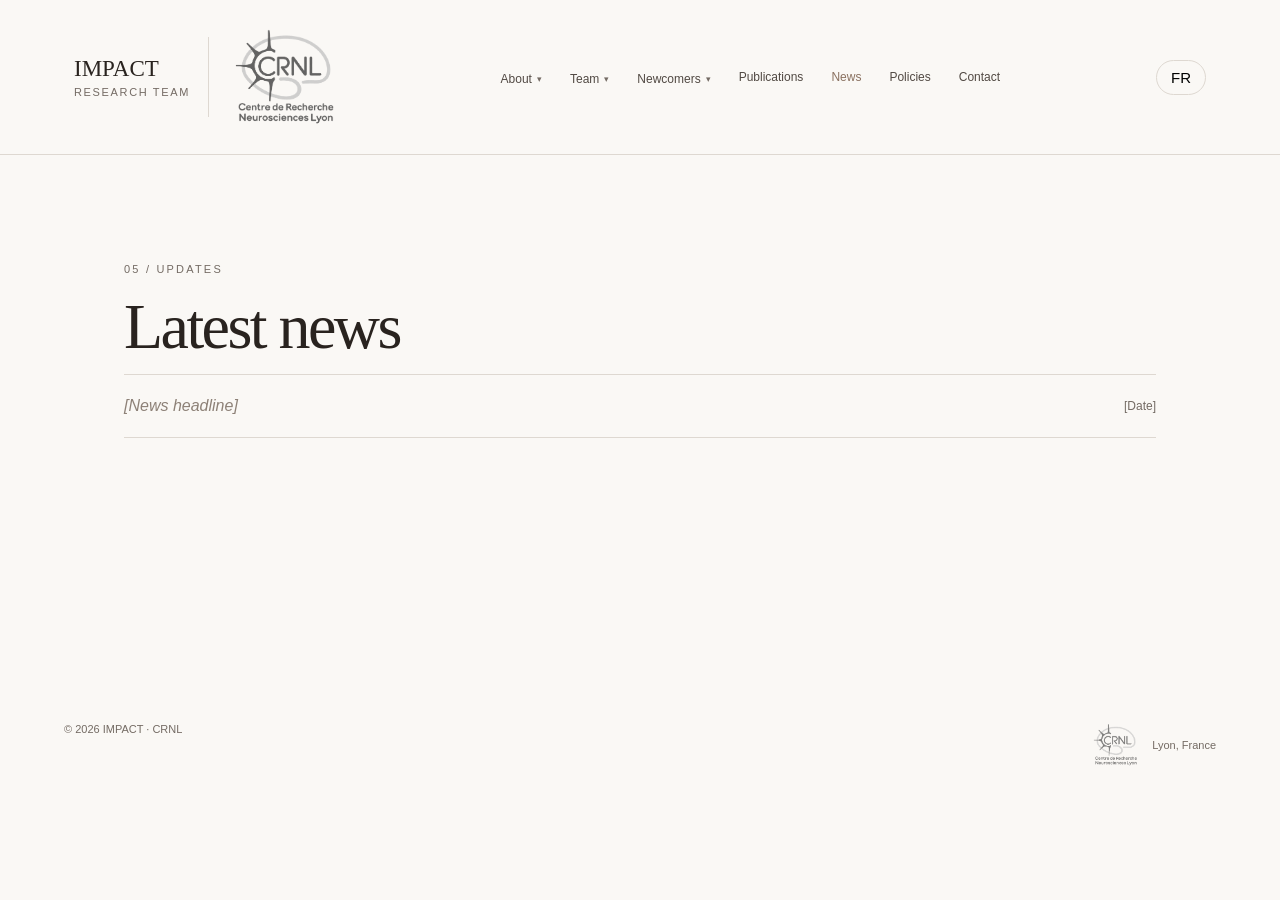
<file: news.html>
<!doctype html>
<html lang="en">
 <head>
  <meta charset="utf-8"/>
  <meta content="width=device-width, initial-scale=1" name="viewport"/>
  <meta content="IMPACT, a research team at the Centre de Recherche en Neurosciences de Lyon (CRNL)." name="description"/>
  <title>News — IMPACT · CRNL</title>
  <link rel="stylesheet" href="style.css"/>
 </head>
 <body data-page="news">
  <header>
   <div class="nav">

<!-- IMPACT TEAM AND CRNL AFFILIATION -->
<div class="brand-group">

  <a class="logo" href="index.html">
    IMPACT
    <small>RESEARCH TEAM</small>
  </a>

  <div class="brand-divider"></div>

  <a
    class="crnl-brand"
    href="https://www.crnl.fr/"
    target="_blank"
    rel="noopener noreferrer"
    aria-label="Centre de Recherche en Neurosciences de Lyon"
  >
    <img
      src="crnl-logo.png"
      alt="CRNL – Centre de Recherche en Neurosciences de Lyon"
      title="Centre de Recherche en Neurosciences de Lyon"
      class="crnl-logo"
      onerror="this.closest('.crnl-brand').style.display='none'; document.querySelector('.brand-divider').style.display='none';"
    />
  </a>

</div>

    <nav>
     <div class="dropdown">
      <a data-en="About" data-fr="À propos" href="about.html" data-page="about">About</a>
      <div class="dropdown-menu">
       <div class="dropdown-menu-inner">
        <a data-en="A CRNL team" data-fr="Une équipe du CRNL" href="about.html">A CRNL team</a>
       </div>
      </div>
     </div>
     <div class="dropdown">
      <a data-en="Team" data-fr="Équipe" href="team.html" data-page="team">Team</a>
      <div class="dropdown-menu">
       <div class="dropdown-menu-inner">
        <a data-en="Researchers" data-fr="Chercheurs" href="team.html#researchers">Researchers</a>
        <a data-en="Technical staff" data-fr="Personnel technique" href="team.html#technical-staff">Technical staff</a>
        <a data-en="Administrative staff" data-fr="Personnel administratif" href="team.html#administrative-staff">Administrative staff</a>
       </div>
      </div>
     </div>
     <div class="dropdown">
      <a data-en="Newcomers" data-fr="Nouveaux arrivants" href="newcomers.html" data-page="newcomers">Newcomers</a>
      <div class="dropdown-menu">
       <div class="dropdown-menu-inner">
        <a data-en="Guide" data-fr="Guide" href="newcomers.html">Guide</a>
       </div>
      </div>
     </div>
     <a href="publications.html" data-page="publications">Publications</a>
     <a data-en="News" data-fr="Actualités" href="news.html" data-page="news">News</a>
     <a data-en="Policies" data-fr="Règles et chartes" href="policies.html" data-page="policies">Policies</a>
     <a href="contact.html" data-page="contact">Contact</a>
    </nav>
    <button aria-label="Change language" class="language" id="language">
     FR
    </button>
   </div>
  </header>
  <main class="page">
   <section class="section" id="news">
    <div class="eyebrow" data-en="05 / Updates" data-fr="05 / Actualités">
     05 / Updates
    </div>
    <h2 data-en="Latest news" data-fr="Dernières actualités">
     Latest news
    </h2>
    <div class="simple-list">
     <div class="entry">
      <strong class="placeholder" data-en="[News headline]" data-fr="[Titre de l'actualité]">
       [News headline]
      </strong>
      <span data-en="[Date]" data-fr="[Date]">
       [Date]
      </span>
     </div>
    </div>
   </section>
  </main>
  <footer>
   <span>
    ©
    <span id="year">
    </span>
    IMPACT · CRNL
   </span>
   <a class="footer-brand" href="https://www.crnl.fr/" target="_blank" rel="noopener noreferrer">
    <img src="crnl-logo.png" alt="CRNL" class="footer-logo" onerror="this.style.display='none'"/>
    Lyon, France
   </a>
  </footer>
  <script src="main.js"></script>
 </body>
</html>
</file>
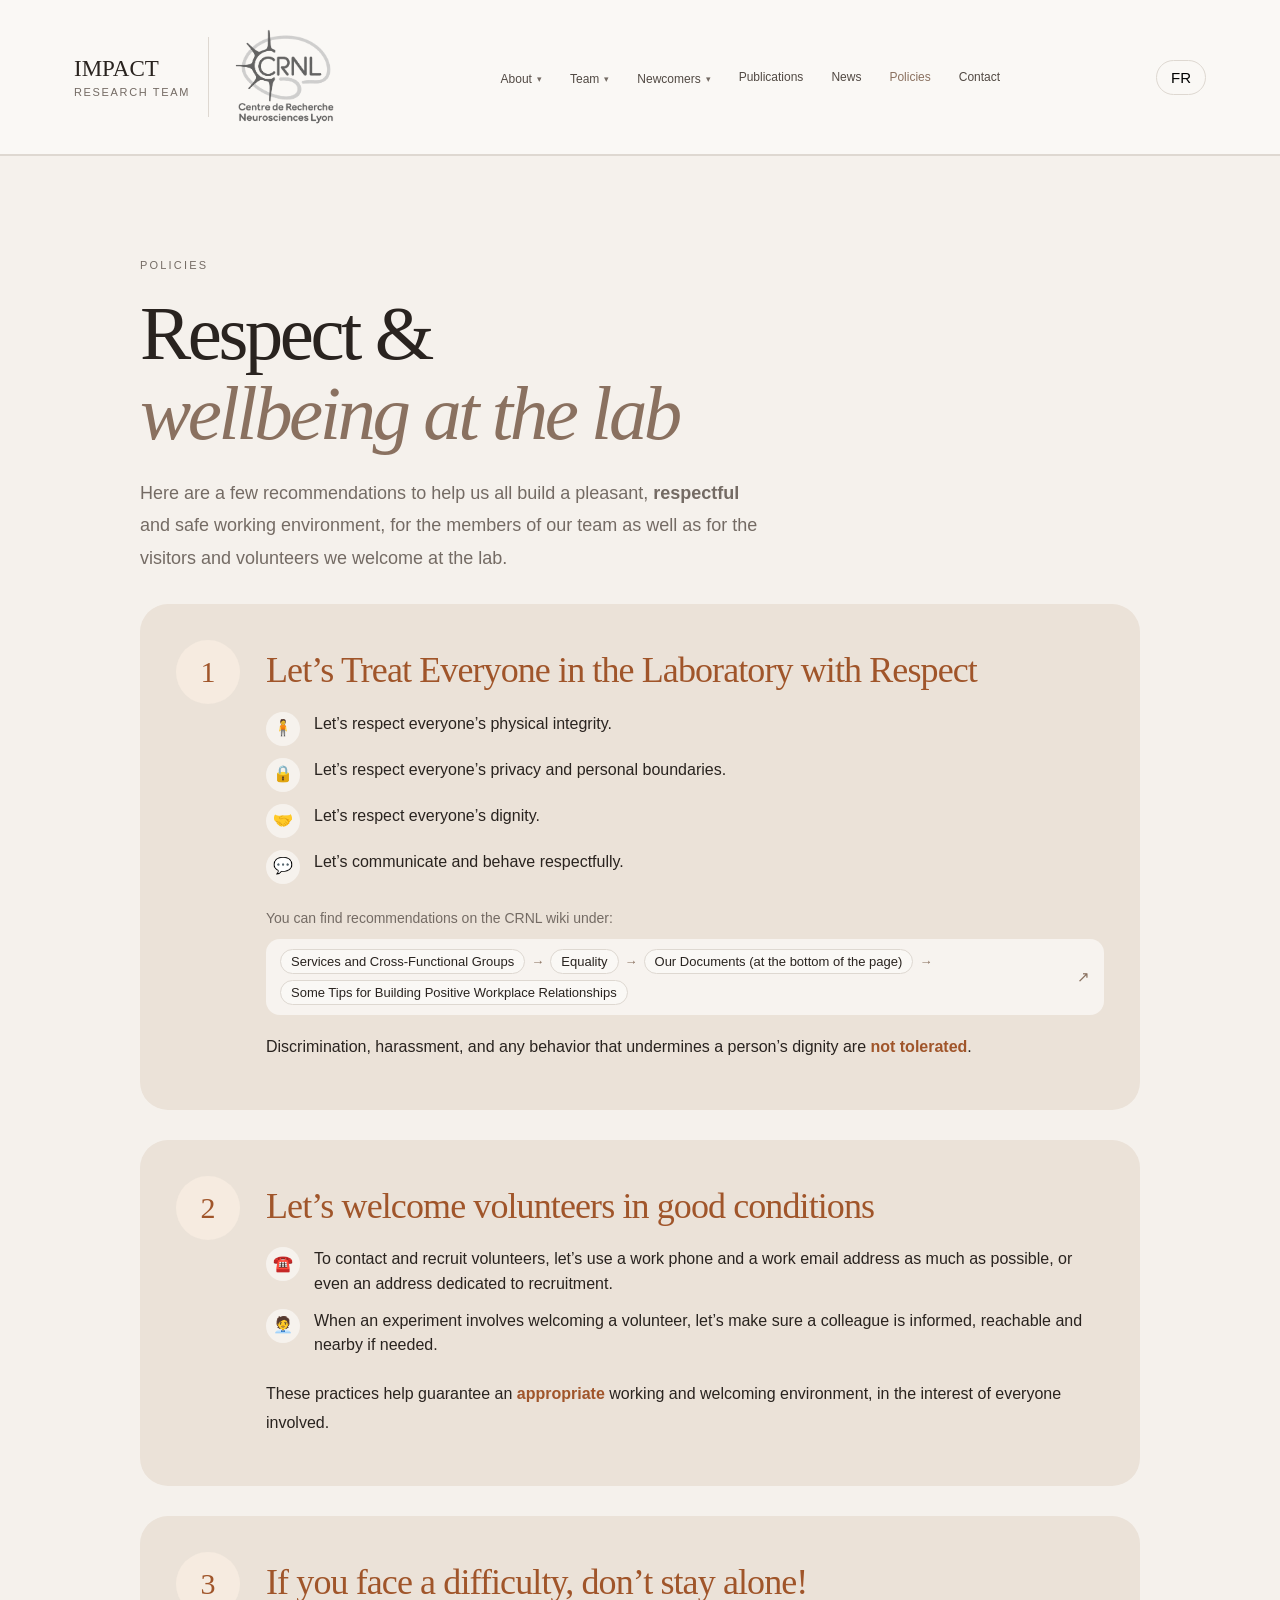
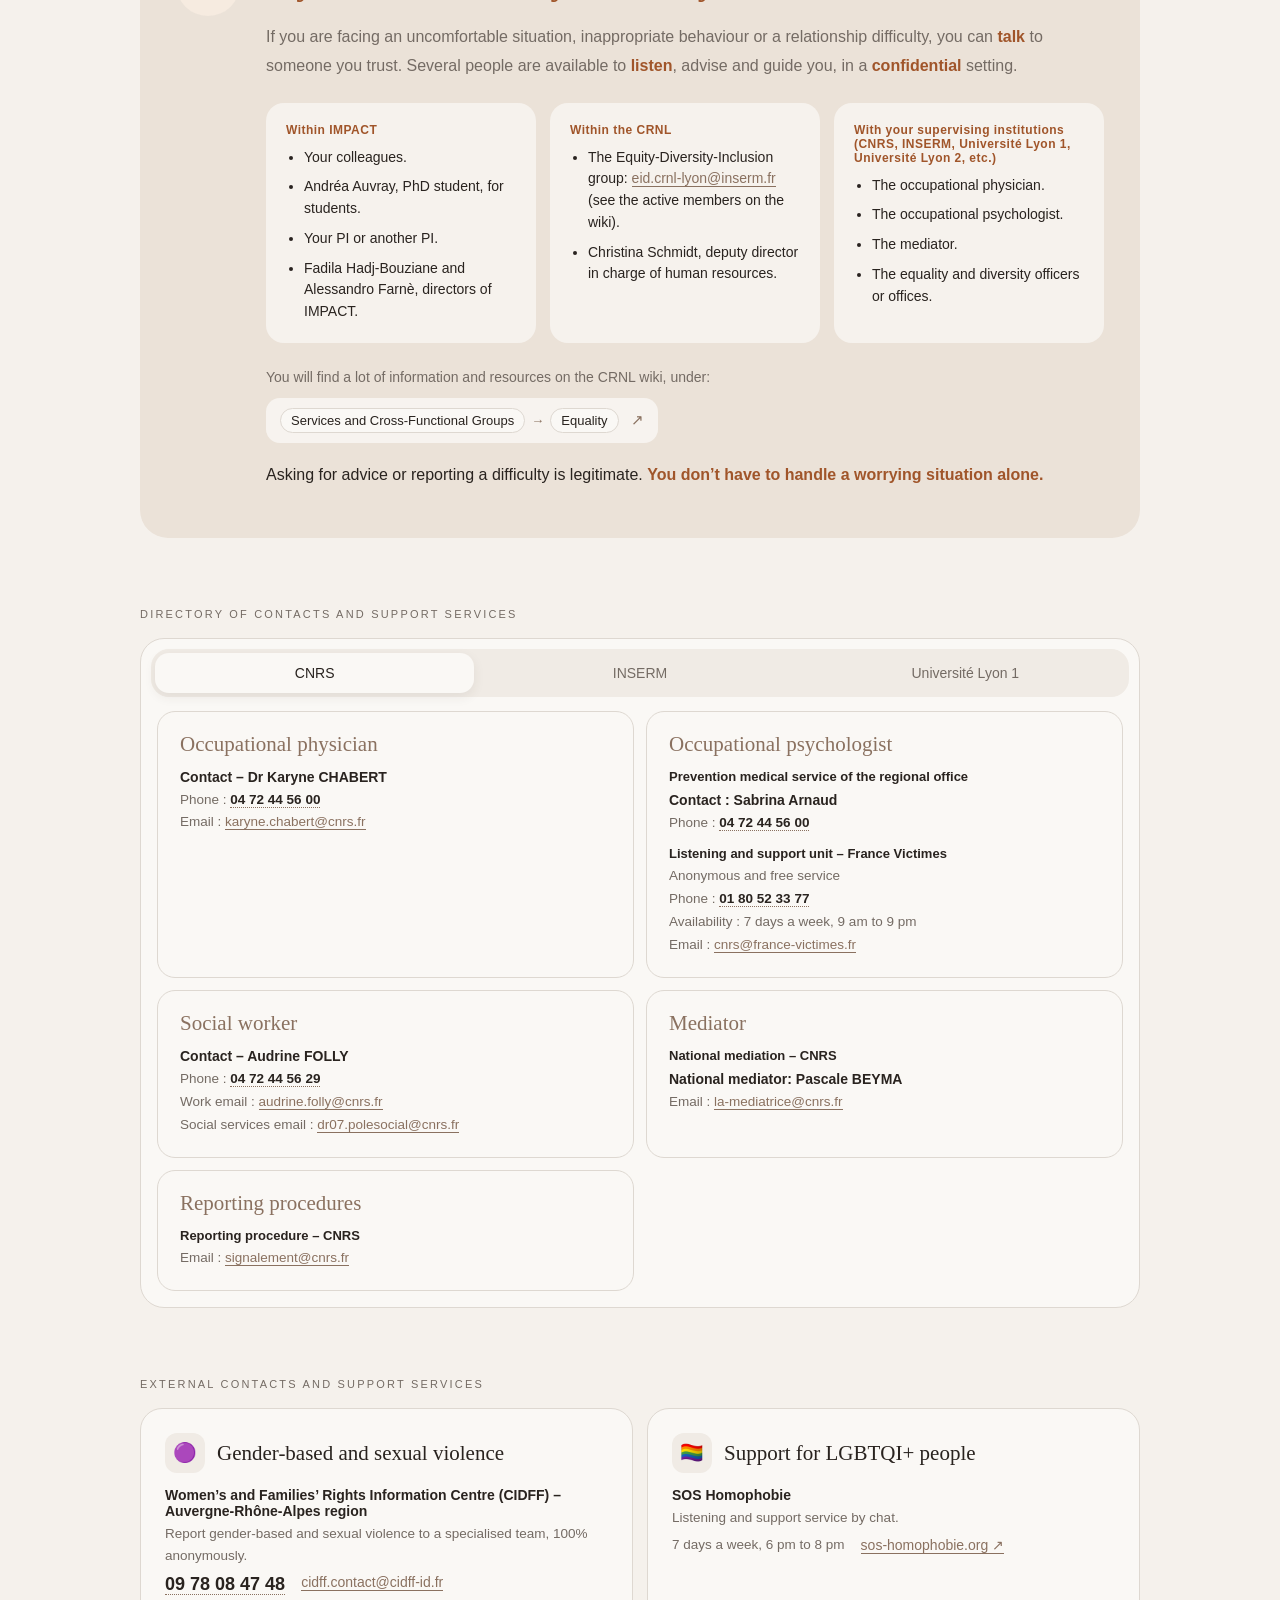
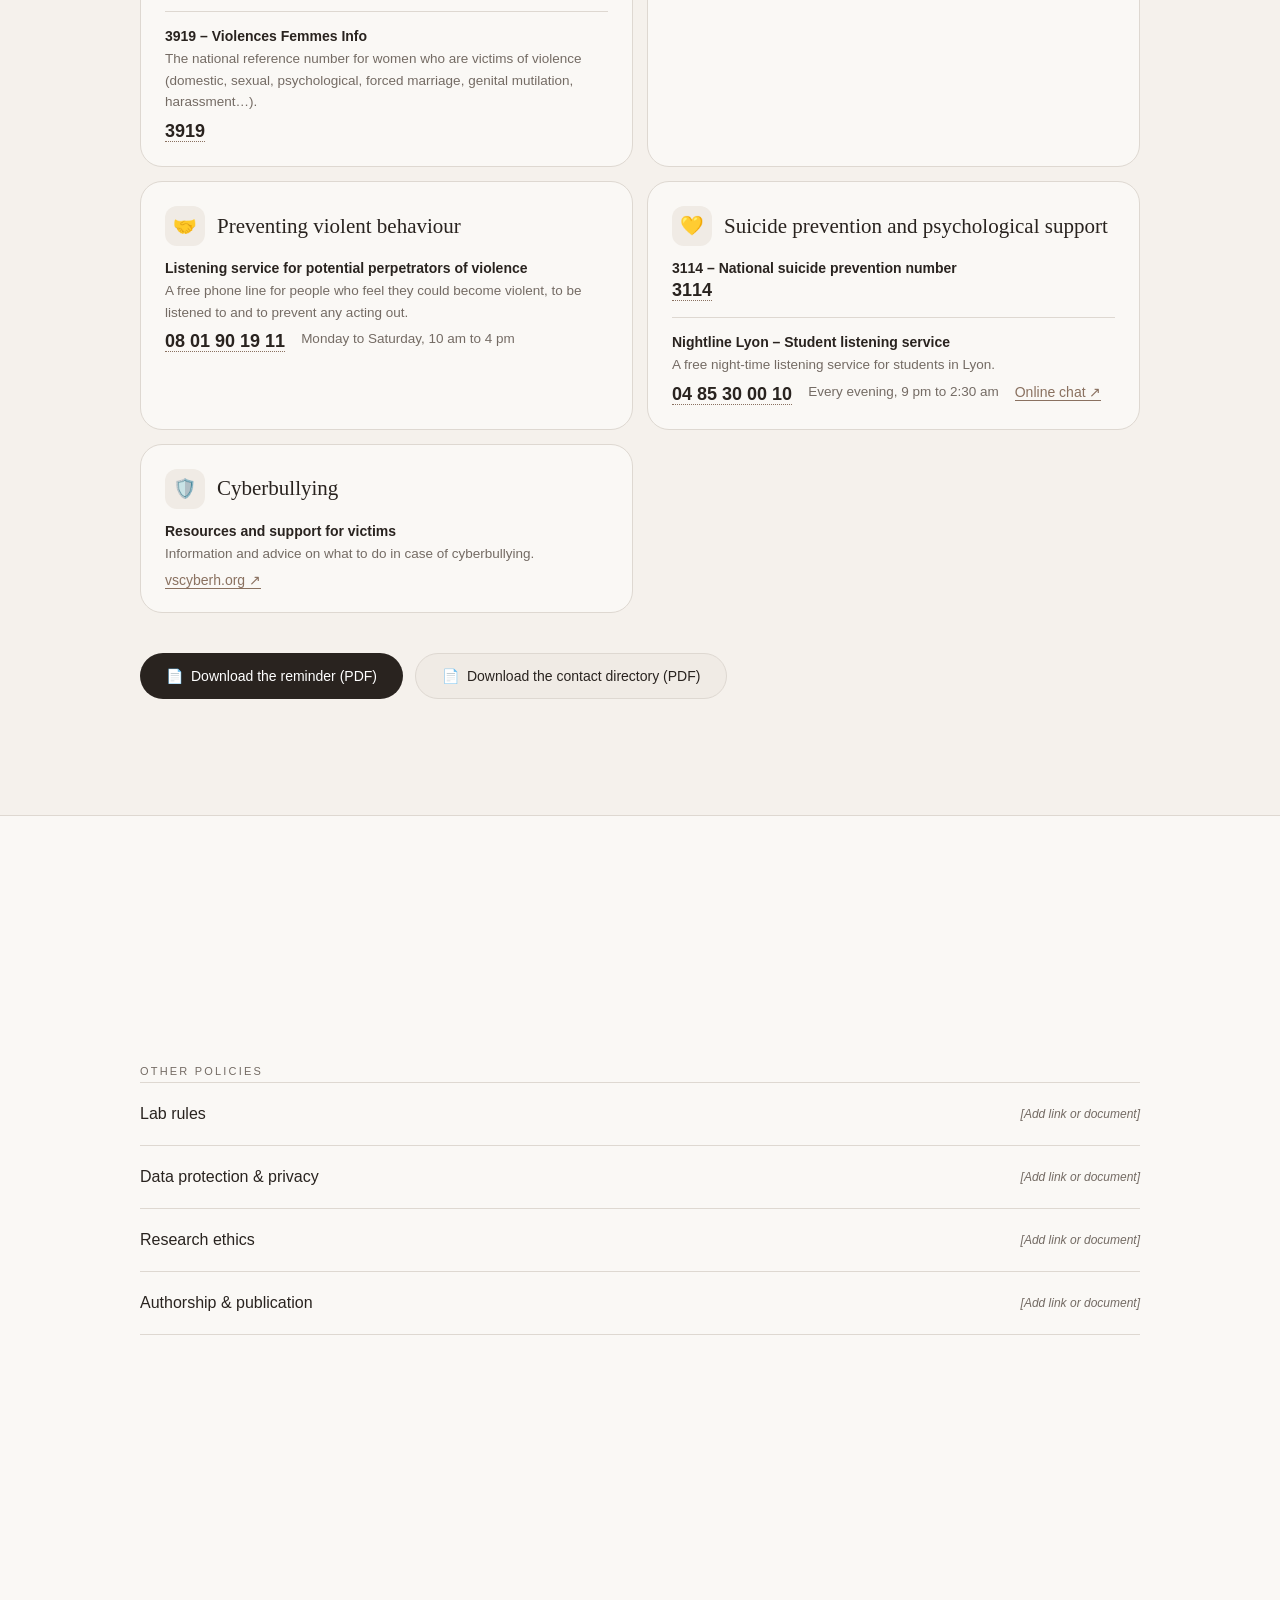
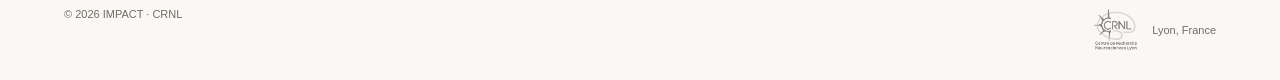
<file: policies.html>
<!doctype html>
<html lang="en">
 <head>
  <meta charset="utf-8"/>
  <meta content="width=device-width, initial-scale=1" name="viewport"/>
  <meta content="IMPACT, a research team at the Centre de Recherche en Neurosciences de Lyon (CRNL)." name="description"/>
  <title>Policies — IMPACT · CRNL</title>
  <link rel="stylesheet" href="style.css"/>
 </head>
 <body data-page="policies">
  <header>
   <div class="nav">

<!-- IMPACT TEAM AND CRNL AFFILIATION -->
<div class="brand-group">

  <a class="logo" href="index.html">
    IMPACT
    <small>RESEARCH TEAM</small>
  </a>

  <div class="brand-divider"></div>

  <a
    class="crnl-brand"
    href="https://www.crnl.fr/"
    target="_blank"
    rel="noopener noreferrer"
    aria-label="Centre de Recherche en Neurosciences de Lyon"
  >
    <img
      src="crnl-logo.png"
      alt="CRNL – Centre de Recherche en Neurosciences de Lyon"
      title="Centre de Recherche en Neurosciences de Lyon"
      class="crnl-logo"
      onerror="this.closest('.crnl-brand').style.display='none'; document.querySelector('.brand-divider').style.display='none';"
    />
  </a>

</div>

    <nav>
     <div class="dropdown">
      <a data-en="About" data-fr="À propos" href="about.html" data-page="about">About</a>
      <div class="dropdown-menu">
       <div class="dropdown-menu-inner">
        <a data-en="A CRNL team" data-fr="Une équipe du CRNL" href="about.html">A CRNL team</a>
       </div>
      </div>
     </div>
     <div class="dropdown">
      <a data-en="Team" data-fr="Équipe" href="team.html" data-page="team">Team</a>
      <div class="dropdown-menu">
       <div class="dropdown-menu-inner">
        <a data-en="Researchers" data-fr="Chercheurs" href="team.html#researchers">Researchers</a>
        <a data-en="Technical staff" data-fr="Personnel technique" href="team.html#technical-staff">Technical staff</a>
        <a data-en="Administrative staff" data-fr="Personnel administratif" href="team.html#administrative-staff">Administrative staff</a>
       </div>
      </div>
     </div>
     <div class="dropdown">
      <a data-en="Newcomers" data-fr="Nouveaux arrivants" href="newcomers.html" data-page="newcomers">Newcomers</a>
      <div class="dropdown-menu">
       <div class="dropdown-menu-inner">
        <a data-en="Guide" data-fr="Guide" href="newcomers.html">Guide</a>
       </div>
      </div>
     </div>
     <a href="publications.html" data-page="publications">Publications</a>
     <a data-en="News" data-fr="Actualités" href="news.html" data-page="news">News</a>
     <a data-en="Policies" data-fr="Règles et chartes" href="policies.html" data-page="policies">Policies</a>
     <a href="contact.html" data-page="contact">Contact</a>
    </nav>
    <button aria-label="Change language" class="language" id="language">
     FR
    </button>
   </div>
  </header>
  <main class="story">
   <!-- ===== RESPECT & WELLBEING ===== -->
   <section class="story-section" id="part-respect">
    <div class="story-inner">
     <div class="eyebrow reveal" data-en="Policies" data-fr="Règles et chartes">Policies</div>
     <h2 class="reveal" data-en="Respect &amp;&lt;br&gt;&lt;em&gt;wellbeing at the lab&lt;/em&gt;" data-fr="Respect et&lt;br&gt;&lt;em&gt;bien-être au labo&lt;/em&gt;">Respect &amp;<br><em>wellbeing at the lab</em></h2>
     <p class="reveal" data-en="Here are a few recommendations to help us all build a pleasant, &lt;b&gt;respectful&lt;/b&gt; and safe working environment, for the members of our team as well as for the visitors and volunteers we welcome at the lab." data-fr="Voici quelques recommandations pour contribuer collectivement à un environnement de travail agréable, &lt;b&gt;respectueux&lt;/b&gt; et sécurisant, pour les membres de notre équipe comme pour les visiteurs ou volontaires accueillis au laboratoire.">Here are a few recommendations to help us all build a pleasant, <b>respectful</b> and safe working environment, for the members of our team as well as for the visitors and volunteers we welcome at the lab.</p>

     <div class="r-card reveal">
      <div class="r-num">1</div>
      <div class="r-body">
       <h3 data-en="Let’s Treat Everyone in the Laboratory with Respect" data-fr="Respectons chaque personne au laboratoire">Let’s Treat Everyone in the Laboratory with Respect</h3>
       <div class="r-icons">
        <div><span aria-hidden="true">🧍</span><span data-en="Let’s respect everyone’s physical integrity." data-fr="Respectons l’intégrité physique de chacun et chacune.">Let’s respect everyone’s physical integrity.</span></div>
        <div><span aria-hidden="true">🔒</span><span data-en="Let’s respect everyone’s privacy and personal boundaries." data-fr="Respectons l’intimité et la vie privée.">Let’s respect everyone’s privacy and personal boundaries.</span></div>
        <div><span aria-hidden="true">🤝</span><span data-en="Let’s respect everyone’s dignity." data-fr="Respectons la dignité de toutes et tous.">Let’s respect everyone’s dignity.</span></div>
        <div><span aria-hidden="true">💬</span><span data-en="Let’s communicate and behave respectfully." data-fr="Adoptons une communication et des comportements respectueux.">Let’s communicate and behave respectfully.</span></div>
       </div>
       <p class="r-small" data-en="You can find recommendations on the CRNL wiki under:" data-fr="Vous trouverez des recommandations sur le wiki du CRNL, dans la rubrique :">You can find recommendations on the CRNL wiki under:</p>
       <a class="crumb-link" href="https://wiki.crnl.fr" target="_blank" rel="noopener noreferrer"><div class="crumbs"><span data-en="Services and Cross-Functional Groups" data-fr="Services et Groupes Transversaux">Services and Cross-Functional Groups</span><i>→</i><span data-en="Equality" data-fr="Égalité">Equality</span><i>→</i><span data-en="Our Documents (at the bottom of the page)" data-fr="Nos documents (en bas de la page)">Our Documents (at the bottom of the page)</span><i>→</i><span data-en="Some Tips for Building Positive Workplace Relationships" data-fr="Quelques clés pour de bonnes relations au travail">Some Tips for Building Positive Workplace Relationships</span></div><b>↗</b></a>
       <p class="r-strong" data-en="Discrimination, harassment, and any behavior that undermines a person’s dignity are &lt;b&gt;not tolerated&lt;/b&gt;." data-fr="La discrimination, le harcèlement et tout comportement portant atteinte à la dignité des personnes ne sont &lt;b&gt;pas tolérés&lt;/b&gt;.">Discrimination, harassment, and any behavior that undermines a person’s dignity are <b>not tolerated</b>.</p>
      </div>
     </div>

     <div class="r-card reveal">
      <div class="r-num">2</div>
      <div class="r-body">
       <h3 data-en="Let’s welcome volunteers in good conditions" data-fr="Organisons l’accueil des volontaires dans de bonnes conditions">Let’s welcome volunteers in good conditions</h3>
       <div class="r-icons">
        <div><span aria-hidden="true">☎️</span><span data-en="To contact and recruit volunteers, let’s use a work phone and a work email address as much as possible, or even an address dedicated to recruitment." data-fr="Pour contacter et recruter des volontaires, utilisons autant que possible un téléphone et une adresse électronique professionnels, voire une adresse dédiée au recrutement.">To contact and recruit volunteers, let’s use a work phone and a work email address as much as possible, or even an address dedicated to recruitment.</span></div>
        <div><span aria-hidden="true">🧑‍💼</span><span data-en="When an experiment involves welcoming a volunteer, let’s make sure a colleague is informed, reachable and nearby if needed." data-fr="Lorsqu’une expérience implique l’accueil d’un volontaire, organisons-nous pour qu’un ou une collègue soit informé·e, joignable et à proximité si besoin.">When an experiment involves welcoming a volunteer, let’s make sure a colleague is informed, reachable and nearby if needed.</span></div>
       </div>
       <p class="r-strong" data-en="These practices help guarantee an &lt;b&gt;appropriate&lt;/b&gt; working and welcoming environment, in the interest of everyone involved." data-fr="Ces pratiques contribuent à garantir un cadre de travail et d’accueil &lt;b&gt;adapté&lt;/b&gt;, dans l’intérêt de toutes les personnes concernées.">These practices help guarantee an <b>appropriate</b> working and welcoming environment, in the interest of everyone involved.</p>
      </div>
     </div>

     <div class="r-card reveal">
      <div class="r-num">3</div>
      <div class="r-body">
       <h3 data-en="If you face a difficulty, don’t stay alone!" data-fr="En cas de difficulté, ne restez pas seul·e !">If you face a difficulty, don’t stay alone!</h3>
       <p data-en="If you are facing an uncomfortable situation, inappropriate behaviour or a relationship difficulty, you can &lt;b&gt;talk&lt;/b&gt; to someone you trust. Several people are available to &lt;b&gt;listen&lt;/b&gt;, advise and guide you, in a &lt;b&gt;confidential&lt;/b&gt; setting." data-fr="Si vous êtes confronté·e à une situation inconfortable, à un comportement inapproprié ou à une difficulté relationnelle, vous pouvez en &lt;b&gt;parler&lt;/b&gt; à une personne de confiance. Plusieurs interlocuteurs sont disponibles pour vous &lt;b&gt;écouter&lt;/b&gt;, vous conseiller et vous orienter, dans un cadre &lt;b&gt;confidentiel&lt;/b&gt;.">If you are facing an uncomfortable situation, inappropriate behaviour or a relationship difficulty, you can <b>talk</b> to someone you trust. Several people are available to <b>listen</b>, advise and guide you, in a <b>confidential</b> setting.</p>
       <div class="who-grid">
        <div class="who"><span class="who-title" data-en="Within IMPACT" data-fr="Au sein d’IMPACT">Within IMPACT</span><ul class="r-list"><li><span data-en="Your colleagues." data-fr="Vos collègues.">Your colleagues.</span></li><li><span data-en="Andréa Auvray, PhD student, for students." data-fr="Andréa Auvray, doctorante, pour les étudiant·es.">Andréa Auvray, PhD student, for students.</span></li><li><span data-en="Your PI or another PI." data-fr="Votre PI ou un·e autre PI.">Your PI or another PI.</span></li><li><span data-en="Fadila Hadj-Bouziane and Alessandro Farnè, directors of IMPACT." data-fr="Fadila Hadj-Bouziane et Alessandro Farnè, directrice et directeur d’IMPACT.">Fadila Hadj-Bouziane and Alessandro Farnè, directors of IMPACT.</span></li></ul></div>
        <div class="who"><span class="who-title" data-en="Within the CRNL" data-fr="Au sein du CRNL">Within the CRNL</span><ul class="r-list"><li><span data-en="The Equity-Diversity-Inclusion group:" data-fr="Le groupe Équité-Diversité-Inclusion :">The Equity-Diversity-Inclusion group:</span> <a class="mail-link" href="mailto:eid.crnl-lyon@inserm.fr">eid.crnl-lyon@inserm.fr</a> <span data-en="(see the active members on the wiki)." data-fr="(voir les membres actifs sur le wiki).">(see the active members on the wiki).</span></li><li><span data-en="Christina Schmidt, deputy director in charge of human resources." data-fr="Christina Schmidt, directrice adjointe en charge des ressources humaines.">Christina Schmidt, deputy director in charge of human resources.</span></li></ul></div>
        <div class="who"><span class="who-title" data-en="With your supervising institutions (CNRS, INSERM, Université Lyon 1, Université Lyon 2, etc.)" data-fr="Auprès de vos tutelles (CNRS, INSERM, Université Lyon 1, Université Lyon 2, etc.)">With your supervising institutions (CNRS, INSERM, Université Lyon 1, Université Lyon 2, etc.)</span><ul class="r-list"><li><span data-en="The occupational physician." data-fr="Le ou la médecin du travail.">The occupational physician.</span></li><li><span data-en="The occupational psychologist." data-fr="Le ou la psychologue du travail.">The occupational psychologist.</span></li><li><span data-en="The mediator." data-fr="Le ou la médiateur·rice.">The mediator.</span></li><li><span data-en="The equality and diversity officers or offices." data-fr="Les référent·es ou missions chargé·es de l’égalité et de la diversité.">The equality and diversity officers or offices.</span></li></ul></div>
       </div>
       <p class="r-small" data-en="You will find a lot of information and resources on the CRNL wiki, under:" data-fr="Vous trouverez de nombreuses informations et ressources sur le wiki du CRNL, dans la rubrique :">You will find a lot of information and resources on the CRNL wiki, under:</p>
       <a class="crumb-link" href="https://wiki.crnl.fr" target="_blank" rel="noopener noreferrer"><div class="crumbs"><span data-en="Services and Cross-Functional Groups" data-fr="Services et Groupes Transversaux">Services and Cross-Functional Groups</span><i>→</i><span data-en="Equality" data-fr="Égalité">Equality</span></div><b>↗</b></a>
       <p class="r-strong" data-en="Asking for advice or reporting a difficulty is legitimate. &lt;b&gt;You don’t have to handle a worrying situation alone.&lt;/b&gt;" data-fr="Demander conseil ou signaler une difficulté est légitime. &lt;b&gt;Vous n’avez pas à gérer seul·e une situation qui vous préoccupe.&lt;/b&gt;">Asking for advice or reporting a difficulty is legitimate. <b>You don’t have to handle a worrying situation alone.</b></p>
      </div>
     </div>

     <!-- Directory -->
     <div class="leads-title reveal" data-en="Directory of contacts and support services" data-fr="Annuaire des contacts et dispositifs de soutien">Directory of contacts and support services</div>
     <div class="tabs-wrap reveal">
      <div class="tabs" role="tablist"><button class="tab active" type="button" data-tab="tab0">CNRS</button><button class="tab" type="button" data-tab="tab1">INSERM</button><button class="tab" type="button" data-tab="tab2">Université Lyon 1</button></div>
       <div class="tab-panel active" id="tab0">
        <div class="c-card"><div class="c-title"><span data-en="Occupational physician" data-fr="Médecin du travail">Occupational physician</span></div><div class="c-name">Contact – Dr Karyne CHABERT</div><div class="c-line"><span class="c-label" data-en="Phone :" data-fr="Téléphone :">Phone :</span> <a class="tel" href="tel:+33472445600">04 72 44 56 00</a></div><div class="c-line"><span class="c-label" data-en="Email :" data-fr="Adresse e-mail :">Email :</span> <a class="mail-link" href="mailto:karyne.chabert@cnrs.fr">karyne.chabert@cnrs.fr</a></div></div>
        <div class="c-card"><div class="c-title"><span data-en="Occupational psychologist" data-fr="Psychologue du travail">Occupational psychologist</span></div><div class="c-head"><span data-en="Prevention medical service of the regional office" data-fr="Service médical de prévention de la délégation">Prevention medical service of the regional office</span></div><div class="c-name">Contact : Sabrina Arnaud</div><div class="c-line"><span class="c-label" data-en="Phone :" data-fr="Téléphone :">Phone :</span> <a class="tel" href="tel:+33472445600">04 72 44 56 00</a></div><div class="c-head"><span data-en="Listening and support unit – France Victimes" data-fr="Cellule d’écoute et de soutien – France Victimes">Listening and support unit – France Victimes</span></div><div class="c-line"><span class="c-label" data-en="Anonymous and free service" data-fr="Service anonyme et gratuit">Anonymous and free service</span> </div><div class="c-line"><span class="c-label" data-en="Phone :" data-fr="Téléphone :">Phone :</span> <a class="tel" href="tel:+33180523377">01 80 52 33 77</a></div><div class="c-line"><span class="c-label" data-en="Availability :" data-fr="Disponibilité :">Availability :</span> <span data-en="7 days a week, 9 am to 9 pm" data-fr="7 jours sur 7, de 9 h à 21 h">7 days a week, 9 am to 9 pm</span></div><div class="c-line"><span class="c-label" data-en="Email :" data-fr="Adresse e-mail :">Email :</span> <a class="mail-link" href="mailto:cnrs@france-victimes.fr">cnrs@france-victimes.fr</a></div></div>
        <div class="c-card"><div class="c-title"><span data-en="Social worker" data-fr="Assistant(e) de service social">Social worker</span></div><div class="c-name">Contact – Audrine FOLLY</div><div class="c-line"><span class="c-label" data-en="Phone :" data-fr="Téléphone :">Phone :</span> <a class="tel" href="tel:+33472445629">04 72 44 56 29</a></div><div class="c-line"><span class="c-label" data-en="Work email :" data-fr="Adresse e-mail professionnelle :">Work email :</span> <a class="mail-link" href="mailto:audrine.folly@cnrs.fr">audrine.folly@cnrs.fr</a></div><div class="c-line"><span class="c-label" data-en="Social services email :" data-fr="Adresse e-mail du pôle social :">Social services email :</span> <a class="mail-link" href="mailto:dr07.polesocial@cnrs.fr">dr07.polesocial@cnrs.fr</a></div></div>
        <div class="c-card"><div class="c-title"><span data-en="Mediator" data-fr="Médiateur">Mediator</span></div><div class="c-head"><span data-en="National mediation – CNRS" data-fr="Médiation nationale – CNRS">National mediation – CNRS</span></div><div class="c-name"><span data-en="National mediator: Pascale BEYMA" data-fr="Médiatrice nationale : Pascale BEYMA">National mediator: Pascale BEYMA</span></div><div class="c-line"><span class="c-label" data-en="Email :" data-fr="Adresse e-mail :">Email :</span> <a class="mail-link" href="mailto:la-mediatrice@cnrs.fr">la-mediatrice@cnrs.fr</a></div></div>
        <div class="c-card"><div class="c-title"><span data-en="Reporting procedures" data-fr="Dispositifs de signalement">Reporting procedures</span></div><div class="c-head"><span data-en="Reporting procedure – CNRS" data-fr="Dispositif de signalement – CNRS">Reporting procedure – CNRS</span></div><div class="c-line"><span class="c-label" data-en="Email :" data-fr="Adresse e-mail :">Email :</span> <a class="mail-link" href="mailto:signalement@cnrs.fr">signalement@cnrs.fr</a></div></div>
       </div>
       <div class="tab-panel" id="tab1">
        <div class="c-card"><div class="c-title"><span data-en="Occupational physician" data-fr="Médecin du travail">Occupational physician</span></div><div class="c-name">Contact – Dr Anne-Marie THOMAS</div><div class="c-line"><span class="c-label" data-en="Phone :" data-fr="Téléphone :">Phone :</span> <a class="tel" href="tel:+33472138880">04 72 13 88 80</a></div><div class="c-line"><span class="c-label" data-en="Work email :" data-fr="Adresse e-mail professionnelle :">Work email :</span> <a class="mail-link" href="mailto:anne-marie.thomas@inserm.fr">anne-marie.thomas@inserm.fr</a></div><div class="c-line"><span class="c-label" data-en="Medical service email :" data-fr="Adresse e-mail du service médical :">Medical service email :</span> <a class="mail-link" href="mailto:medecine.lyon@inserm.fr">medecine.lyon@inserm.fr</a></div></div>
        <div class="c-card"><div class="c-title"><span data-en="Occupational psychologist" data-fr="Psychologue du travail">Occupational psychologist</span></div><div class="c-head"><span data-en="Preventive medicine service – Inserm" data-fr="Service de médecine de prévention – Inserm">Preventive medicine service – Inserm</span></div><div class="c-line"><span class="c-label" data-en="Auvergne-Rhône-Alpes regional office | Bron" data-fr="Délégation Auvergne-Rhône-Alpes | Bron">Auvergne-Rhône-Alpes regional office | Bron</span> </div><div class="c-line"><span class="c-label" data-en="Phone :" data-fr="Téléphone :">Phone :</span> <a class="tel" href="tel:+33472138800">04 72 13 88 00</a></div></div>
        <div class="c-card"><div class="c-title"><span data-en="Social worker" data-fr="Assistant(e) de service social">Social worker</span></div><div class="c-head"><span data-en="Social services – Inserm" data-fr="Service social – Inserm">Social services – Inserm</span></div><div class="c-name">Djamila FEKIR</div><div class="c-line"><span class="c-label" data-en="Role :" data-fr="Fonction :">Role :</span> <span data-en="National coordinator of social services (social workers)" data-fr="Coordonnatrice nationale du service social (assistantes sociales)">National coordinator of social services (social workers)</span></div><div class="c-line"><span class="c-label" data-en="Email :" data-fr="Adresse e-mail :">Email :</span> <a class="mail-link" href="mailto:djamila.fekir@inserm.fr">djamila.fekir@inserm.fr</a></div><div class="c-name">Lydie SOSSON</div><div class="c-line"><span class="c-label" data-en="Role :" data-fr="Fonction :">Role :</span> <span data-en="Social and family economics adviser" data-fr="Conseillère en économie sociale et familiale">Social and family economics adviser</span></div><div class="c-line"><span class="c-label" data-en="Email :" data-fr="Adresse e-mail :">Email :</span> <a class="mail-link" href="mailto:lydie.sosson@inserm.fr">lydie.sosson@inserm.fr</a></div></div>
        <div class="c-card"><div class="c-title"><span data-en="Mediator" data-fr="Médiateur">Mediator</span></div><div class="c-head"><span data-en="Mediation unit – Inserm" data-fr="Cellule de médiation – Inserm">Mediation unit – Inserm</span></div><div class="c-name"><span data-en="Mediator: Nathalie THÉRET" data-fr="Médiatrice : Nathalie THÉRET">Mediator: Nathalie THÉRET</span></div><div class="c-line"><span class="c-label" data-en="Service email :" data-fr="Adresse e-mail du service :">Service email :</span> <a class="mail-link" href="mailto:mediation@inserm.fr">mediation@inserm.fr</a></div><div class="c-line"><span class="c-label" data-en="Direct email :" data-fr="Adresse e-mail directe :">Direct email :</span> <a class="mail-link" href="mailto:nathalie.theret@inserm.fr">nathalie.theret@inserm.fr</a></div></div>
        <div class="c-card"><div class="c-title"><span data-en="Reporting procedures" data-fr="Dispositifs de signalement">Reporting procedures</span></div><div class="c-head"><span data-en="Reporting procedure – Inserm" data-fr="Dispositif de signalement – Inserm">Reporting procedure – Inserm</span></div><div class="c-line"><span class="c-label" data-en="Email :" data-fr="Adresse e-mail :">Email :</span> <a class="mail-link" href="mailto:signalement@inserm.fr">signalement@inserm.fr</a></div></div>
       </div>
       <div class="tab-panel" id="tab2">
        <div class="c-card"><div class="c-title"><span data-en="Occupational physician" data-fr="Médecin du travail">Occupational physician</span></div><div class="c-head"><span data-en="Staff Occupational Health Service (SMSTP)" data-fr="Service de Médecine et Santé au Travail du Personnel (SMSTP)">Staff Occupational Health Service (SMSTP)</span></div><div class="c-name"><span data-en="Health sector – Campus Lyon Santé Est / Rockefeller" data-fr="Secteur Santé – Campus Lyon Santé Est / Rockefeller">Health sector – Campus Lyon Santé Est / Rockefeller</span></div><div class="c-line"><span class="c-label" data-en="Email :" data-fr="Adresse e-mail :">Email :</span> <a class="mail-link" href="mailto:SMSTP.IUT@univ-lyon1.fr">SMSTP.IUT@univ-lyon1.fr</a></div><div class="c-line"><span class="c-label" data-en="Doctor :" data-fr="Médecin :">Doctor :</span> <a class="tel" href="tel:+33478777574">04 78 77 75 74</a></div><div class="c-line"><span class="c-label" data-en="Nurse: Marine BENEDETTI :" data-fr="Infirmière : Marine BENEDETTI :">Nurse: Marine BENEDETTI :</span> <a class="tel" href="tel:+33478777256">04 78 77 72 56</a></div><div class="c-line"><span class="c-label" data-en="Secretary: Corinne BONNEL :" data-fr="Secrétaire : Corinne BONNEL :">Secretary: Corinne BONNEL :</span> <a class="tel" href="tel:+33478777577">04 78 77 75 77</a></div><div class="c-name">Campus LyonTech – La Doua</div><div class="c-line"><span class="c-label" data-en="Contact :" data-fr="Contact :">Contact :</span> Thérèse DE MALLMANN</div><div class="c-line"><span class="c-label" data-en="Secretariat :" data-fr="Secrétariat :">Secretariat :</span> <a class="tel" href="tel:+33472431201">04 72 43 12 01</a></div><div class="c-line"><span class="c-label" data-en="Occupational health nurse :" data-fr="Infirmière en santé au travail :">Occupational health nurse :</span> <a class="tel" href="tel:+33472448255">04 72 44 82 55</a></div><div class="c-line"><span class="c-label" data-en="Email :" data-fr="Adresse e-mail :">Email :</span> <a class="mail-link" href="mailto:service.medical-doua@univ-lyon1.fr">service.medical-doua@univ-lyon1.fr</a></div></div>
        <div class="c-card"><div class="c-title"><span data-en="Occupational psychologist" data-fr="Psychologue du travail">Occupational psychologist</span></div><div class="c-head"><span data-en="Work-related support" data-fr="Soutien en lien avec le travail">Work-related support</span></div><div class="c-line"><span class="c-label" data-en="Contact :" data-fr="Contact :">Contact :</span> <span data-en="SMSTP secretariat (see the details above)." data-fr="Secrétariat du SMSTP (voir les coordonnées indiquées ci-dessus).">SMSTP secretariat (see the details above).</span></div><div class="c-head"><span data-en="Personal psychological support" data-fr="Soutien psychologique personnel">Personal psychological support</span></div><div class="c-name"><span data-en="Psychology unit of the Student Health Service (SSE)" data-fr="Pôle psychologique du Service de Santé Étudiante (SSE)">Psychology unit of the Student Health Service (SSE)</span></div><div class="c-line"><span class="c-label" data-en="Phone :" data-fr="Téléphone :">Phone :</span> <a class="tel" href="tel:+33427465757">04 27 46 57 57</a></div><div class="c-line"><span class="c-label" data-en="Campuses :" data-fr="Campus concernés :">Campuses :</span> <span data-en="La Doua, Rockefeller and Lyon Sud" data-fr="La Doua, Rockefeller et Lyon Sud">La Doua, Rockefeller and Lyon Sud</span></div><div class="c-line"><span class="c-label" data-en="Book online :" data-fr="Prise de rendez-vous en ligne :">Book online :</span> <a class="mail-link" href="https://univ-lyon1.contactsante.fr/RendezVous" target="_blank" rel="noopener noreferrer">univ-lyon1.contactsante.fr ↗</a></div></div>
        <div class="c-card"><div class="c-title"><span data-en="Social worker" data-fr="Assistant(e) de service social">Social worker</span></div><div class="c-head"><span data-en="General Social Action Service (SGAS) – Université Lyon 1" data-fr="Service Général d’Action Sociale (SGAS) – Université Lyon 1">General Social Action Service (SGAS) – Université Lyon 1</span></div><div class="c-line"><span class="c-label" data-en="Phone :" data-fr="Téléphone :">Phone :</span> <a class="tel" href="tel:+33472448280">04 72 44 82 80</a></div><div class="c-line"><span class="c-label" data-en="Email :" data-fr="Adresse e-mail :">Email :</span> <a class="mail-link" href="mailto:sgas@univ-lyon1.fr">sgas@univ-lyon1.fr</a></div><div class="c-line"><span class="c-label" data-en="Website :" data-fr="Site internet :">Website :</span> <a class="mail-link" href="https://www.univ-lyon1.fr/universite/organisation/le-sgas" target="_blank" rel="noopener noreferrer">univ-lyon1.fr/…/le-sgas ↗</a></div><div class="c-line"><span class="c-label" data-en="Contact :" data-fr="Contact :">Contact :</span> Hafida MAKHLOUF</div><div class="c-line"><span class="c-label" data-en="Email :" data-fr="Adresse e-mail :">Email :</span> <a class="mail-link" href="mailto:hafida.makhlouf@univ-lyon1.fr">hafida.makhlouf@univ-lyon1.fr</a></div></div>
        <div class="c-card"><div class="c-title"><span data-en="Mediator" data-fr="Médiateur">Mediator</span></div><div class="c-line"><span class="c-label" data-en="Email :" data-fr="Adresse e-mail :">Email :</span> <a class="mail-link" href="mailto:egalite-diversite@univ-lyon1.fr">egalite-diversite@univ-lyon1.fr</a></div></div>
        <div class="c-card"><div class="c-title"><span data-en="Reporting procedures" data-fr="Dispositifs de signalement">Reporting procedures</span></div><div class="c-head"><span data-en="Reporting procedure – Université Lyon 1" data-fr="Dispositif de signalement – Université Lyon 1">Reporting procedure – Université Lyon 1</span></div><div class="c-line"><span class="c-label" data-en="Email :" data-fr="Adresse e-mail :">Email :</span> <a class="mail-link" href="mailto:signalement@univ-lyon1.fr">signalement@univ-lyon1.fr</a></div><div class="c-line"><span class="c-label" data-en="Online reporting form :" data-fr="Formulaire de signalement en ligne :">Online reporting form :</span> <a class="mail-link" href="https://www.univ-lyon1.fr/universite/organisation/mission-egalite-diversite/faire-un-signalement" target="_blank" rel="noopener noreferrer">univ-lyon1.fr/…/faire-un-signalement ↗</a></div></div>
       </div>
     </div>

     <div class="leads-title reveal" data-en="External contacts and support services" data-fr="Contacts et dispositifs de soutien externes">External contacts and support services</div>
     <div class="ext-grid">
      <div class="ext-card reveal"><div class="ext-head"><span class="ext-icon" aria-hidden="true">🟣</span><h4 data-en="Gender-based and sexual violence" data-fr="Violences sexistes et sexuelles">Gender-based and sexual violence</h4></div><div class="ext-item"><b data-en="Women’s and Families’ Rights Information Centre (CIDFF) – Auvergne-Rhône-Alpes region" data-fr="Centre d’Information sur les Droits des Femmes et des Familles (CIDFF) – Région Auvergne-Rhône-Alpes">Women’s and Families’ Rights Information Centre (CIDFF) – Auvergne-Rhône-Alpes region</b><p data-en="Report gender-based and sexual violence to a specialised team, 100% anonymously." data-fr="Signalement des violences sexistes et sexuelles auprès d’une équipe spécialisée, de manière 100 % anonyme.">Report gender-based and sexual violence to a specialised team, 100% anonymously.</p><div class="ext-vals"><span><a class="tel" href="tel:+33978084748">09 78 08 47 48</a></span><span><a class="mail-link" href="mailto:cidff.contact@cidff-id.fr">cidff.contact@cidff-id.fr</a></span></div></div><div class="ext-item"><b data-en="3919 – Violences Femmes Info" data-fr="3919 – Violences Femmes Info">3919 – Violences Femmes Info</b><p data-en="The national reference number for women who are victims of violence (domestic, sexual, psychological, forced marriage, genital mutilation, harassment…)." data-fr="Numéro national de référence pour les femmes victimes de violences (conjugales, sexuelles, psychologiques, mariages forcés, mutilations sexuelles, harcèlement…).">The national reference number for women who are victims of violence (domestic, sexual, psychological, forced marriage, genital mutilation, harassment…).</p><div class="ext-vals"><span><a class="tel" href="tel:3919">3919</a></span></div></div></div>
      <div class="ext-card reveal"><div class="ext-head"><span class="ext-icon" aria-hidden="true">🏳️‍🌈</span><h4 data-en="Support for LGBTQI+ people" data-fr="Soutien aux personnes LGBTQI+">Support for LGBTQI+ people</h4></div><div class="ext-item"><b data-en="SOS Homophobie" data-fr="SOS Homophobie">SOS Homophobie</b><p data-en="Listening and support service by chat." data-fr="Service d’écoute et de soutien par tchat.">Listening and support service by chat.</p><div class="ext-vals"><span><span data-en="7 days a week, 6 pm to 8 pm" data-fr="Disponibilité : 7 jours sur 7, de 18 h à 20 h">7 days a week, 6 pm to 8 pm</span></span><span><a class="mail-link" href="https://www.sos-homophobie.org" target="_blank" rel="noopener noreferrer">sos-homophobie.org ↗</a></span></div></div></div>
      <div class="ext-card reveal"><div class="ext-head"><span class="ext-icon" aria-hidden="true">🤝</span><h4 data-en="Preventing violent behaviour" data-fr="Prévention des comportements violents">Preventing violent behaviour</h4></div><div class="ext-item"><b data-en="Listening service for potential perpetrators of violence" data-fr="Dispositif d’écoute pour les auteurs potentiels de violences">Listening service for potential perpetrators of violence</b><p data-en="A free phone line for people who feel they could become violent, to be listened to and to prevent any acting out." data-fr="Numéro vert destiné aux personnes qui se sentent potentiellement violentes, afin de bénéficier d’une écoute et de prévenir un éventuel passage à l’acte.">A free phone line for people who feel they could become violent, to be listened to and to prevent any acting out.</p><div class="ext-vals"><span><a class="tel" href="tel:+33801901911">08 01 90 19 11</a></span><span><span data-en="Monday to Saturday, 10 am to 4 pm" data-fr="Du lundi au samedi, de 10 h à 16 h">Monday to Saturday, 10 am to 4 pm</span></span></div></div></div>
      <div class="ext-card reveal"><div class="ext-head"><span class="ext-icon" aria-hidden="true">💛</span><h4 data-en="Suicide prevention and psychological support" data-fr="Prévention du suicide et soutien psychologique">Suicide prevention and psychological support</h4></div><div class="ext-item"><b data-en="3114 – National suicide prevention number" data-fr="3114 – Numéro national de prévention du suicide">3114 – National suicide prevention number</b><div class="ext-vals"><span><a class="tel" href="tel:3114">3114</a></span></div></div><div class="ext-item"><b data-en="Nightline Lyon – Student listening service" data-fr="Nightline Lyon – Service d’écoute étudiante">Nightline Lyon – Student listening service</b><p data-en="A free night-time listening service for students in Lyon." data-fr="Service d’écoute nocturne gratuit destiné aux étudiant·e·s lyonnais·e·s.">A free night-time listening service for students in Lyon.</p><div class="ext-vals"><span><a class="tel" href="tel:+33485300010">04 85 30 00 10</a></span><span><span data-en="Every evening, 9 pm to 2:30 am" data-fr="Tous les soirs, de 21 h à 2 h 30">Every evening, 9 pm to 2:30 am</span></span><span><a class="mail-link" href="https://www.nightline.fr/lyon" target="_blank" rel="noopener noreferrer"><span data-en="Online chat" data-fr="Tchat en ligne">Online chat</span> ↗</a></span></div></div></div>
      <div class="ext-card reveal"><div class="ext-head"><span class="ext-icon" aria-hidden="true">🛡️</span><h4 data-en="Cyberbullying" data-fr="Cyberharcèlement">Cyberbullying</h4></div><div class="ext-item"><b data-en="Resources and support for victims" data-fr="Ressources et accompagnement des victimes">Resources and support for victims</b><p data-en="Information and advice on what to do in case of cyberbullying." data-fr="Informations et conseils sur les démarches à entreprendre en cas de cyberharcèlement.">Information and advice on what to do in case of cyberbullying.</p><div class="ext-vals"><span><a class="mail-link" href="https://www.vscyberh.org/que-faire-en-cas-de-cyber-harcelement#ne-pas-rester-seul" target="_blank" rel="noopener noreferrer">vscyberh.org ↗</a></span></div></div></div>
     </div>

     <div class="btn-row two reveal">
      <a class="btn btn-dark" href="IMPACT_rappel_respect.pdf" download>📄 <span data-en="Download the reminder (PDF)" data-fr="Télécharger le rappel (PDF)">Download the reminder (PDF)</span></a>
      <a class="btn btn-light" href="IMPACT_annuaire_contacts.pdf" download>📄 <span data-en="Download the contact directory (PDF)" data-fr="Télécharger l’annuaire des contacts (PDF)">Download the contact directory (PDF)</span></a>
     </div>
    </div>
   </section>


   <section class="story-section" id="other-policies">
    <div class="story-inner">
    <div class="eyebrow" data-en="Other policies" data-fr="Autres règles">Other policies</div>
    <div class="simple-list">
     <div class="entry">
      <strong data-en="Lab rules" data-fr="Règlement du laboratoire">Lab rules</strong>
      <span class="placeholder" data-en="[Add link or document]" data-fr="[Ajouter un lien ou un document]">[Add link or document]</span>
     </div>
     <div class="entry">
      <strong data-en="Data protection & privacy" data-fr="Protection des données">Data protection & privacy</strong>
      <span class="placeholder" data-en="[Add link or document]" data-fr="[Ajouter un lien ou un document]">[Add link or document]</span>
     </div>
     <div class="entry">
      <strong data-en="Research ethics" data-fr="Éthique de la recherche">Research ethics</strong>
      <span class="placeholder" data-en="[Add link or document]" data-fr="[Ajouter un lien ou un document]">[Add link or document]</span>
     </div>
     <div class="entry">
      <strong data-en="Authorship & publication" data-fr="Signature et publication">Authorship & publication</strong>
      <span class="placeholder" data-en="[Add link or document]" data-fr="[Ajouter un lien ou un document]">[Add link or document]</span>
     </div>
    </div>
    </div>
   </section>
  </main>
  <footer>
   <span>
    ©
    <span id="year">
    </span>
    IMPACT · CRNL
   </span>
   <a class="footer-brand" href="https://www.crnl.fr/" target="_blank" rel="noopener noreferrer">
    <img src="crnl-logo.png" alt="CRNL" class="footer-logo" onerror="this.style.display='none'"/>
    Lyon, France
   </a>
  </footer>
  <script src="main.js"></script>
 </body>
</html>
</file>
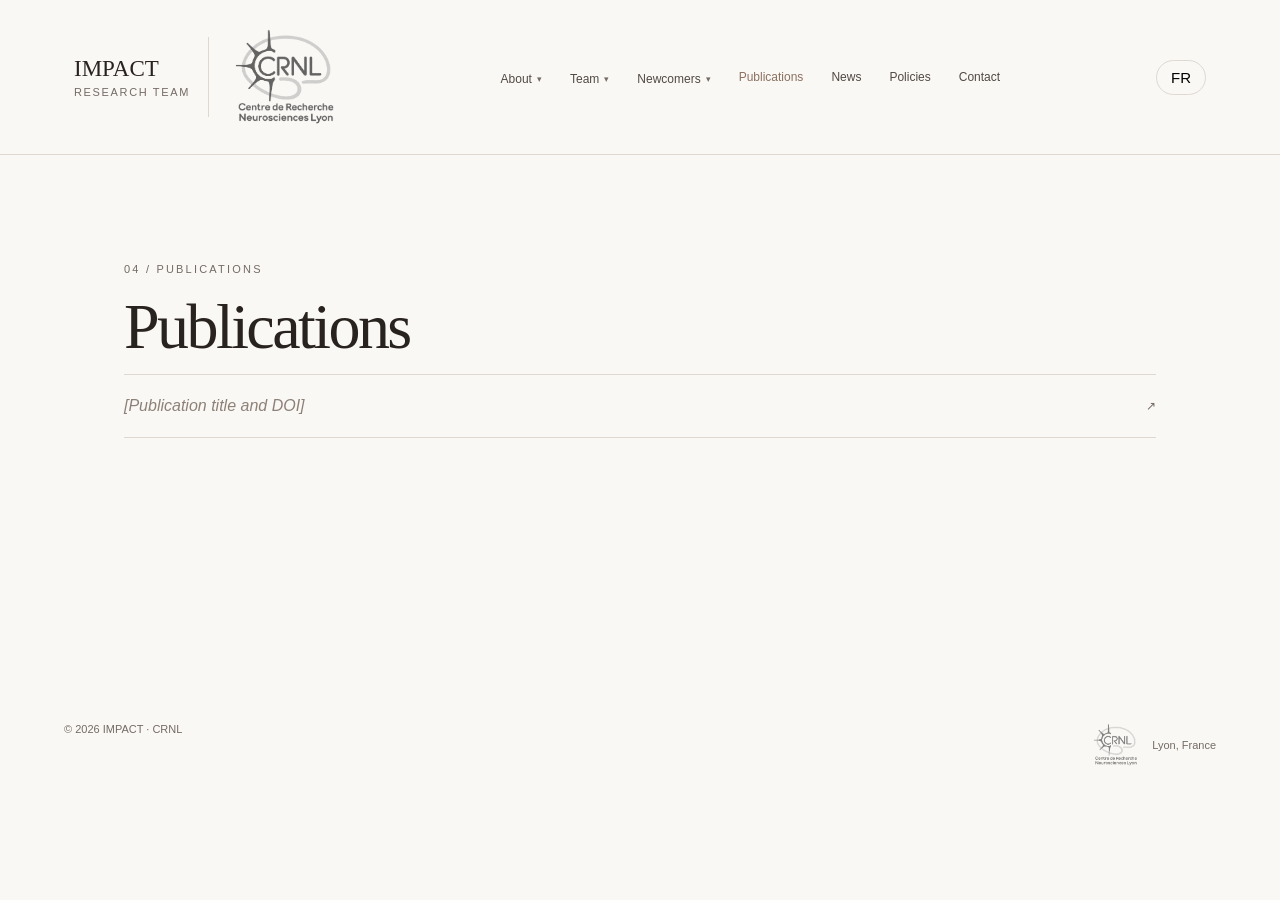
<file: publications.html>
<!doctype html>
<html lang="en">
 <head>
  <meta charset="utf-8"/>
  <meta content="width=device-width, initial-scale=1" name="viewport"/>
  <meta content="IMPACT, a research team at the Centre de Recherche en Neurosciences de Lyon (CRNL)." name="description"/>
  <title>Publications — IMPACT · CRNL</title>
  <link rel="stylesheet" href="style.css"/>
 </head>
 <body data-page="publications">
  <header>
   <div class="nav">

<!-- IMPACT TEAM AND CRNL AFFILIATION -->
<div class="brand-group">

  <a class="logo" href="index.html">
    IMPACT
    <small>RESEARCH TEAM</small>
  </a>

  <div class="brand-divider"></div>

  <a
    class="crnl-brand"
    href="https://www.crnl.fr/"
    target="_blank"
    rel="noopener noreferrer"
    aria-label="Centre de Recherche en Neurosciences de Lyon"
  >
    <img
      src="crnl-logo.png"
      alt="CRNL – Centre de Recherche en Neurosciences de Lyon"
      title="Centre de Recherche en Neurosciences de Lyon"
      class="crnl-logo"
      onerror="this.closest('.crnl-brand').style.display='none'; document.querySelector('.brand-divider').style.display='none';"
    />
  </a>

</div>

    <nav>
     <div class="dropdown">
      <a data-en="About" data-fr="À propos" href="about.html" data-page="about">About</a>
      <div class="dropdown-menu">
       <div class="dropdown-menu-inner">
        <a data-en="A CRNL team" data-fr="Une équipe du CRNL" href="about.html">A CRNL team</a>
       </div>
      </div>
     </div>
     <div class="dropdown">
      <a data-en="Team" data-fr="Équipe" href="team.html" data-page="team">Team</a>
      <div class="dropdown-menu">
       <div class="dropdown-menu-inner">
        <a data-en="Researchers" data-fr="Chercheurs" href="team.html#researchers">Researchers</a>
        <a data-en="Technical staff" data-fr="Personnel technique" href="team.html#technical-staff">Technical staff</a>
        <a data-en="Administrative staff" data-fr="Personnel administratif" href="team.html#administrative-staff">Administrative staff</a>
       </div>
      </div>
     </div>
     <div class="dropdown">
      <a data-en="Newcomers" data-fr="Nouveaux arrivants" href="newcomers.html" data-page="newcomers">Newcomers</a>
      <div class="dropdown-menu">
       <div class="dropdown-menu-inner">
        <a data-en="Guide" data-fr="Guide" href="newcomers.html">Guide</a>
       </div>
      </div>
     </div>
     <a href="publications.html" data-page="publications">Publications</a>
     <a data-en="News" data-fr="Actualités" href="news.html" data-page="news">News</a>
     <a data-en="Policies" data-fr="Règles et chartes" href="policies.html" data-page="policies">Policies</a>
     <a href="contact.html" data-page="contact">Contact</a>
    </nav>
    <button aria-label="Change language" class="language" id="language">
     FR
    </button>
   </div>
  </header>
  <main class="page">
   <section class="section" id="publications">
    <div class="eyebrow">
     04 / Publications
    </div>
    <h2>
     Publications
    </h2>
    <div class="simple-list">
     <div class="entry">
      <strong class="placeholder" data-en="[Publication title and DOI]" data-fr="[Titre de la publication et DOI]">
       [Publication title and DOI]
      </strong>
      <span>
       ↗
      </span>
     </div>
    </div>
   </section>
  </main>
  <footer>
   <span>
    ©
    <span id="year">
    </span>
    IMPACT · CRNL
   </span>
   <a class="footer-brand" href="https://www.crnl.fr/" target="_blank" rel="noopener noreferrer">
    <img src="crnl-logo.png" alt="CRNL" class="footer-logo" onerror="this.style.display='none'"/>
    Lyon, France
   </a>
  </footer>
  <script src="main.js"></script>
 </body>
</html>
</file>
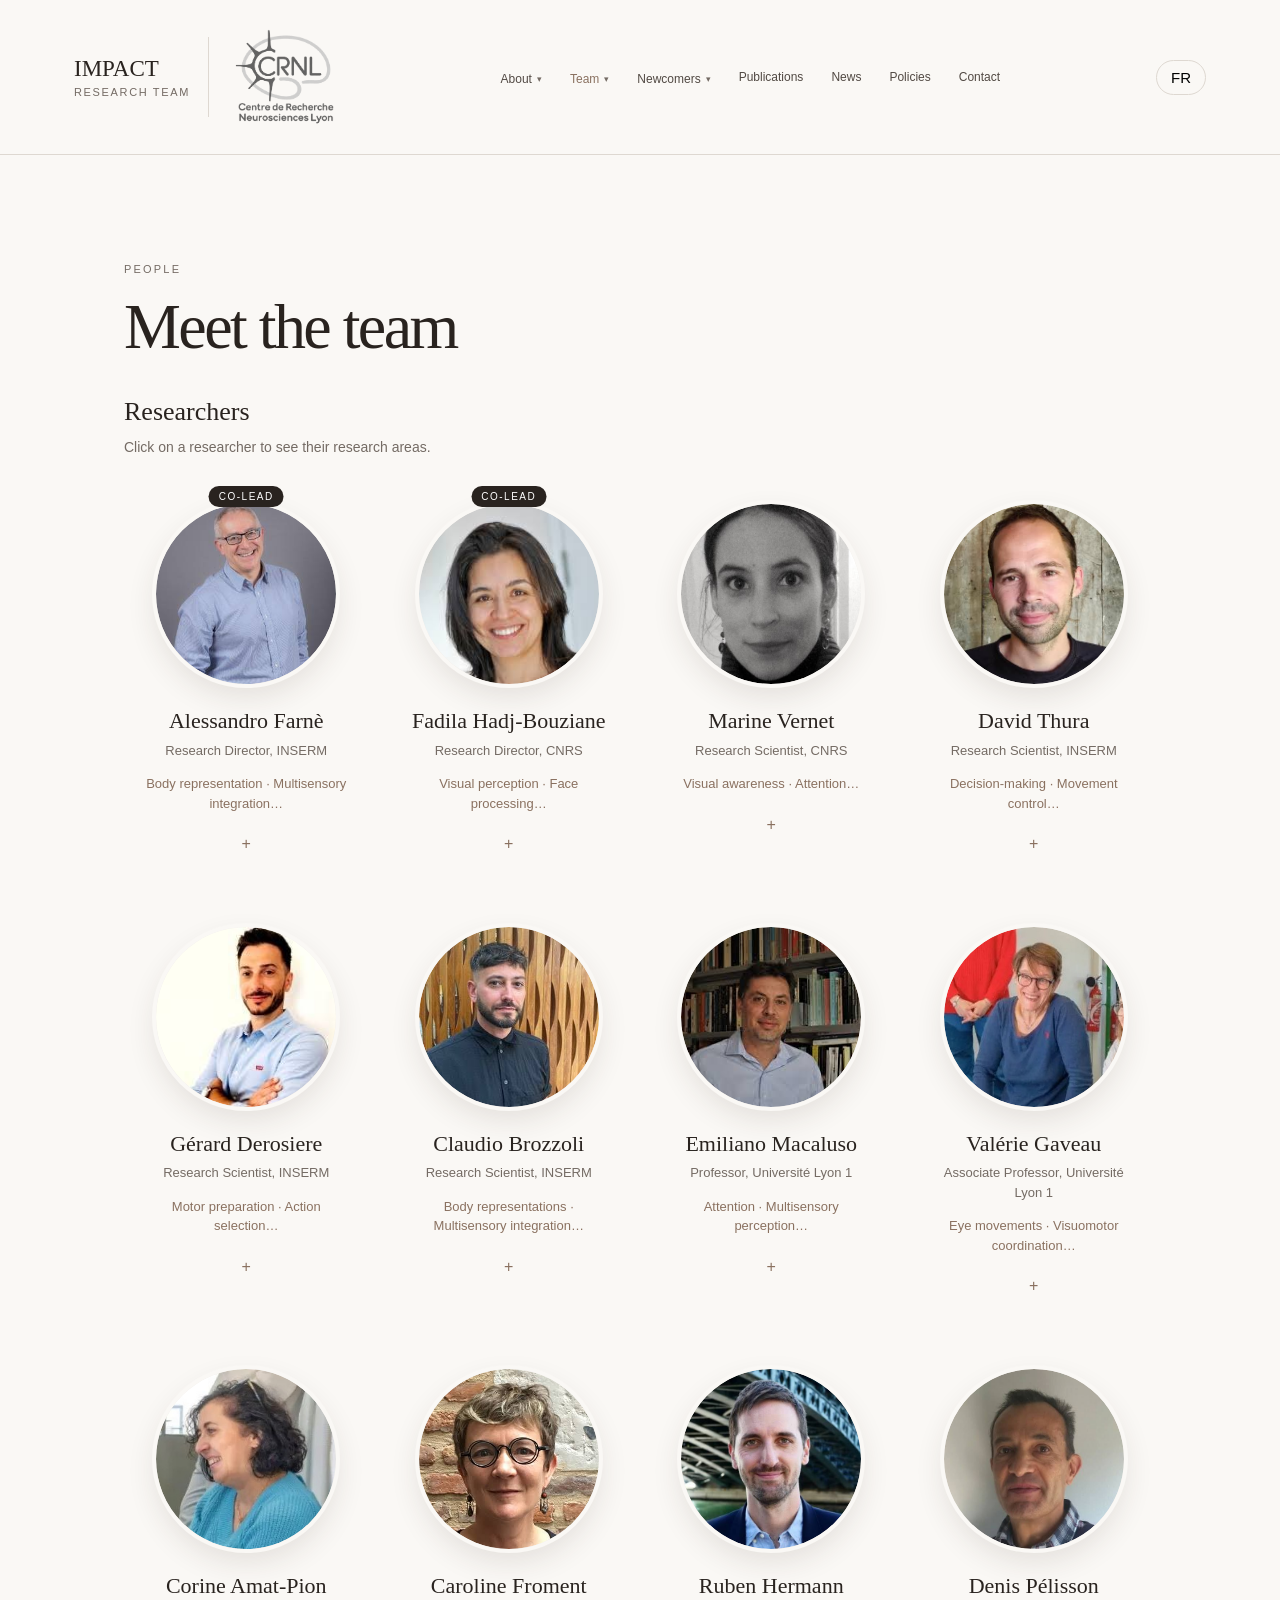
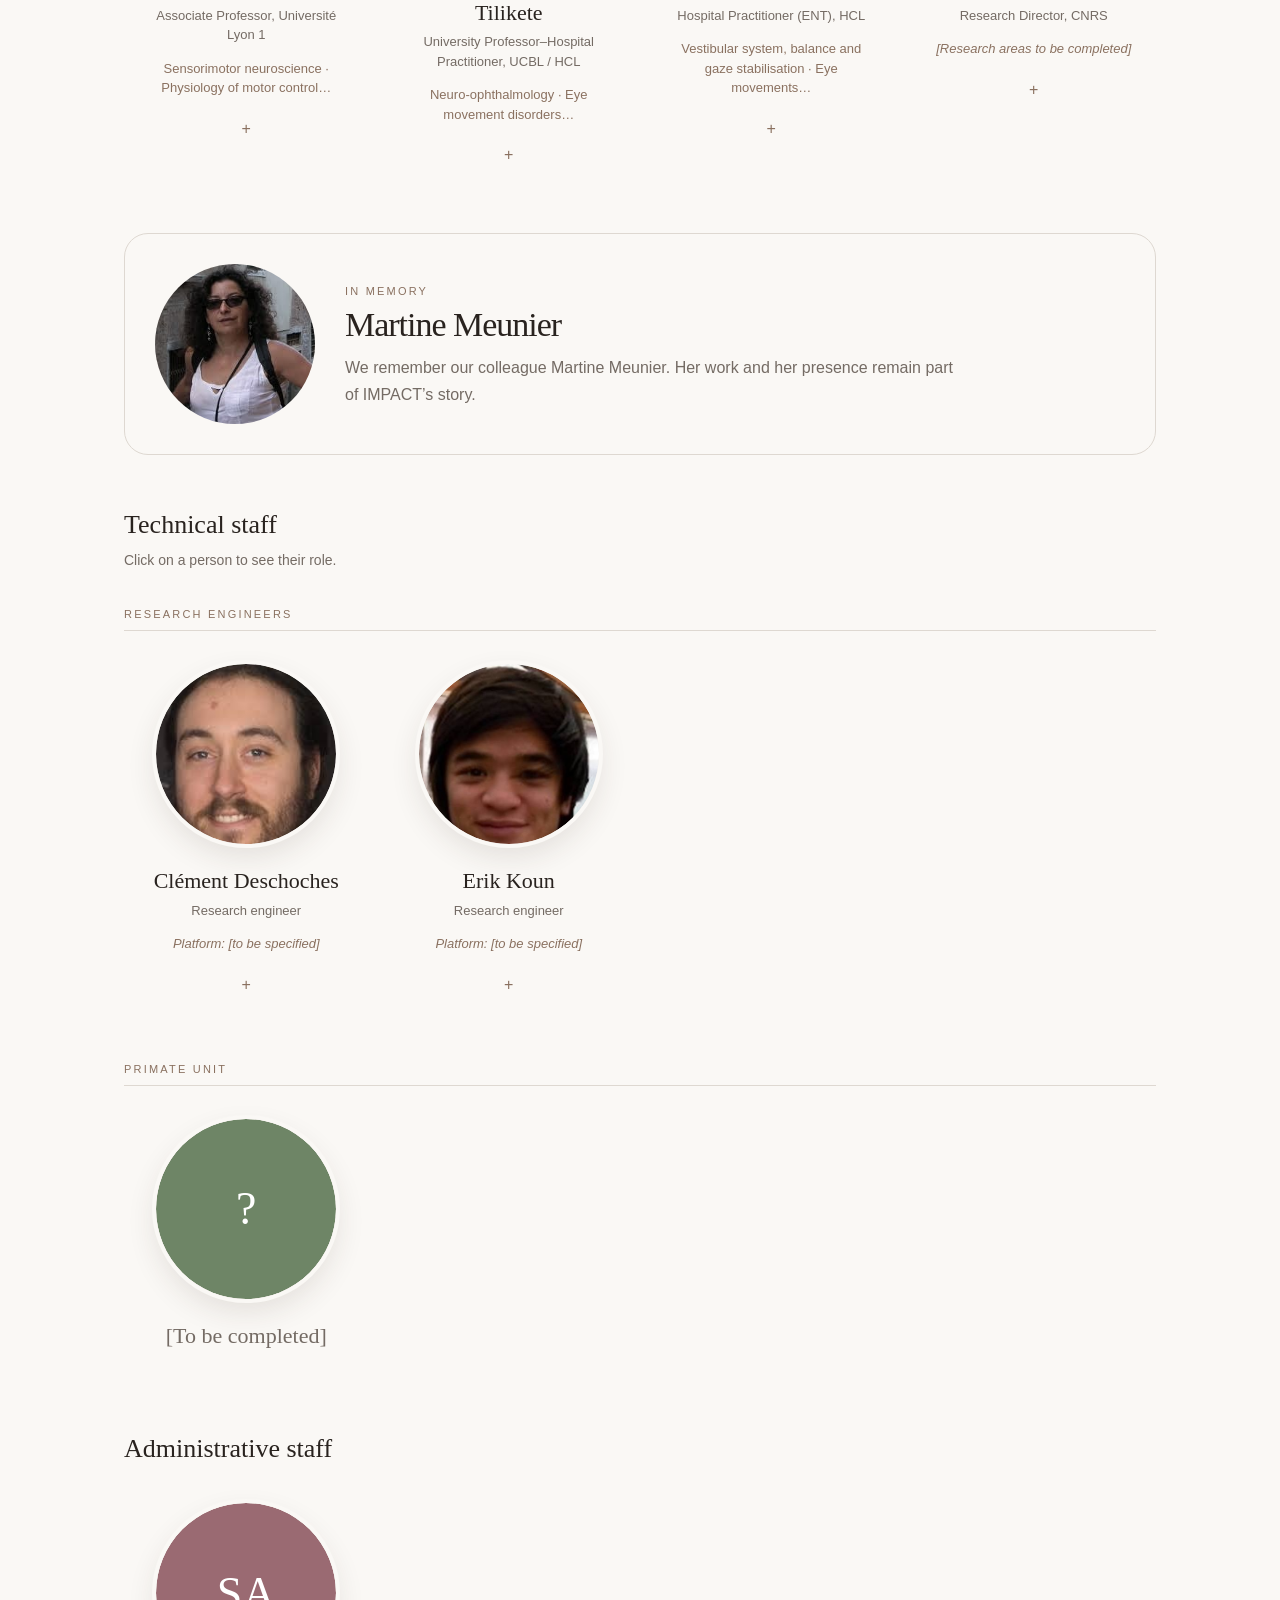
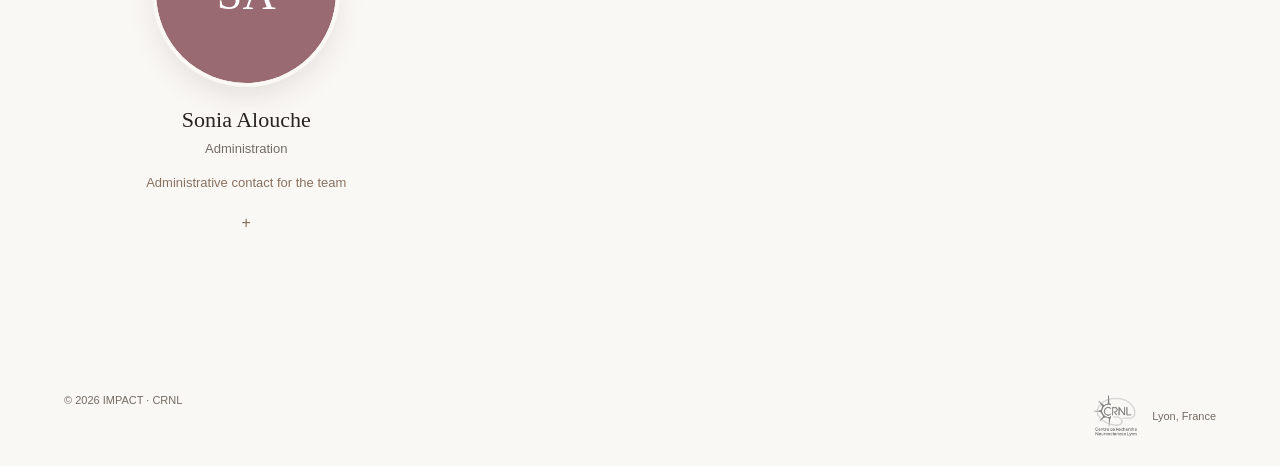
<file: team.html>
<!doctype html>
<html lang="en">
 <head>
  <meta charset="utf-8"/>
  <meta content="width=device-width, initial-scale=1" name="viewport"/>
  <meta content="IMPACT, a research team at the Centre de Recherche en Neurosciences de Lyon (CRNL)." name="description"/>
  <title>Team — IMPACT · CRNL</title>
  <link rel="stylesheet" href="style.css"/>
 </head>
 <body data-page="team">
  <header>
   <div class="nav">

<!-- IMPACT TEAM AND CRNL AFFILIATION -->
<div class="brand-group">

  <a class="logo" href="index.html">
    IMPACT
    <small>RESEARCH TEAM</small>
  </a>

  <div class="brand-divider"></div>

  <a
    class="crnl-brand"
    href="https://www.crnl.fr/"
    target="_blank"
    rel="noopener noreferrer"
    aria-label="Centre de Recherche en Neurosciences de Lyon"
  >
    <img
      src="crnl-logo.png"
      alt="CRNL – Centre de Recherche en Neurosciences de Lyon"
      title="Centre de Recherche en Neurosciences de Lyon"
      class="crnl-logo"
      onerror="this.closest('.crnl-brand').style.display='none'; document.querySelector('.brand-divider').style.display='none';"
    />
  </a>

</div>

    <nav>
     <div class="dropdown">
      <a data-en="About" data-fr="À propos" href="about.html" data-page="about">About</a>
      <div class="dropdown-menu">
       <div class="dropdown-menu-inner">
        <a data-en="A CRNL team" data-fr="Une équipe du CRNL" href="about.html">A CRNL team</a>
       </div>
      </div>
     </div>
     <div class="dropdown">
      <a data-en="Team" data-fr="Équipe" href="team.html" data-page="team">Team</a>
      <div class="dropdown-menu">
       <div class="dropdown-menu-inner">
        <a data-en="Researchers" data-fr="Chercheurs" href="team.html#researchers">Researchers</a>
        <a data-en="Technical staff" data-fr="Personnel technique" href="team.html#technical-staff">Technical staff</a>
        <a data-en="Administrative staff" data-fr="Personnel administratif" href="team.html#administrative-staff">Administrative staff</a>
       </div>
      </div>
     </div>
     <div class="dropdown">
      <a data-en="Newcomers" data-fr="Nouveaux arrivants" href="newcomers.html" data-page="newcomers">Newcomers</a>
      <div class="dropdown-menu">
       <div class="dropdown-menu-inner">
        <a data-en="Guide" data-fr="Guide" href="newcomers.html">Guide</a>
       </div>
      </div>
     </div>
     <a href="publications.html" data-page="publications">Publications</a>
     <a data-en="News" data-fr="Actualités" href="news.html" data-page="news">News</a>
     <a data-en="Policies" data-fr="Règles et chartes" href="policies.html" data-page="policies">Policies</a>
     <a href="contact.html" data-page="contact">Contact</a>
    </nav>
    <button aria-label="Change language" class="language" id="language">
     FR
    </button>
   </div>
  </header>
  <main class="page">
   <section class="section" id="team">
    <div class="eyebrow" data-en="People" data-fr="Membres">People</div>
    <h2 data-en="Meet the team" data-fr="Notre équipe">Meet the team</h2>

    <h3 class="subhead" id="researchers" data-en="Researchers" data-fr="Chercheurs">Researchers</h3>
    <p class="pi-hint" data-en="Click on a researcher to see their research areas." data-fr="Cliquez sur un chercheur pour voir ses domaines de recherche.">Click on a researcher to see their research areas.</p>
    <div class="pi-grid">
      <button class="pi-card reveal" type="button" data-open="pi0">
       <span class="pi-photo"><img src="photos/alessandro-farne.jpg" alt="Alessandro Farnè" loading="lazy"></span>
       <span class="pi-badge" data-en="Co-lead" data-fr="Coresponsable">Co-lead</span>
       <b>Alessandro Farnè</b>
       <span class="pi-role" data-en="Research Director, INSERM" data-fr="Directeur de recherche, Inserm">Research Director, INSERM</span>
       <span class="pi-preview" data-en="Body representation · Multisensory integration…" data-fr="Représentation du corps · Intégration multisensorielle…">Body representation · Multisensory integration…</span>
       <i class="pi-more" aria-hidden="true">+</i>
      </button>
      <button class="pi-card reveal delay-1" type="button" data-open="pi1">
       <span class="pi-photo"><img src="photos/fadila-hadj-bouziane.jpg" alt="Fadila Hadj-Bouziane" loading="lazy"></span>
       <span class="pi-badge" data-en="Co-lead" data-fr="Coresponsable">Co-lead</span>
       <b>Fadila Hadj-Bouziane</b>
       <span class="pi-role" data-en="Research Director, CNRS" data-fr="Directrice de recherche, CNRS">Research Director, CNRS</span>
       <span class="pi-preview" data-en="Visual perception · Face processing…" data-fr="Perception visuelle · Traitement des visages…">Visual perception · Face processing…</span>
       <i class="pi-more" aria-hidden="true">+</i>
      </button>
      <button class="pi-card reveal delay-2" type="button" data-open="pi2">
       <span class="pi-photo"><img src="photos/marine-vernet.jpg" alt="Marine Vernet" loading="lazy"></span>
       
       <b>Marine Vernet</b>
       <span class="pi-role" data-en="Research Scientist, CNRS" data-fr="Chargée de recherche, CNRS">Research Scientist, CNRS</span>
       <span class="pi-preview" data-en="Visual awareness · Attention…" data-fr="Conscience visuelle · Attention…">Visual awareness · Attention…</span>
       <i class="pi-more" aria-hidden="true">+</i>
      </button>
      <button class="pi-card reveal" type="button" data-open="pi3">
       <span class="pi-photo"><img src="photos/david-thura.jpg" alt="David Thura" loading="lazy"></span>
       
       <b>David Thura</b>
       <span class="pi-role" data-en="Research Scientist, INSERM" data-fr="Chargé de recherche, Inserm">Research Scientist, INSERM</span>
       <span class="pi-preview" data-en="Decision-making · Movement control…" data-fr="Prise de décision · Contrôle des mouvements…">Decision-making · Movement control…</span>
       <i class="pi-more" aria-hidden="true">+</i>
      </button>
      <button class="pi-card reveal delay-1" type="button" data-open="pi4">
       <span class="pi-photo"><img src="photos/gerard-derosiere.jpg" alt="Gérard Derosiere" loading="lazy"></span>
       
       <b>Gérard Derosiere</b>
       <span class="pi-role" data-en="Research Scientist, INSERM" data-fr="Chargé de recherche, Inserm">Research Scientist, INSERM</span>
       <span class="pi-preview" data-en="Motor preparation · Action selection…" data-fr="Préparation motrice · Sélection des actions…">Motor preparation · Action selection…</span>
       <i class="pi-more" aria-hidden="true">+</i>
      </button>
      <button class="pi-card reveal delay-2" type="button" data-open="pi5">
       <span class="pi-photo"><img src="photos/claudio-brozzoli.jpg" alt="Claudio Brozzoli" loading="lazy"></span>
       
       <b>Claudio Brozzoli</b>
       <span class="pi-role" data-en="Research Scientist, INSERM" data-fr="Chargé de recherche, Inserm">Research Scientist, INSERM</span>
       <span class="pi-preview" data-en="Body representations · Multisensory integration…" data-fr="Représentations corporelles · Intégration multisensorielle…">Body representations · Multisensory integration…</span>
       <i class="pi-more" aria-hidden="true">+</i>
      </button>
      <button class="pi-card reveal" type="button" data-open="pi6">
       <span class="pi-photo"><img src="photos/emiliano-macaluso.jpg" alt="Emiliano Macaluso" loading="lazy"></span>
       
       <b>Emiliano Macaluso</b>
       <span class="pi-role" data-en="Professor, Université Lyon 1" data-fr="Professeur, Université Lyon 1">Professor, Université Lyon 1</span>
       <span class="pi-preview" data-en="Attention · Multisensory perception…" data-fr="Attention · Perception multisensorielle…">Attention · Multisensory perception…</span>
       <i class="pi-more" aria-hidden="true">+</i>
      </button>
      <button class="pi-card reveal delay-1" type="button" data-open="pi7">
       <span class="pi-photo"><img src="photos/valerie-gaveau.jpg" alt="Valérie Gaveau" loading="lazy"></span>
       
       <b>Valérie Gaveau</b>
       <span class="pi-role" data-en="Associate Professor, Université Lyon 1" data-fr="Maîtresse de conférences, Université Lyon 1">Associate Professor, Université Lyon 1</span>
       <span class="pi-preview" data-en="Eye movements · Visuomotor coordination…" data-fr="Mouvements oculaires · Coordination visuomotrice…">Eye movements · Visuomotor coordination…</span>
       <i class="pi-more" aria-hidden="true">+</i>
      </button>
      <button class="pi-card reveal delay-2" type="button" data-open="pi8">
       <span class="pi-photo"><img src="photos/corine-amat-pion.jpg" alt="Corine Amat-Pion" loading="lazy"></span>
       
       <b>Corine Amat-Pion</b>
       <span class="pi-role" data-en="Associate Professor, Université Lyon 1" data-fr="Maîtresse de conférences, Université Lyon 1">Associate Professor, Université Lyon 1</span>
       <span class="pi-preview" data-en="Sensorimotor neuroscience · Physiology of motor control…" data-fr="Neurosciences sensorimotrices · Physiologie du contrôle moteur…">Sensorimotor neuroscience · Physiology of motor control…</span>
       <i class="pi-more" aria-hidden="true">+</i>
      </button>
      <button class="pi-card reveal" type="button" data-open="pi9">
       <span class="pi-photo"><img src="photos/caroline-froment-tilikete.jpg" alt="Caroline Froment Tilikete" loading="lazy"></span>
       
       <b>Caroline Froment Tilikete</b>
       <span class="pi-role" data-en="University Professor–Hospital Practitioner, UCBL / HCL" data-fr="Professeure des universités–praticienne hospitalière, UCBL / HCL">University Professor–Hospital Practitioner, UCBL / HCL</span>
       <span class="pi-preview" data-en="Neuro-ophthalmology · Eye movement disorders…" data-fr="Neuro-ophtalmologie · Troubles des mouvements oculaires…">Neuro-ophthalmology · Eye movement disorders…</span>
       <i class="pi-more" aria-hidden="true">+</i>
      </button>
      <button class="pi-card reveal delay-1" type="button" data-open="pi10">
       <span class="pi-photo"><img src="photos/ruben-hermann.jpg" alt="Ruben Hermann" loading="lazy"></span>
       
       <b>Ruben Hermann</b>
       <span class="pi-role" data-en="Hospital Practitioner (ENT), HCL" data-fr="Praticien hospitalier (ORL), HCL">Hospital Practitioner (ENT), HCL</span>
       <span class="pi-preview" data-en="Vestibular system, balance and gaze stabilisation · Eye movements…" data-fr="Système vestibulaire, équilibre et stabilisation du regard · Mouvements oculaires…">Vestibular system, balance and gaze stabilisation · Eye movements…</span>
       <i class="pi-more" aria-hidden="true">+</i>
      </button>
      <button class="pi-card reveal delay-2" type="button" data-open="pi11">
       <span class="pi-photo"><img src="photos/denis-pelisson.jpg" alt="Denis Pélisson" loading="lazy"></span>
       
       <b>Denis Pélisson</b>
       <span class="pi-role" data-en="Research Director, CNRS" data-fr="Directeur de recherche, CNRS">Research Director, CNRS</span>
       <span class="pi-preview placeholder" data-en="[Research areas to be completed]" data-fr="[Domaines de recherche à compléter]">[Research areas to be completed]</span>
       <i class="pi-more" aria-hidden="true">+</i>
      </button>
    </div>
     <dialog class="pi-dialog" id="pi0">
      <button class="pi-close" type="button" aria-label="Close">×</button>
      <img class="pi-dialog-photo" src="photos/alessandro-farne.jpg" alt="Alessandro Farnè">
      <span class="pi-badge" data-en="Co-lead" data-fr="Coresponsable">Co-lead</span>
      <h3>Alessandro Farnè</h3>
      <p class="pi-role" data-en="Research Director, INSERM" data-fr="Directeur de recherche, Inserm">Research Director, INSERM</p>
      <a class="pi-mail" href="mailto:alessandro.farne@inserm.fr">✉ alessandro.farne@inserm.fr</a>
      <span class="gtk-label" data-en="Research areas" data-fr="Domaines de recherche">Research areas</span>
      <div class="chips-light"><span class="chip"><span data-en="Body representation" data-fr="Représentation du corps">Body representation</span></span><span class="chip"><span data-en="Multisensory integration" data-fr="Intégration multisensorielle">Multisensory integration</span></span><span class="chip"><span data-en="Peripersonal space" data-fr="Espace péripersonnel">Peripersonal space</span></span><span class="chip"><span data-en="Sensorimotor plasticity" data-fr="Plasticité sensorimotrice">Sensorimotor plasticity</span></span></div>
     </dialog>
     <dialog class="pi-dialog" id="pi1">
      <button class="pi-close" type="button" aria-label="Close">×</button>
      <img class="pi-dialog-photo" src="photos/fadila-hadj-bouziane.jpg" alt="Fadila Hadj-Bouziane">
      <span class="pi-badge" data-en="Co-lead" data-fr="Coresponsable">Co-lead</span>
      <h3>Fadila Hadj-Bouziane</h3>
      <p class="pi-role" data-en="Research Director, CNRS" data-fr="Directrice de recherche, CNRS">Research Director, CNRS</p>
      <a class="pi-mail" href="mailto:fadila.hadj-bouziane@inserm.fr">✉ fadila.hadj-bouziane@inserm.fr</a>
      <span class="gtk-label" data-en="Research areas" data-fr="Domaines de recherche">Research areas</span>
      <div class="chips-light"><span class="chip"><span data-en="Visual perception" data-fr="Perception visuelle">Visual perception</span></span><span class="chip"><span data-en="Face processing" data-fr="Traitement des visages">Face processing</span></span><span class="chip"><span data-en="Social cognition" data-fr="Cognition sociale">Social cognition</span></span><span class="chip"><span data-en="Neural mechanisms of perception" data-fr="Mécanismes neuronaux de la perception">Neural mechanisms of perception</span></span></div>
     </dialog>
     <dialog class="pi-dialog" id="pi2">
      <button class="pi-close" type="button" aria-label="Close">×</button>
      <img class="pi-dialog-photo" src="photos/marine-vernet.jpg" alt="Marine Vernet">
      
      <h3>Marine Vernet</h3>
      <p class="pi-role" data-en="Research Scientist, CNRS" data-fr="Chargée de recherche, CNRS">Research Scientist, CNRS</p>
      <a class="pi-mail" href="mailto:marine.vernet@inserm.fr">✉ marine.vernet@inserm.fr</a>
      <span class="gtk-label" data-en="Research areas" data-fr="Domaines de recherche">Research areas</span>
      <div class="chips-light"><span class="chip"><span data-en="Visual awareness" data-fr="Conscience visuelle">Visual awareness</span></span><span class="chip"><span data-en="Attention" data-fr="Attention">Attention</span></span><span class="chip"><span data-en="Conscious perception" data-fr="Perception consciente">Conscious perception</span></span><span class="chip"><span data-en="Sense of agency" data-fr="Sentiment d&#x27;agentivité (sense of agency)">Sense of agency</span></span></div>
     </dialog>
     <dialog class="pi-dialog" id="pi3">
      <button class="pi-close" type="button" aria-label="Close">×</button>
      <img class="pi-dialog-photo" src="photos/david-thura.jpg" alt="David Thura">
      
      <h3>David Thura</h3>
      <p class="pi-role" data-en="Research Scientist, INSERM" data-fr="Chargé de recherche, Inserm">Research Scientist, INSERM</p>
      <a class="pi-mail" href="mailto:david.thura@inserm.fr">✉ david.thura@inserm.fr</a>
      <span class="gtk-label" data-en="Research areas" data-fr="Domaines de recherche">Research areas</span>
      <div class="chips-light"><span class="chip"><span data-en="Decision-making" data-fr="Prise de décision">Decision-making</span></span><span class="chip"><span data-en="Movement control" data-fr="Contrôle des mouvements">Movement control</span></span><span class="chip"><span data-en="Cost of action" data-fr="Coût de l&#x27;action">Cost of action</span></span><span class="chip"><span data-en="Cortico–basal ganglia circuits" data-fr="Circuits cortico-ganglions de la base">Cortico–basal ganglia circuits</span></span></div>
     </dialog>
     <dialog class="pi-dialog" id="pi4">
      <button class="pi-close" type="button" aria-label="Close">×</button>
      <img class="pi-dialog-photo" src="photos/gerard-derosiere.jpg" alt="Gérard Derosiere">
      
      <h3>Gérard Derosiere</h3>
      <p class="pi-role" data-en="Research Scientist, INSERM" data-fr="Chargé de recherche, Inserm">Research Scientist, INSERM</p>
      <a class="pi-mail" href="mailto:gerard.derosiere@inserm.fr">✉ gerard.derosiere@inserm.fr</a>
      <span class="gtk-label" data-en="Research areas" data-fr="Domaines de recherche">Research areas</span>
      <div class="chips-light"><span class="chip"><span data-en="Motor preparation" data-fr="Préparation motrice">Motor preparation</span></span><span class="chip"><span data-en="Action selection" data-fr="Sélection des actions">Action selection</span></span><span class="chip"><span data-en="Inhibition" data-fr="Inhibition">Inhibition</span></span><span class="chip"><span data-en="Motor control" data-fr="Contrôle moteur">Motor control</span></span></div>
     </dialog>
     <dialog class="pi-dialog" id="pi5">
      <button class="pi-close" type="button" aria-label="Close">×</button>
      <img class="pi-dialog-photo" src="photos/claudio-brozzoli.jpg" alt="Claudio Brozzoli">
      
      <h3>Claudio Brozzoli</h3>
      <p class="pi-role" data-en="Research Scientist, INSERM" data-fr="Chargé de recherche, Inserm">Research Scientist, INSERM</p>
      <a class="pi-mail" href="mailto:claudio.brozzoli@inserm.fr">✉ claudio.brozzoli@inserm.fr</a>
      <span class="gtk-label" data-en="Research areas" data-fr="Domaines de recherche">Research areas</span>
      <div class="chips-light"><span class="chip"><span data-en="Body representations" data-fr="Représentations corporelles">Body representations</span></span><span class="chip"><span data-en="Multisensory integration" data-fr="Intégration multisensorielle">Multisensory integration</span></span><span class="chip"><span data-en="Space near the body" data-fr="Espace proche du corps">Space near the body</span></span></div>
     </dialog>
     <dialog class="pi-dialog" id="pi6">
      <button class="pi-close" type="button" aria-label="Close">×</button>
      <img class="pi-dialog-photo" src="photos/emiliano-macaluso.jpg" alt="Emiliano Macaluso">
      
      <h3>Emiliano Macaluso</h3>
      <p class="pi-role" data-en="Professor, Université Lyon 1" data-fr="Professeur, Université Lyon 1">Professor, Université Lyon 1</p>
      <a class="pi-mail" href="mailto:emiliano.macaluso@inserm.fr">✉ emiliano.macaluso@inserm.fr</a>
      <span class="gtk-label" data-en="Research areas" data-fr="Domaines de recherche">Research areas</span>
      <div class="chips-light"><span class="chip"><span data-en="Attention" data-fr="Attention">Attention</span></span><span class="chip"><span data-en="Multisensory perception" data-fr="Perception multisensorielle">Multisensory perception</span></span><span class="chip"><span data-en="Spatial cognition" data-fr="Cognition spatiale">Spatial cognition</span></span><span class="chip"><span data-en="Functional neuroimaging" data-fr="Neuroimagerie fonctionnelle">Functional neuroimaging</span></span></div>
     </dialog>
     <dialog class="pi-dialog" id="pi7">
      <button class="pi-close" type="button" aria-label="Close">×</button>
      <img class="pi-dialog-photo" src="photos/valerie-gaveau.jpg" alt="Valérie Gaveau">
      
      <h3>Valérie Gaveau</h3>
      <p class="pi-role" data-en="Associate Professor, Université Lyon 1" data-fr="Maîtresse de conférences, Université Lyon 1">Associate Professor, Université Lyon 1</p>
      <a class="pi-mail" href="mailto:valerie.gaveau@inserm.fr">✉ valerie.gaveau@inserm.fr</a>
      <span class="gtk-label" data-en="Research areas" data-fr="Domaines de recherche">Research areas</span>
      <div class="chips-light"><span class="chip"><span data-en="Eye movements" data-fr="Mouvements oculaires">Eye movements</span></span><span class="chip"><span data-en="Visuomotor coordination" data-fr="Coordination visuomotrice">Visuomotor coordination</span></span><span class="chip"><span data-en="Space perception" data-fr="Perception de l&#x27;espace">Space perception</span></span></div>
     </dialog>
     <dialog class="pi-dialog" id="pi8">
      <button class="pi-close" type="button" aria-label="Close">×</button>
      <img class="pi-dialog-photo" src="photos/corine-amat-pion.jpg" alt="Corine Amat-Pion">
      
      <h3>Corine Amat-Pion</h3>
      <p class="pi-role" data-en="Associate Professor, Université Lyon 1" data-fr="Maîtresse de conférences, Université Lyon 1">Associate Professor, Université Lyon 1</p>
      <a class="pi-mail" href="mailto:corine.amat-pion@inserm.fr">✉ corine.amat-pion@inserm.fr</a>
      <span class="gtk-label" data-en="Research areas" data-fr="Domaines de recherche">Research areas</span>
      <div class="chips-light"><span class="chip"><span data-en="Sensorimotor neuroscience" data-fr="Neurosciences sensorimotrices">Sensorimotor neuroscience</span></span><span class="chip"><span data-en="Physiology of motor control" data-fr="Physiologie du contrôle moteur">Physiology of motor control</span></span></div>
     </dialog>
     <dialog class="pi-dialog" id="pi9">
      <button class="pi-close" type="button" aria-label="Close">×</button>
      <img class="pi-dialog-photo" src="photos/caroline-froment-tilikete.jpg" alt="Caroline Froment Tilikete">
      
      <h3>Caroline Froment Tilikete</h3>
      <p class="pi-role" data-en="University Professor–Hospital Practitioner, UCBL / HCL" data-fr="Professeure des universités–praticienne hospitalière, UCBL / HCL">University Professor–Hospital Practitioner, UCBL / HCL</p>
      <a class="pi-mail" href="mailto:caroline.froment-tilikete@inserm.fr">✉ caroline.froment-tilikete@inserm.fr</a>
      <span class="gtk-label" data-en="Research areas" data-fr="Domaines de recherche">Research areas</span>
      <div class="chips-light"><span class="chip"><span data-en="Neuro-ophthalmology" data-fr="Neuro-ophtalmologie">Neuro-ophthalmology</span></span><span class="chip"><span data-en="Eye movement disorders" data-fr="Troubles des mouvements oculaires">Eye movement disorders</span></span><span class="chip"><span data-en="Vestibular function" data-fr="Fonctions vestibulaires">Vestibular function</span></span><span class="chip"><span data-en="Visual signs of neurological diseases and their rehabilitation" data-fr="Manifestations visuelles des maladies neurologiques et leur rééducation">Visual signs of neurological diseases and their rehabilitation</span></span></div>
     </dialog>
     <dialog class="pi-dialog" id="pi10">
      <button class="pi-close" type="button" aria-label="Close">×</button>
      <img class="pi-dialog-photo" src="photos/ruben-hermann.jpg" alt="Ruben Hermann">
      
      <h3>Ruben Hermann</h3>
      <p class="pi-role" data-en="Hospital Practitioner (ENT), HCL" data-fr="Praticien hospitalier (ORL), HCL">Hospital Practitioner (ENT), HCL</p>
      <a class="pi-mail" href="mailto:ruben.hermann@inserm.fr">✉ ruben.hermann@inserm.fr</a>
      <span class="gtk-label" data-en="Research areas" data-fr="Domaines de recherche">Research areas</span>
      <div class="chips-light"><span class="chip"><span data-en="Vestibular system, balance and gaze stabilisation" data-fr="Système vestibulaire, équilibre et stabilisation du regard">Vestibular system, balance and gaze stabilisation</span></span><span class="chip"><span data-en="Eye movements" data-fr="Mouvements oculaires">Eye movements</span></span><span class="chip"><span data-en="Vestibular adaptation" data-fr="Adaptation vestibulaire">Vestibular adaptation</span></span><span class="chip"><span data-en="Virtual reality" data-fr="Réalité virtuelle">Virtual reality</span></span></div>
     </dialog>
     <dialog class="pi-dialog" id="pi11">
      <button class="pi-close" type="button" aria-label="Close">×</button>
      <img class="pi-dialog-photo" src="photos/denis-pelisson.jpg" alt="Denis Pélisson">
      
      <h3>Denis Pélisson</h3>
      <p class="pi-role" data-en="Research Director, CNRS" data-fr="Directeur de recherche, CNRS">Research Director, CNRS</p>
      <a class="pi-mail" href="mailto:denis.pelisson@inserm.fr">✉ denis.pelisson@inserm.fr</a>
      <span class="gtk-label" data-en="Research areas" data-fr="Domaines de recherche">Research areas</span>
      <div class="chips-light"><p class="placeholder"><span data-en="[To be completed]" data-fr="[À compléter]">[To be completed]</span></p></div>
     </dialog>


    <!-- In memory of Martine Meunier -->
    <div class="memoriam reveal">
     <img src="photos/martine-meunier.jpg" alt="Martine Meunier">
     <div>
      <span class="gtk-label" data-en="In memory" data-fr="En mémoire">In memory</span>
      <h3>Martine Meunier</h3>
      <p data-en="We remember our colleague Martine Meunier. Her work and her presence remain part of IMPACT’s story." data-fr="Nous gardons en mémoire notre collègue Martine Meunier. Son travail et sa présence continuent de faire partie de l’histoire d’IMPACT.">We remember our colleague Martine Meunier. Her work and her presence remain part of IMPACT’s story.</p>
     </div>
    </div>

    <h3 class="subhead" id="technical-staff" data-en="Technical staff" data-fr="Personnel technique">Technical staff</h3>
    <p class="pi-hint" data-en="Click on a person to see their role." data-fr="Cliquez sur une personne pour voir son rôle.">Click on a person to see their role.</p>

    <span class="staff-group" data-en="Research engineers" data-fr="Ingénieurs de recherche">Research engineers</span>
    <div class="pi-grid">
      <button class="pi-card reveal" type="button" data-open="st0">
       <span class="pi-photo"><img src="photos/clement-deschoches.jpg" alt="Clément Deschoches" loading="lazy"></span>
       <b>Clément Deschoches</b>
       <span class="pi-role" data-en="Research engineer" data-fr="Ingénieur de recherche">Research engineer</span>
       <span class="pi-preview placeholder" data-en="Platform: [to be specified]" data-fr="Plateforme : [à préciser]">Platform: [to be specified]</span>
       <i class="pi-more" aria-hidden="true">+</i>
      </button>
      <button class="pi-card reveal" type="button" data-open="st1">
       <span class="pi-photo"><img src="photos/erik-koun.jpg" alt="Erik Koun" loading="lazy"></span>
       <b>Erik Koun</b>
       <span class="pi-role" data-en="Research engineer" data-fr="Ingénieur de recherche">Research engineer</span>
       <span class="pi-preview placeholder" data-en="Platform: [to be specified]" data-fr="Plateforme : [à préciser]">Platform: [to be specified]</span>
       <i class="pi-more" aria-hidden="true">+</i>
      </button>
    </div>

    <span class="staff-group" data-en="Primate unit" data-fr="Primates">Primate unit</span>
    <div class="pi-grid">
      <div class="pi-card pi-card-empty"><span class="pi-photo pi-photo-empty"><span class="pi-avatar inst-ucbl">?</span></span><b class="placeholder" data-en="[To be completed]" data-fr="[À compléter]">[To be completed]</b></div>
    </div>

    <h3 class="subhead" id="administrative-staff" data-en="Administrative staff" data-fr="Personnel administratif">Administrative staff</h3>
    <div class="pi-grid">
      <button class="pi-card reveal" type="button" data-open="st2">
       <span class="pi-photo pi-photo-empty"><span class="pi-avatar inst-hcl">SA</span></span>
       <b>Sonia Alouche</b>
       <span class="pi-role" data-en="Administration" data-fr="Administratif">Administration</span>
       <span class="pi-preview" data-en="Administrative contact for the team" data-fr="Contact administratif de l&#x27;équipe">Administrative contact for the team</span>
       <i class="pi-more" aria-hidden="true">+</i>
      </button>
    </div>
     <dialog class="pi-dialog" id="st0">
      <button class="pi-close" type="button" aria-label="Close">×</button>
      <img class="pi-dialog-photo" src="photos/clement-deschoches.jpg" alt="Clément Deschoches">
      <h3>Clément Deschoches</h3>
      <p class="pi-role" data-en="Research engineer" data-fr="Ingénieur de recherche">Research engineer</p>
      <a class="pi-mail" href="mailto:clement.deschoches@inserm.fr">✉ clement.deschoches@inserm.fr</a>
      <span class="gtk-label" data-en="Role" data-fr="Description">Role</span><div class="chips-light"><span class="chip"><span data-en="[To be completed]" data-fr="[À compléter]">[To be completed]</span></span></div><span class="gtk-label" data-en="Platform" data-fr="Plateforme">Platform</span><div class="chips-light"><span class="chip"><span data-en="[To be specified]" data-fr="[À préciser]">[To be specified]</span></span></div>
     </dialog>
     <dialog class="pi-dialog" id="st1">
      <button class="pi-close" type="button" aria-label="Close">×</button>
      <img class="pi-dialog-photo" src="photos/erik-koun.jpg" alt="Erik Koun">
      <h3>Erik Koun</h3>
      <p class="pi-role" data-en="Research engineer" data-fr="Ingénieur de recherche">Research engineer</p>
      <a class="pi-mail" href="mailto:erik.koun@inserm.fr">✉ erik.koun@inserm.fr</a>
      <span class="gtk-label" data-en="Role" data-fr="Description">Role</span><div class="chips-light"><span class="chip"><span data-en="[To be completed]" data-fr="[À compléter]">[To be completed]</span></span></div><span class="gtk-label" data-en="Platform" data-fr="Plateforme">Platform</span><div class="chips-light"><span class="chip"><span data-en="[To be specified]" data-fr="[À préciser]">[To be specified]</span></span></div>
     </dialog>
     <dialog class="pi-dialog" id="st2">
      <button class="pi-close" type="button" aria-label="Close">×</button>
      <span class="pi-avatar big inst-hcl">SA</span>
      <h3>Sonia Alouche</h3>
      <p class="pi-role" data-en="Administration" data-fr="Administratif">Administration</p>
      <a class="pi-mail" href="mailto:sonia.alouche@inserm.fr">✉ sonia.alouche@inserm.fr</a>
      <span class="gtk-label" data-en="Role" data-fr="Description">Role</span><div class="chips-light"><span class="chip"><span data-en="[To be completed]" data-fr="[À compléter]">[To be completed]</span></span></div>
     </dialog>
   </section>
  </main>
  <footer>
   <span>
    ©
    <span id="year">
    </span>
    IMPACT · CRNL
   </span>
   <a class="footer-brand" href="https://www.crnl.fr/" target="_blank" rel="noopener noreferrer">
    <img src="crnl-logo.png" alt="CRNL" class="footer-logo" onerror="this.style.display='none'"/>
    Lyon, France
   </a>
  </footer>
  <script src="main.js"></script>
 </body>
</html>
</file>
<file: style.css>
:root {
  --paper:#faf8f5;
  --ink:#29231f;
  --soft:#f0ebe5;
  --line:#ded8d1;
  --muted:#746b64;
  --accent:#8a7160;
}

* {
  box-sizing:border-box;
}

html {
  scroll-behavior:smooth;
}

body {
  margin:0;
  background:var(--paper);
  color:var(--ink);
  font-family:Arial,Helvetica,sans-serif;
  font-size:15px;
}

h1,h2,h3,.logo,.serif {
  font-family:Georgia,'Times New Roman',serif;
  font-weight:400;
}

a {
  color:inherit;
  text-decoration:none;
}

button {
  font:inherit;
}

header {
  position:relative;
  z-index:3;
  border-bottom:1px solid var(--line);
}

.nav {
  max-width:1260px;
  margin:auto;
  padding:27px 5%;
  display:flex;
  justify-content:space-between;
  align-items:center;
  gap:20px;
}

.logo {
  font-size:23px;
  white-space:nowrap;
}

.logo small {
  font:11px Arial,sans-serif;
  letter-spacing:.15em;
  color:var(--muted);
  display:block;
  margin-top:4px;
}

nav {
  display:flex;
  gap:28px;
  align-items:center;
}

nav a {
  font-size:12px;
  color:#514943;
}

nav a:hover,.link:hover {
  color:var(--accent);
}

.language {
  background:transparent;
  border:1px solid var(--line);
  border-radius:30px;
  padding:8px 14px;
  cursor:pointer;
}

.hero {
  max-width:1260px;
  margin:auto;
  min-height:610px;
  padding:55px 5% 25px;
  display:grid;
  grid-template-columns:1.06fr .94fr;
  align-items:center;
  gap:20px;
}

.eyebrow {
  font-size:11px;
  letter-spacing:.2em;
  text-transform:uppercase;
  color:var(--muted);
  line-height:1.8;
}

.hero h1 {
  font-size:clamp(65px,8.5vw,128px);
  letter-spacing:-.065em;
  line-height:.99;
  margin:34px 0 26px;
}

.hero h1 em {
  font-weight:400;
}

.hero p {
  max-width:410px;
  line-height:1.8;
  color:var(--muted);
  font-size:15px;
}

.link {
  display:inline-block;
  margin-top:25px;
  padding-bottom:8px;
  border-bottom:1px solid var(--ink);
  font-size:13px;
}

.link span {
  margin-left:22px;
}

.brain-wrap {
  position:relative;
  display:flex;
  justify-content:center;
  align-items:center;
  min-height:430px;
}

.brain {
  width:100%;
  max-width:610px;
  object-fit:contain;
  animation:float 8s ease-in-out infinite;
  filter:drop-shadow(0 18px 25px rgba(60,45,35,.08));
}


@keyframes float {
  0%,100% {
    transform:translateY(0) rotate(-1deg);
  }

  50% {
    transform:translateY(-17px) rotate(1deg);
  }

}

.strip {
  border-top:1px solid var(--line);
  border-bottom:1px solid var(--line);
  background:#f5f1ec;
}

.strip-inner {
  max-width:1260px;
  margin:auto;
  display:grid;
  grid-template-columns:1.3fr repeat(3,1fr);
  min-height:125px;
}

.strip-intro,.strip-item {
  padding:28px 25px;
  border-right:1px solid var(--line);
}

.strip-intro {
  font:29px/1.15 Georgia,serif;
}

.strip-item {
  display:flex;
  align-items:center;
  justify-content:space-between;
  gap:10px;
  font-size:13px;
}

.strip-item span {
  color:#9b8c80;
}

.section {
  max-width:1160px;
  margin:auto;
  padding:105px 5%;
}

.section-head {
  display:flex;
  align-items:end;
  justify-content:space-between;
  gap:25px;
  margin-bottom:35px;
}

.section h2 {
  font-size:clamp(38px,5vw,65px);
  letter-spacing:-.04em;
  line-height:1.1;
  margin:12px 0;
}

.intro {
  max-width:700px;
  color:var(--muted);
  line-height:1.9;
}

.tiles {
  display:grid;
  grid-template-columns:repeat(3,1fr);
  gap:16px;
}

.tile {
  min-height:260px;
  background:#f1ede8;
  padding:28px;
  display:flex;
  flex-direction:column;
  justify-content:space-between;
}

.tile:nth-child(2) {
  background:#ebe4dd;
}

.tile:nth-child(3) {
  background:#e7e0d8;
}

.tile .number {
  font:12px Arial;
  color:#8d8177;
}

.tile h3 {
  font-size:29px;
  line-height:1.2;
  margin:0 0 10px;
}

.tile p {
  color:var(--muted);
  line-height:1.7;
  margin:0;
  font-size:13px;
}

.simple-list {
  border-top:1px solid var(--line);
}

.simple-list a,.simple-list .entry {
  padding:22px 0;
  border-bottom:1px solid var(--line);
  display:flex;
  align-items:center;
  justify-content:space-between;
  gap:20px;
}

.simple-list strong {
  font-weight:400;
  font-size:16px;
}

.simple-list span {
  color:var(--muted);
  font-size:12px;
}

.contact {
  background:#eee8e1;
  max-width:none;
}

.contact .inner {
  max-width:1050px;
  margin:auto;
  padding:90px 5%;
}

.contact h2 {
  font-size:clamp(44px,7vw,88px);
  margin:15px 0;
}

footer {
  padding:28px 5%;
  display:flex;
  justify-content:space-between;
  gap:15px;
  color:var(--muted);
  font-size:11px;
}

.placeholder {
  font-style:italic;
  color:#8d8177;
}

@media(max-width:800px) {
  .nav {
    flex-wrap:wrap;
  }

  .nav nav {
    order:3;
    width:100%;
    overflow:auto;
    gap:18px;
  }

  .hero {
    grid-template-columns:1fr;
    padding-top:65px;
    min-height:0;
  }

  .hero h1 {
    font-size:clamp(60px,14vw,100px);
  }

  .brain-wrap {
    min-height:270px;
  }

  .brain {
    max-width:430px;
  }

  .strip-inner {
    grid-template-columns:1fr 1fr;
  }

  .strip-intro,.strip-item {
    border-bottom:1px solid var(--line);
  }

  .tiles {
    grid-template-columns:1fr;
  }

  .tile {
    min-height:190px;
  }

  .section {
    padding:75px 6%;
  }

  .section-head {
    align-items:start;
    flex-direction:column;
  }

}

@media(prefers-reduced-motion:reduce) {
  .brain {
    animation:none;
  }

  html {
    scroll-behavior:auto;
  }

}
   
/* =====================================
   IMPACT + CRNL (minimal)
   ===================================== */

.brand-group {
  display: flex;
  align-items: center;
  gap: 18px;
}

.brand-divider {
  width: 1px;
  height: 80px;
  background: var(--line);
}

.crnl-brand {
  display: flex;
  align-items: center;
}

/* Logo in soft grey, original colours on hover */
.crnl-logo {
  height: 100px;
  width: auto;
  object-fit: contain;
  filter: grayscale(1);
  opacity: .75;
  transition: filter .3s, opacity .3s;
}

.crnl-brand:hover .crnl-logo {
  filter: none;
  opacity: 1;
}

/* Small affiliation line above the title */
.affiliation {
  font-size: 11px;
  letter-spacing: .2em;
  text-transform: uppercase;
  color: var(--accent);
}

/* Footer logo */
.footer-brand {
  display: flex;
  align-items: center;
  gap: 10px;
}

.footer-logo {
  height: 44px;
  width: auto;
  filter: grayscale(1);
  opacity: .6;
}

@media (max-width: 800px) {
  .brand-group { gap: 12px; }
  .crnl-logo { height: 64px; }
  .brand-divider { height: 50px; }
}

/* =====================================
   DROPDOWN MENU (hover on "About")
   ===================================== */

.dropdown {
  position: relative;
}

.dropdown > a::after {
  content: '\25BE';
  font-size: 9px;
  margin-left: 5px;
  color: var(--muted);
}

.dropdown-menu {
  position: absolute;
  top: 100%;
  left: -18px;
  min-width: 190px;
  padding: 18px 0 8px;
  opacity: 0;
  visibility: hidden;
  transform: translateY(-4px);
  transition: opacity .2s, transform .2s, visibility .2s;
}

.dropdown-menu-inner {
  background: var(--paper);
  border: 1px solid var(--line);
  padding: 8px 0;
}

.dropdown-menu a {
  display: block;
  padding: 10px 18px;
  font-size: 12px;
  white-space: nowrap;
}

.dropdown-menu a:hover {
  background: var(--soft);
}

.dropdown:hover .dropdown-menu,
.dropdown:focus-within .dropdown-menu,
.dropdown.open .dropdown-menu {
  opacity: 1;
  visibility: visible;
  transform: translateY(0);
}

nav a.active {
  color: var(--accent);
}

/* Inner pages: space below the header */
.page {
  min-height: 60vh;
}

/* Sub-headings inside a page (e.g. Researchers / Technical staff) */
.subhead {
  font-size: 26px;
  margin: 55px 0 12px;
  scroll-margin-top: 30px;
}

.subhead:first-of-type {
  margin-top: 35px;
}

/* Keep every menu item on one line */
nav a {
  white-space: nowrap;
}

nav .dropdown > a {
  display: inline-flex;
  align-items: center;
}

/* Medium screens: tighter menu so everything fits on one line */
@media (max-width: 1150px) and (min-width: 801px) {
  .nav { padding-left: 3%; padding-right: 3%; gap: 14px; }
  nav { gap: 15px; }
  nav a { font-size: 11px; }
  .crnl-logo { height: 80px; }
  .brand-divider { height: 64px; }
}

/* Small screens: menu on its own row under the logos (dropdowns stay visible) */
@media (max-width: 950px) {
  .nav { flex-wrap: wrap; }
  .nav nav {
    order: 3;
    width: 100%;
    flex-wrap: wrap;
    overflow: visible;
    gap: 10px 18px;
  }
  .dropdown-menu { z-index: 10; }
}


/* =====================================
   STORY PAGES (Apple-like scrolling sections)
   ===================================== */

.story-hero {
  position: relative;
  min-height: calc(100vh - 155px);
  display: flex;
  align-items: center;
  justify-content: center;
  text-align: center;
  padding: 60px 6%;
  overflow: hidden;
}

/* soft warm glow behind the text */
.story-hero::before {
  content: '';
  position: absolute;
  width: 70vmax;
  height: 70vmax;
  left: 50%;
  top: 50%;
  transform: translate(-50%, -50%);
  background: radial-gradient(circle, rgba(138,113,96,.13) 0%, rgba(138,113,96,0) 60%);
  pointer-events: none;
}

.story-hero-inner {
  position: relative;
  max-width: 980px;
  will-change: transform, opacity;
}

.story-title {
  font-size: clamp(54px, 8.5vw, 124px);
  letter-spacing: -.055em;
  line-height: 1.02;
  margin: 26px 0 30px;
}

.story-title .line {
  display: block;
}

.story-title em {
  color: var(--accent);
}

.story-lead {
  max-width: 560px;
  margin: 0 auto;
  font-size: clamp(17px, 1.6vw, 21px);
  line-height: 1.7;
  color: var(--muted);
}

/* "Scroll" cue with a moving line */
.scroll-cue {
  position: absolute;
  bottom: 34px;
  left: 50%;
  transform: translateX(-50%);
  display: flex;
  flex-direction: column;
  align-items: center;
  gap: 10px;
  font-size: 10px;
  letter-spacing: .25em;
  text-transform: uppercase;
  color: var(--muted);
}

.scroll-cue i {
  display: block;
  width: 1px;
  height: 44px;
  background: linear-gradient(var(--muted), transparent);
  animation: cue 2.2s ease-in-out infinite;
  transform-origin: top;
}

@keyframes cue {
  0%   { transform: scaleY(0); opacity: 1; }
  60%  { transform: scaleY(1); opacity: 1; }
  100% { transform: scaleY(1); opacity: 0; }
}

.story-section {
  min-height: 85vh;
  display: flex;
  align-items: center;
  padding: 100px 8%;
  border-top: 1px solid var(--line);
}

.story-section:nth-of-type(odd) {
  background: #f5f1ec;
}

.story-inner {
  max-width: 900px;
  margin: auto;
  width: 100%;
}

.story-number {
  font: 12px Arial, sans-serif;
  letter-spacing: .2em;
  color: var(--accent);
}

.story-section h2 {
  font-size: clamp(42px, 6vw, 84px);
  letter-spacing: -.045em;
  line-height: 1.05;
  margin: 18px 0 22px;
}

.story-section p {
  font-size: 18px;
  line-height: 1.8;
  color: var(--muted);
  max-width: 620px;
}

/* Elements appear (fade + slide up) when they come into view */
.reveal {
  opacity: 0;
  transform: translateY(28px);
  transition: opacity 1s cubic-bezier(.2,.7,.2,1), transform 1s cubic-bezier(.2,.7,.2,1);
}

.reveal.visible {
  opacity: 1;
  transform: none;
}

.delay-1 { transition-delay: .15s; }
.delay-2 { transition-delay: .35s; }
.delay-3 { transition-delay: .7s; }

.scroll-cue.reveal { transform: translate(-50%, 28px); }
.scroll-cue.reveal.visible { transform: translate(-50%, 0); }

@media (prefers-reduced-motion: reduce) {
  .reveal { opacity: 1; transform: none; transition: none; }
  .scroll-cue i { animation: none; }
}


/* ----- Story: section elements ----- */
.story-section h2 em { color: var(--accent); }

.acronym {
  display: flex;
  flex-wrap: wrap;
  gap: 6px 22px;
  margin: 10px 0 50px;
  font-family: Georgia, 'Times New Roman', serif;
  font-size: clamp(22px, 2.6vw, 34px);
  color: #a79a8f;
}

.acronym b {
  font-weight: 400;
  color: var(--ink);
}

.story-columns {
  display: grid;
  grid-template-columns: 1.6fr 1fr;
  gap: 60px;
  align-items: center;
}

.stat {
  border-left: 1px solid var(--line);
  padding-left: 35px;
}

.stat-number {
  font: clamp(80px, 10vw, 140px)/1 Georgia, serif;
  letter-spacing: -.05em;
  color: var(--accent);
}

.stat-label {
  margin-top: 10px;
  font-size: 14px;
  line-height: 1.6;
  color: var(--muted);
}

.leads-title {
  margin: 70px 0 18px;
  font-size: 11px;
  letter-spacing: .2em;
  text-transform: uppercase;
  color: var(--muted);
}

.leads {
  display: grid;
  grid-template-columns: 1fr 1fr;
  gap: 16px;
}

.lead-card, .org-card {
  background: var(--paper);
  border: 1px solid var(--line);
  border-radius: 18px;
  padding: 28px 30px;
  transition: transform .35s ease, box-shadow .35s ease;
}

.lead-card:hover, .org-card:hover {
  transform: translateY(-4px);
  box-shadow: 0 18px 35px rgba(60,45,35,.07);
}

.lead-card strong {
  display: block;
  font: 26px/1.2 Georgia, serif;
  margin-bottom: 8px;
}

.lead-card span {
  font-size: 13px;
  color: var(--muted);
}

.story-section .story-inner { max-width: 1000px; }

.org-grid {
  display: grid;
  grid-template-columns: 1fr 1fr;
  gap: 16px;
  margin-top: 45px;
}

.org-acronym {
  font: clamp(38px, 4.5vw, 56px)/1 Georgia, serif;
  letter-spacing: -.03em;
  color: var(--accent);
}

.org-name {
  margin: 12px 0 14px;
  font-size: 13px;
  font-weight: 600;
  color: var(--ink);
}

.story-section .org-card p {
  font-size: 15px;
  line-height: 1.7;
  margin: 0;
}

.good-to-know {
  margin-top: 40px;
  padding: 26px 30px;
  border-radius: 18px;
  background: #ebe4dd;
}

.gtk-label {
  font-size: 11px;
  letter-spacing: .2em;
  text-transform: uppercase;
  color: var(--accent);
  margin-bottom: 10px;
}

.story-section .good-to-know p {
  margin: 0;
  font-size: 16px;
  max-width: none;
}

@media (max-width: 800px) {
  .story-columns, .leads, .org-grid { grid-template-columns: 1fr; }
  .stat { border-left: none; padding-left: 0; }
}


/* ----- Institutional diagram ----- */
:root {
  --org: #e9ddd0;      /* research organisations */
  --org-ink: #7d5f49;
  --uni: #dfe4dc;      /* universities */
  --uni-ink: #56654f;
  --lab: #29231f;      /* CRNL */
  --team: #8a7160;     /* IMPACT */
}

.org-diagram {
  margin: 60px 0 30px;
  display: flex;
  flex-direction: column;
  align-items: center;
}

.tier-labels, .tier-top {
  width: 100%;
  display: grid;
  grid-template-columns: repeat(4, 1fr);
  gap: 14px;
}

.tier-label {
  grid-column: span 2;
  text-align: center;
  font-size: 11px;
  letter-spacing: .2em;
  text-transform: uppercase;
  padding-bottom: 12px;
  border-bottom: 2px solid;
  margin-bottom: 14px;
}

.tier-label.kind-org { color: var(--org-ink); border-color: var(--org); }
.tier-label.kind-uni { color: var(--uni-ink); border-color: var(--uni); }

.node {
  position: relative;
  border-radius: 16px;
  padding: 22px 18px;
  text-align: center;
}

.node b {
  display: block;
  font: 400 clamp(26px, 3vw, 38px)/1.1 Georgia, serif;
  letter-spacing: -.02em;
  margin-bottom: 8px;
}

.node span {
  display: block;
  font-size: 12.5px;
  line-height: 1.5;
}

.tier-top .node.kind-org { background: var(--org); color: var(--org-ink); }
.tier-top .node.kind-uni { background: var(--uni); color: var(--uni-ink); }
.tier-top .node b { color: var(--ink); }

/* line from each top box down to the bracket */
.tier-top .node::after {
  content: '';
  position: absolute;
  left: 50%;
  bottom: -26px;
  width: 1px;
  height: 26px;
  background: #b9ada3;
}

.bracket {
  width: 75%;
  height: 26px;
  margin-top: 26px;
  border-top: 1px solid #b9ada3;
  position: relative;
}

.stem {
  position: relative;
  height: 64px;
  display: flex;
  align-items: center;
  margin-top: -26px;
}

.stem + .node, .bracket + .stem { margin-top: 0; }

.stem::before {
  content: '';
  position: absolute;
  left: 50%;
  top: 0;
  bottom: 0;
  width: 1px;
  background: #b9ada3;
}

.stem span {
  position: relative;
  margin-left: calc(50% + 14px);
  white-space: nowrap;
  font-size: 11px;
  letter-spacing: .15em;
  text-transform: uppercase;
  color: var(--muted);
}

.stem { width: 100%; }
.bracket + .stem { margin-top: -26px; }

.node-lab, .node-team {
  width: min(560px, 100%);
  padding: 30px 30px 28px;
}

.node-lab { background: var(--lab); color: #e9e2db; }
.node-lab b { color: #fff; font-size: clamp(40px, 5vw, 60px); }

.node-team { background: var(--team); color: #f6efe8; }
.node-team b { color: #fff; font-size: clamp(40px, 5vw, 60px); }

.node-kicker {
  font-size: 10px !important;
  letter-spacing: .25em;
  text-transform: uppercase;
  opacity: .75;
  margin-bottom: 10px;
}

.chips {
  display: flex;
  flex-wrap: wrap;
  justify-content: center;
  gap: 8px;
  margin-top: 18px;
}

.chips i {
  font-style: normal;
  font-size: 12px;
  padding: 6px 12px;
  border-radius: 30px;
  border: 1px solid rgba(255,255,255,.25);
}

/* key distinction */
.takeaway {
  margin-top: 50px;
  padding: 30px;
  border-radius: 18px;
  background: var(--paper);
  border: 1px solid var(--line);
}

.takeaway-grid {
  display: grid;
  grid-template-columns: repeat(4, 1fr);
  gap: 22px;
}

.takeaway-grid div {
  font-size: 14px;
  line-height: 1.55;
  color: var(--muted);
}

.takeaway-grid b {
  display: block;
  font: 400 21px Georgia, serif;
  color: var(--ink);
  margin: 10px 0 4px;
}

.dot {
  display: inline-block;
  width: 12px;
  height: 12px;
  border-radius: 50%;
}

.dot.kind-org { background: #d9c3ad; }
.dot.kind-uni { background: #b9c6b2; }
.dot.kind-lab { background: var(--lab); }
.dot.kind-team { background: var(--team); }

.org-tag {
  display: inline-block;
  font-size: 10px;
  letter-spacing: .15em;
  text-transform: uppercase;
  padding: 5px 11px;
  border-radius: 30px;
  margin-bottom: 16px;
}

.org-tag.kind-org { background: var(--org); color: var(--org-ink); }
.org-tag.kind-uni { background: var(--uni); color: var(--uni-ink); }
.org-tag.kind-lab { background: var(--lab); color: #fff; }

@media (max-width: 800px) {
  .tier-labels { display: none; }
  .tier-top { grid-template-columns: 1fr 1fr; }
  .tier-top .node::after, .bracket { display: none; }
  .bracket + .stem { margin-top: 0; }
  .takeaway-grid { grid-template-columns: 1fr 1fr; }
}

.node-lab + .stem { margin-top: 0; height: 54px; }

@media (max-width: 800px) {
  .stem span { white-space: normal; max-width: calc(50% - 20px); font-size: 9.5px; line-height: 1.4; }
}


/* ----- Site map with "We are here" marker ----- */
.site-map {
  margin: 70px 0 0;
  display: grid;
  grid-template-columns: 1.35fr 1fr;
  gap: 50px;
  align-items: center;
}

.map-frame {
  position: relative;
  border-radius: 18px;
  overflow: hidden;
  box-shadow: 0 25px 50px rgba(60,45,35,.12);
}

.map-frame img {
  display: block;
  width: 100%;
  height: auto;
}

.map-pin {
  position: absolute;
  width: 74px;
  height: 34px;
  transform: translate(-50%, -50%);
  border: 3px solid #fff;
  border-radius: 30px;
  box-shadow: 0 0 0 3px var(--accent);
  animation: pin 2s ease-out infinite;
  pointer-events: none;
}

.map-pin-soft {
  width: 150px;
  height: 46px;
  border-color: rgba(255,255,255,.7);
  box-shadow: none;
  animation: none;
  opacity: .0;
}

@keyframes pin {
  0%   { box-shadow: 0 0 0 3px var(--accent), 0 0 0 0 rgba(255,255,255,.7); }
  70%  { box-shadow: 0 0 0 3px var(--accent), 0 0 0 16px rgba(255,255,255,0); }
  100% { box-shadow: 0 0 0 3px var(--accent), 0 0 0 0 rgba(255,255,255,0); }
}

.map-callout {
  position: absolute;
  transform: translate(-50%, calc(-100% - 30px));
  background: var(--accent);
  color: #fff;
  font-size: 12px;
  letter-spacing: .08em;
  padding: 7px 13px;
  border-radius: 30px;
  white-space: nowrap;
  box-shadow: 0 8px 18px rgba(0,0,0,.2);
}

.map-callout::after {
  content: '';
  position: absolute;
  left: 50%;
  bottom: -5px;
  width: 10px;
  height: 10px;
  background: var(--accent);
  transform: translateX(-50%) rotate(45deg);
}

.site-map h3 {
  font-size: clamp(30px, 3.4vw, 44px);
  letter-spacing: -.035em;
  line-height: 1.12;
  margin: 0 0 18px;
}

.site-map h3 em { color: var(--accent); }

.story-section .site-map p {
  font-size: 16px;
  margin: 0;
}

@media (max-width: 800px) {
  .site-map { grid-template-columns: 1fr; gap: 28px; }
  .map-pin { width: 48px; height: 24px; }
  .map-callout { font-size: 10px; transform: translate(-50%, calc(-100% - 20px)); }
}

@media (prefers-reduced-motion: reduce) {
  .map-pin { animation: none; }
}


/* ----- Getting to the lab ----- */
.travel-block {
  margin-top: 60px;
  padding-top: 40px;
  border-top: 1px solid var(--line);
}

.travel-head {
  display: flex;
  align-items: center;
  gap: 16px;
}

.travel-head h3 {
  font-size: clamp(30px, 3.6vw, 46px);
  letter-spacing: -.035em;
  margin: 0;
}

.travel-icon {
  width: 56px;
  height: 56px;
  border-radius: 50%;
  background: var(--soft);
  display: inline-flex;
  align-items: center;
  justify-content: center;
  font-size: 26px;
}

.big-quote {
  margin: 45px 0 35px;
  font: italic clamp(30px, 4.2vw, 56px)/1.15 Georgia, serif;
  letter-spacing: -.03em;
  color: var(--accent);
}

.bike-text .stat-number { font-size: clamp(54px, 6.5vw, 86px); }

.plans {
  display: grid;
  grid-template-columns: repeat(3, 1fr);
  gap: 16px;
}

.plan {
  background: var(--paper);
  border: 1px solid var(--line);
  border-radius: 20px;
  padding: 28px 26px;
  display: flex;
  flex-direction: column;
  gap: 14px;
  transition: transform .35s ease, box-shadow .35s ease;
}

.plan:hover {
  transform: translateY(-4px);
  box-shadow: 0 18px 35px rgba(60,45,35,.08);
}

.plan:nth-child(3) {
  background: var(--lab);
  border-color: var(--lab);
  color: #e9e2db;
}

.plan-kicker {
  font-size: 11px;
  letter-spacing: .18em;
  text-transform: uppercase;
  color: var(--accent);
}

.plan:nth-child(3) .plan-kicker { color: #cdb7a6; }

.plan-price {
  font: 400 54px/1 Georgia, serif;
  letter-spacing: -.03em;
}

.plan-price small {
  font: 15px Arial, sans-serif;
  letter-spacing: 0;
  color: var(--muted);
  margin-left: 4px;
}

.plan:nth-child(3) .plan-price small { color: #b8aca2; }

.story-section .plan .plan-how {
  font-size: 13.5px;
  line-height: 1.6;
  margin: 0 0 6px;
}

.plan:nth-child(3) .plan-how { color: #c9bfb6; }

.plan-row {
  display: flex;
  gap: 12px;
  align-items: flex-start;
  padding-top: 14px;
  border-top: 1px solid var(--line);
  font-size: 13px;
  line-height: 1.5;
  color: var(--muted);
}

.plan:nth-child(3) .plan-row { border-color: rgba(255,255,255,.15); color: #c9bfb6; }

.plan-row b {
  display: block;
  color: var(--ink);
  font-weight: 600;
  margin-bottom: 2px;
}

.plan:nth-child(3) .plan-row b { color: #fff; }

.plan-icon {
  flex: none;
  width: 30px;
  height: 30px;
  border-radius: 50%;
  background: var(--soft);
  color: var(--accent);
  display: inline-flex;
  align-items: center;
  justify-content: center;
  font-size: 15px;
}

.plan-icon.elec { background: var(--accent); color: #fff; }
.plan:nth-child(3) .plan-icon { background: rgba(255,255,255,.12); color: #fff; }
.plan:nth-child(3) .plan-icon.elec { background: var(--accent); }

.story-section .fine-print {
  margin-top: 18px;
  font-size: 12.5px;
  max-width: none;
}

@media (max-width: 800px) {
  .plans { grid-template-columns: 1fr; }
}


/* ----- Housing section ----- */
.updated-pill {
  display: inline-block;
  font-size: 11px;
  letter-spacing: .08em;
  padding: 7px 14px;
  border-radius: 30px;
  background: var(--soft);
  color: var(--accent);
  margin-bottom: 24px;
}

.travel-block > p { margin-top: 20px; }

.link-grid {
  display: grid;
  grid-template-columns: repeat(3, 1fr);
  gap: 14px;
  margin-top: 28px;
}

.link-card {
  position: relative;
  display: block;
  background: var(--paper);
  border: 1px solid var(--line);
  border-radius: 16px;
  padding: 22px 44px 22px 22px;
  transition: transform .3s ease, box-shadow .3s ease, border-color .3s;
}

.link-card:hover {
  transform: translateY(-3px);
  box-shadow: 0 14px 28px rgba(60,45,35,.08);
  border-color: var(--accent);
}

.link-card b {
  display: block;
  font: 400 21px Georgia, serif;
  margin-bottom: 6px;
}

.link-card span {
  font-size: 13px;
  line-height: 1.55;
  color: var(--muted);
}

.link-card i {
  position: absolute;
  top: 20px;
  right: 20px;
  font-style: normal;
  color: var(--accent);
}

.callout {
  margin-top: 22px;
  padding: 22px 26px;
  border-radius: 16px;
}

.callout p { margin: 0 !important; font-size: 15px !important; max-width: none !important; }
.callout.warn { background: #f3e3da; }
.callout.warn .gtk-label { color: #a0553a; }
.callout.tip { background: var(--uni); }
.callout.tip .gtk-label { color: var(--uni-ink); }

.budget-grid {
  display: grid;
  grid-template-columns: repeat(3, 1fr);
  gap: 14px;
  margin-top: 28px;
}

.budget {
  background: var(--paper);
  border: 1px solid var(--line);
  border-radius: 20px;
  padding: 26px;
}

.budget b { display: block; font: 400 22px Georgia, serif; }
.budget > span { font-size: 13px; color: var(--muted); }
.budget small { font-size: 13px; color: var(--muted); }

.budget-price {
  font: 400 clamp(36px, 4vw, 50px)/1 Georgia, serif;
  letter-spacing: -.03em;
  color: var(--accent);
  margin: 26px 0 6px;
  white-space: nowrap;
}

.area-grid {
  display: grid;
  grid-template-columns: repeat(3, 1fr);
  gap: 14px;
  margin-top: 28px;
}

.area {
  border-top: 2px solid var(--accent);
  padding: 18px 4px 4px;
}

.area b { font: 400 22px Georgia, serif; }

.area-sub {
  display: block;
  font-size: 11px;
  letter-spacing: .12em;
  text-transform: uppercase;
  color: var(--accent);
  margin: 6px 0 10px;
}

.story-section .area p { font-size: 14px; line-height: 1.65; margin: 0; }

.lines {
  margin-top: 40px;
  padding: 26px 28px;
  border-radius: 18px;
  background: var(--paper);
  border: 1px solid var(--line);
}

.line-row {
  display: flex;
  align-items: center;
  gap: 8px;
  padding: 10px 0;
  border-bottom: 1px solid var(--line);
  font-size: 15px;
}

.line-row > span:last-child { margin-left: 8px; }

.line-badge {
  display: inline-flex;
  align-items: center;
  justify-content: center;
  min-width: 38px;
  height: 28px;
  padding: 0 8px;
  border-radius: 8px;
  font-size: 13px;
  font-weight: 700;
  color: #fff;
}

.line-badge.tram { background: #5f7a8c; }
.line-badge.bus { background: var(--accent); border-radius: 14px; }

.story-section .lines p { margin: 16px 0 0; font-size: 14px; max-width: none; }
.lines a { color: var(--accent); border-bottom: 1px solid var(--accent); }

.accordion {
  margin-top: 26px;
  border-top: 1px solid var(--line);
}

.accordion details {
  border-bottom: 1px solid var(--line);
}

.accordion summary {
  list-style: none;
  cursor: pointer;
  display: flex;
  justify-content: space-between;
  align-items: center;
  padding: 22px 4px;
  font: 400 22px Georgia, serif;
}

.accordion summary::-webkit-details-marker { display: none; }

.accordion summary i {
  position: relative;
  width: 16px;
  height: 16px;
  flex: none;
}

.accordion summary i::before, .accordion summary i::after {
  content: '';
  position: absolute;
  left: 0;
  top: 7px;
  width: 16px;
  height: 1.5px;
  background: var(--accent);
  transition: transform .3s;
}

.accordion summary i::after { transform: rotate(90deg); }
.accordion details[open] summary i::after { transform: rotate(0); }

.story-section .accordion p {
  margin: 0 0 24px;
  padding: 0 4px;
  font-size: 15.5px;
  max-width: 760px;
}

.story-section .takeaway-text {
  margin: 0;
  font: 400 clamp(19px, 2vw, 24px)/1.55 Georgia, serif;
  color: var(--ink);
  max-width: none;
}

@media (max-width: 800px) {
  .link-grid, .budget-grid, .area-grid { grid-template-columns: 1fr; }
}


/* ----- Mattermost section ----- */
.cta-box {
  background: var(--paper);
  border: 1px solid var(--line);
  border-radius: 20px;
  padding: 28px;
  display: flex;
  flex-direction: column;
  gap: 12px;
}

.cta-box small { font-size: 12.5px; line-height: 1.5; color: var(--muted); margin-top: 4px; }

.btn {
  display: flex;
  align-items: center;
  justify-content: center;
  gap: 8px;
  padding: 15px 20px;
  border-radius: 40px;
  font-size: 14px;
  transition: transform .25s ease, background .25s, box-shadow .25s;
}

.btn:hover { transform: translateY(-2px); box-shadow: 0 10px 22px rgba(60,45,35,.12); }
.btn-dark { background: var(--lab); color: #fff; }
.btn-light { background: var(--soft); color: var(--ink); border: 1px solid var(--line); }

.feature-grid {
  display: grid;
  grid-template-columns: repeat(4, 1fr);
  gap: 14px;
  margin-top: 50px;
}

.feature {
  background: var(--paper);
  border: 1px solid var(--line);
  border-radius: 18px;
  padding: 24px 22px;
}

.feature-icon {
  width: 46px;
  height: 46px;
  border-radius: 14px;
  background: var(--soft);
  display: inline-flex;
  align-items: center;
  justify-content: center;
  font-size: 22px;
  margin-bottom: 16px;
}

.feature b { display: block; font: 400 21px Georgia, serif; margin-bottom: 8px; }
.story-section .feature p { font-size: 13.5px; line-height: 1.6; margin: 0; }

.check-list { list-style: none; padding: 0; margin: 0; display: grid; gap: 12px; }
.check-list li { position: relative; padding-left: 32px; font-size: 16px; color: var(--ink); }
.check-list li::before {
  content: '✓';
  position: absolute;
  left: 0;
  top: -1px;
  width: 22px;
  height: 22px;
  border-radius: 50%;
  background: var(--accent);
  color: #fff;
  font-size: 12px;
  display: flex;
  align-items: center;
  justify-content: center;
}

@media (max-width: 1000px) { .feature-grid { grid-template-columns: 1fr 1fr; } }
@media (max-width: 600px) { .feature-grid { grid-template-columns: 1fr; } }
.check-list { margin-top: 16px; }


/* ----- Numbered steps (IT access) ----- */
.steps { position: relative; margin-top: 50px; }

.steps::before {
  content: '';
  position: absolute;
  left: 23px;
  top: 10px;
  bottom: 10px;
  width: 1px;
  background: var(--line);
}

.step {
  position: relative;
  display: grid;
  grid-template-columns: 48px 1fr;
  gap: 28px;
  padding-bottom: 60px;
}

.step:last-child { padding-bottom: 0; }

.step-num {
  position: relative;
  width: 48px;
  height: 48px;
  border-radius: 50%;
  background: var(--lab);
  color: #fff;
  display: flex;
  align-items: center;
  justify-content: center;
  font: 400 20px Georgia, serif;
}

.step-body .travel-head { margin-bottom: 14px; }
.step-body .travel-head h3 { font-size: clamp(26px, 3vw, 38px); }
.step-body .travel-icon { display: none; }
.story-section .step-body > p { font-size: 16.5px; margin: 0 0 14px; }

.contact-card {
  display: inline-flex;
  align-items: center;
  gap: 16px;
  margin-top: 8px;
  padding: 18px 24px 18px 18px;
  border-radius: 18px;
  background: var(--paper);
  border: 1px solid var(--line);
}

.contact-avatar {
  width: 52px;
  height: 52px;
  border-radius: 50%;
  background: var(--accent);
  color: #fff;
  display: flex;
  align-items: center;
  justify-content: center;
  font: 400 18px Georgia, serif;
}

.contact-card b { display: block; font: 400 21px Georgia, serif; }
.contact-card .gtk-label { margin-bottom: 4px; }

.mail-link { color: var(--accent); border-bottom: 1px solid currentColor; font-size: 14px; }

.path-list {
  margin: 6px 0 14px;
  border-radius: 16px;
  overflow: hidden;
  border: 1px solid var(--line);
}

.path-row {
  display: grid;
  grid-template-columns: 170px 1fr auto;
  align-items: center;
  gap: 14px;
  padding: 14px 18px;
  background: var(--paper);
}

.path-row + .path-row { border-top: 1px solid var(--line); }
.path-os { font-size: 13px; color: var(--muted); }

.path-row code {
  font: 15px Menlo, Consolas, monospace;
  color: var(--ink);
  background: var(--soft);
  padding: 6px 10px;
  border-radius: 8px;
  justify-self: start;
}

.copy-btn {
  border: 1px solid var(--line);
  background: transparent;
  border-radius: 30px;
  padding: 7px 14px;
  font-size: 12px;
  cursor: pointer;
  color: var(--ink);
}

.copy-btn:hover { border-color: var(--accent); color: var(--accent); }
.copy-btn.done { background: var(--accent); color: #fff; border-color: var(--accent); }

.btn-row { display: flex; margin: 6px 0 16px; }
.btn-row .btn { padding: 14px 26px; }
.fine-inline { font-size: 14px; color: var(--muted); }

.step-body .story-columns { margin-top: 4px; }
.step-body .feature-grid { margin-top: 30px; }

@media (max-width: 800px) {
  .step { grid-template-columns: 38px 1fr; gap: 16px; }
  .step-num { width: 38px; height: 38px; font-size: 16px; }
  .steps::before { left: 18px; }
  .path-row { grid-template-columns: 1fr auto; }
  .path-os { grid-column: 1 / -1; }
}

.mini-steps { margin: 6px 0 0; padding-left: 22px; display: grid; gap: 8px; font-size: 15px; color: var(--ink); }
.mini-steps li::marker { color: var(--uni-ink); font-weight: 700; }


/* ----- Guide contents ----- */
html { scroll-padding-top: 20px; }
.toc-section { min-height: auto; background: var(--paper) !important; }

.toc-grid {
  display: grid;
  grid-template-columns: repeat(3, 1fr);
  gap: 14px;
  margin-top: 45px;
}

.toc-card {
  position: relative;
  display: flex;
  flex-direction: column;
  gap: 14px;
  min-height: 170px;
  padding: 24px;
  border-radius: 20px;
  background: #f1ede8;
  transition: transform .3s ease, box-shadow .3s ease, background .3s;
}

.toc-card:hover {
  transform: translateY(-4px);
  background: #ebe4dd;
  box-shadow: 0 16px 32px rgba(60,45,35,.08);
}

.toc-num { font: 12px Arial, sans-serif; letter-spacing: .2em; color: var(--accent); }
.toc-icon { font-size: 26px; }
.toc-card b { font: 400 22px/1.25 Georgia, serif; color: var(--ink); margin-top: auto; padding-right: 26px; }

.toc-card i {
  position: absolute;
  right: 22px;
  bottom: 22px;
  font-style: normal;
  color: var(--accent);
  transition: transform .3s;
}

.toc-card:hover i { transform: translateY(4px); }

/* side dots */
.side-dots {
  position: fixed;
  right: 26px;
  top: 50%;
  transform: translateY(-50%);
  display: flex;
  flex-direction: column;
  gap: 14px;
  z-index: 20;
  opacity: 0;
  pointer-events: none;
  transition: opacity .4s;
}

.side-dots.show { opacity: 1; pointer-events: auto; }

.side-dots a {
  position: relative;
  display: block;
  width: 10px;
  height: 10px;
  border-radius: 50%;
  background: #cfc5bb;
  transition: transform .25s, background .25s;
}

.side-dots a:hover, .side-dots a.active { background: var(--accent); transform: scale(1.35); }

.dot-label {
  position: absolute;
  right: 22px;
  top: 50%;
  transform: translateY(-50%) scale(.74);
  transform-origin: right center;
  white-space: nowrap;
  font-size: 12px;
  color: var(--ink);
  background: var(--paper);
  border: 1px solid var(--line);
  padding: 6px 10px;
  border-radius: 20px;
  opacity: 0;
  pointer-events: none;
  transition: opacity .2s;
}

.side-dots a:hover .dot-label { opacity: 1; }

@media (max-width: 1000px) {
  .toc-grid { grid-template-columns: 1fr 1fr; }
  .side-dots { display: none; }
}

@media (max-width: 600px) {
  .toc-grid { grid-template-columns: 1fr; }
  .toc-card { min-height: 0; }
}

/* ----- Respect & wellbeing ----- */
.r-card {
  display: grid;
  grid-template-columns: 64px 1fr;
  gap: 26px;
  margin-top: 30px;
  padding: 36px 36px 34px;
  border-radius: 28px;
  background: #ebe2d8;
}

.r-num {
  width: 64px;
  height: 64px;
  border-radius: 50%;
  background: #f6ebe0;
  color: #a0552a;
  display: flex;
  align-items: center;
  justify-content: center;
  font: 400 30px Georgia, serif;
}

.r-body h3 {
  font-size: clamp(26px, 3vw, 36px);
  letter-spacing: -.025em;
  color: #a0552a;
  margin: 10px 0 20px;
  line-height: 1.15;
}

.story-section .r-body p { font-size: 16px; max-width: none; margin: 0 0 14px; }
.r-body p b, .r-strong b { color: #a0552a; font-weight: 600; }

.r-icons { display: grid; gap: 12px; margin-bottom: 22px; }
.r-icons div { display: flex; gap: 14px; align-items: flex-start; font-size: 16px; line-height: 1.55; color: var(--ink); }
.r-icons span[aria-hidden] {
  flex: none;
  width: 34px;
  height: 34px;
  border-radius: 50%;
  background: rgba(255,255,255,.55);
  display: inline-flex;
  align-items: center;
  justify-content: center;
  font-size: 16px;
}

.story-section .r-body .r-small { font-size: 14px; margin-bottom: 8px; }
.story-section .r-body .r-strong { margin-top: 18px; color: var(--ink); }

.crumb-link {
  display: inline-flex;
  align-items: center;
  gap: 12px;
  padding: 10px 14px;
  border-radius: 14px;
  background: rgba(255,255,255,.6);
  transition: background .25s;
}

.crumb-link:hover { background: #fff; }
.crumb-link > b { color: var(--accent); font-weight: 400; }
.crumbs { display: flex; flex-wrap: wrap; align-items: center; gap: 6px; font-size: 13px; }
.crumbs span { padding: 4px 10px; border-radius: 20px; background: var(--paper); border: 1px solid var(--line); }
.crumbs i { font-style: normal; color: var(--accent); }

.who-grid { display: grid; grid-template-columns: repeat(3, 1fr); gap: 14px; margin: 22px 0; }
.who { background: rgba(255,255,255,.55); border-radius: 18px; padding: 20px; }
.who-title { display: block; font-size: 12px; font-weight: 700; letter-spacing: .04em; color: #a0552a; margin-bottom: 10px; }
.r-list { margin: 0; padding-left: 18px; display: grid; gap: 8px; font-size: 14px; line-height: 1.55; color: var(--ink); }

/* directory tabs */
.tabs-wrap { background: var(--paper); border: 1px solid var(--line); border-radius: 24px; padding: 10px; }
.tabs { display: flex; gap: 6px; padding: 4px; background: var(--soft); border-radius: 18px; }
.tab {
  flex: 1;
  border: none;
  background: transparent;
  padding: 12px;
  border-radius: 14px;
  font-size: 14px;
  cursor: pointer;
  color: var(--muted);
  transition: background .25s, color .25s, box-shadow .25s;
}
.tab.active { background: var(--paper); color: var(--ink); box-shadow: 0 4px 12px rgba(60,45,35,.08); }
.tab-panel { display: none; grid-template-columns: repeat(2, 1fr); gap: 12px; padding: 14px 6px 6px; }
.tab-panel.active { display: grid; animation: fadeUp .45s ease; }
@keyframes fadeUp { from { opacity: 0; transform: translateY(10px); } to { opacity: 1; transform: none; } }

.c-card { border: 1px solid var(--line); border-radius: 18px; padding: 20px 22px; }
.c-title { font: 400 21px Georgia, serif; margin-bottom: 12px; color: var(--accent); }
.c-head { font-size: 13px; font-weight: 700; color: var(--ink); margin: 12px 0 4px; }
.c-head:first-of-type { margin-top: 0; }
.c-name { font-size: 14px; font-weight: 600; color: var(--ink); margin: 8px 0 4px; }
.c-line { font-size: 13.5px; line-height: 1.7; color: var(--muted); }
.c-label { color: var(--muted); }
.tel { color: var(--ink); font-weight: 600; border-bottom: 1px dotted var(--accent); white-space: nowrap; }
.tel:hover, .mail-link:hover { color: var(--accent); }
.c-line .mail-link { font-size: 13.5px; word-break: break-all; }

/* external help */
.ext-grid { display: grid; grid-template-columns: repeat(2, 1fr); gap: 14px; }
.ext-card { background: var(--paper); border: 1px solid var(--line); border-radius: 22px; padding: 24px; }
.ext-head { display: flex; align-items: center; gap: 12px; margin-bottom: 14px; }
.ext-head h4 { margin: 0; font: 400 21px/1.25 Georgia, serif; }
.ext-icon { width: 40px; height: 40px; border-radius: 12px; background: var(--soft); display: inline-flex; align-items: center; justify-content: center; font-size: 19px; flex: none; }
.ext-item + .ext-item { margin-top: 16px; padding-top: 16px; border-top: 1px solid var(--line); }
.ext-item b { display: block; font-size: 14px; color: var(--ink); margin-bottom: 4px; }
.story-section .ext-item p { font-size: 13.5px; line-height: 1.6; margin: 0 0 8px; }
.ext-vals { display: flex; flex-wrap: wrap; gap: 8px 16px; font-size: 13.5px; color: var(--muted); }
.ext-vals .tel { font-size: 18px; }

.btn-row.two { gap: 12px; margin-top: 40px; flex-wrap: wrap; }

@media (max-width: 900px) {
  .who-grid, .tab-panel.active, .ext-grid { grid-template-columns: 1fr; }
  .r-card { grid-template-columns: 1fr; padding: 26px 22px; gap: 10px; }
  .r-num { width: 48px; height: 48px; font-size: 22px; }
  .tabs { flex-direction: column; }
}

.story-section .about-text { max-width: 760px; font-size: 19px; }
body[data-page="about"] .story-section { min-height: calc(100vh - 155px); border-top: none; }


/* ----- Home: methods & techniques ----- */
.tech-grid { display: grid; grid-template-columns: repeat(3, 1fr); gap: 14px; margin-top: 45px; }
.tech-group { background: var(--paper); border: 1px solid var(--line); border-radius: 20px; padding: 24px; }
.tech-title { display: block; font: 400 21px Georgia, serif; margin-bottom: 16px; }
.chips-light { display: flex; flex-wrap: wrap; gap: 8px; }
.chip { font-size: 13px; padding: 7px 12px; border-radius: 30px; background: var(--soft); color: var(--ink); }

.highlight {
  margin-top: 40px;
  padding: 40px;
  border-radius: 26px;
  background: var(--lab);
  color: #e9e2db;
}
.highlight-kicker { font-size: 11px; letter-spacing: .2em; text-transform: uppercase; color: #cdb7a6; margin-bottom: 14px; }
.story-section .highlight p { font: 400 clamp(22px, 2.6vw, 32px)/1.35 Georgia, serif; color: #f4eee8; max-width: 820px; margin: 0; }
.highlight b { color: #fff; font-weight: 400; border-bottom: 1px solid var(--accent); }

.lead-card.platform { position: relative; display: block; }
.lead-card.platform strong { font-size: 30px; }
.lead-card.platform i { position: absolute; top: 26px; right: 28px; font-style: normal; color: var(--accent); }

@media (max-width: 900px) { .tech-grid { grid-template-columns: 1fr; } .highlight { padding: 28px; } }
span.leads-title { display: block; }


/* ----- Team: researcher cards ----- */
.story-section .pi-hint, .pi-hint { font-size: 14px; color: var(--muted); margin: 0 0 22px; }
.pi-grid { display: grid; grid-template-columns: repeat(3, 1fr); gap: 14px; }

.pi-card {
  position: relative;
  text-align: left;
  font: inherit;
  color: inherit;
  cursor: pointer;
  display: flex;
  flex-direction: column;
  gap: 6px;
  min-height: 200px;
  padding: 24px;
  border-radius: 20px;
  border: 1px solid var(--line);
  background: #f1ede8;
  transition: transform .3s ease, box-shadow .3s ease, background .3s;
}
.pi-card:hover { transform: translateY(-4px); background: #ebe4dd; box-shadow: 0 16px 32px rgba(60,45,35,.08); }
.pi-card b { font: 400 23px/1.2 Georgia, serif; margin-top: 10px; }
.pi-role { font-size: 13px; color: var(--muted); line-height: 1.5; }
.pi-preview { font-size: 13px; color: var(--accent); margin-top: auto; padding-top: 10px; padding-right: 26px; line-height: 1.5; }
.pi-more {
  position: absolute; right: 18px; bottom: 18px;
  width: 26px; height: 26px; border-radius: 50%;
  background: var(--paper); color: var(--accent);
  display: flex; align-items: center; justify-content: center;
  font-style: normal; font-size: 16px; transition: transform .3s;
}
.pi-card:hover .pi-more { transform: rotate(90deg); }

.pi-avatar {
  width: 52px; height: 52px; border-radius: 50%;
  display: inline-flex; align-items: center; justify-content: center;
  font: 400 18px Georgia, serif; color: #fff;
}
.pi-avatar.big { width: 72px; height: 72px; font-size: 26px; }
.inst-inserm { background: #8a7160; }
.inst-cnrs { background: #5f7a8c; }
.inst-ucbl { background: #6e8566; }
.inst-hcl { background: #9a6a72; }

.pi-badge {
  position: absolute; top: 22px; right: 22px;
  font-size: 10px; letter-spacing: .15em; text-transform: uppercase;
  padding: 5px 10px; border-radius: 20px; background: var(--lab); color: #fff;
}

.pi-dialog {
  width: min(560px, 92vw);
  border: none;
  border-radius: 26px;
  padding: 40px 36px 36px;
  background: var(--paper);
  color: var(--ink);
  box-shadow: 0 30px 80px rgba(40,30,20,.25);
}
.pi-dialog::backdrop { background: rgba(41,35,31,.45); backdrop-filter: blur(4px); }
.pi-dialog[open] { animation: popIn .35s cubic-bezier(.2,.7,.2,1); }
@keyframes popIn { from { opacity: 0; transform: translateY(16px) scale(.97); } to { opacity: 1; transform: none; } }
.pi-dialog h3 { font-size: 34px; letter-spacing: -.03em; margin: 18px 0 6px; }
.pi-dialog .pi-role { font-size: 15px; margin: 0 0 26px; }
.pi-dialog .pi-badge { top: 40px; right: 70px; }
.pi-dialog .gtk-label { display: block; margin-bottom: 12px; }
.pi-close {
  position: absolute; top: 18px; right: 18px;
  width: 36px; height: 36px; border-radius: 50%;
  border: 1px solid var(--line); background: transparent;
  font-size: 22px; line-height: 1; cursor: pointer; color: var(--ink);
}
.pi-close:hover { border-color: var(--accent); color: var(--accent); }

@media (max-width: 1000px) { .pi-grid { grid-template-columns: 1fr 1fr; } }
@media (max-width: 600px) { .pi-grid { grid-template-columns: 1fr; } .pi-card { min-height: 0; } }


/* ----- Team: photos ----- */
.pi-card { padding: 14px 14px 22px; }
.pi-card > b, .pi-card > .pi-role, .pi-card > .pi-preview { padding-left: 10px; padding-right: 10px; }
.pi-photo {
  display: block;
  width: 100%;
  aspect-ratio: 4 / 4.2;
  border-radius: 14px;
  overflow: hidden;
  background: var(--soft);
}
.pi-photo img { width: 100%; height: 100%; object-fit: cover; object-position: center 22%; transition: transform .6s ease; }
.pi-card:hover .pi-photo img { transform: scale(1.04); }
.pi-photo-empty { display: flex; align-items: center; justify-content: center; }
.pi-photo-empty .pi-avatar { width: 92px; height: 92px; font-size: 32px; }
.pi-card .pi-badge { top: 26px; right: 26px; z-index: 1; }
.pi-card b { margin-top: 14px; }
.pi-preview { padding-right: 40px !important; }

.pi-dialog-photo { width: 120px; height: 120px; border-radius: 50%; object-fit: cover; object-position: center 22%; display: block; }

.memoriam {
  margin-top: 40px;
  display: grid;
  grid-template-columns: 160px 1fr;
  gap: 30px;
  align-items: center;
  padding: 30px;
  border-radius: 24px;
  border: 1px solid var(--line);
  background: var(--paper);
}
.memoriam img { width: 160px; height: 160px; border-radius: 50%; object-fit: cover; filter: grayscale(.35); }
.memoriam h3 { font-size: 34px; letter-spacing: -.03em; margin: 8px 0 10px; }
.memoriam p { margin: 0; font-size: 16px; line-height: 1.7; color: var(--muted); max-width: 620px; }
@media (max-width: 700px) { .memoriam { grid-template-columns: 1fr; text-align: center; } .memoriam img { margin: auto; } }


/* ----- Team: big round clickable photos ----- */
.pi-grid { grid-template-columns: repeat(4, 1fr); gap: 18px; }
.pi-card {
  align-items: center;
  text-align: center;
  padding: 26px 18px 24px;
  min-height: 0;
  background: transparent;
  border-color: transparent;
}
.pi-card:hover { background: #f1ede8; border-color: var(--line); }
.pi-card > b, .pi-card > .pi-role, .pi-card > .pi-preview { padding-left: 0; padding-right: 0; }
.pi-photo {
  width: 180px;
  height: 180px;
  aspect-ratio: auto;
  border-radius: 50%;
  margin: 0 auto;
  box-shadow: 0 12px 30px rgba(60,45,35,.12);
  outline: 4px solid var(--paper);
  transition: transform .35s ease, box-shadow .35s ease;
}
.pi-card:hover .pi-photo { transform: scale(1.04); box-shadow: 0 18px 40px rgba(60,45,35,.18); }
.pi-card:hover .pi-photo img { transform: none; }
.pi-photo-empty .pi-avatar { width: 100%; height: 100%; font-size: 46px; }
.pi-card b { margin-top: 18px; font-size: 22px; }
.pi-card .pi-preview { margin-top: 8px; padding-top: 0; padding-right: 0 !important; }
.pi-card .pi-more { position: static; margin-top: 12px; }
.pi-card .pi-badge { top: 26px; right: auto; left: 50%; transform: translateX(-50%); top: 8px; }
.pi-card-empty { cursor: default; }
.pi-card-empty:hover { background: transparent; border-color: transparent; }
.pi-card-empty b { color: var(--muted); }

.staff-group {
  display: block;
  margin: 40px 0 6px;
  font-size: 11px;
  letter-spacing: .2em;
  text-transform: uppercase;
  color: var(--accent);
  padding-bottom: 10px;
  border-bottom: 1px solid var(--line);
}

@media (max-width: 1100px) { .pi-grid { grid-template-columns: repeat(3, 1fr); } }
@media (max-width: 800px)  { .pi-grid { grid-template-columns: repeat(2, 1fr); } .pi-photo { width: 140px; height: 140px; } }
@media (max-width: 480px)  { .pi-grid { grid-template-columns: 1fr; } }

.pi-mail {
  display: inline-flex; align-items: center; gap: 6px;
  margin: -12px 0 26px; padding: 8px 14px; border-radius: 30px;
  background: var(--soft); color: var(--ink); font-size: 14px;
  transition: background .25s, color .25s;
}
.pi-mail:hover { background: var(--accent); color: #fff; }
.subhead#administrative-staff { margin-top: 60px; }
</file>
